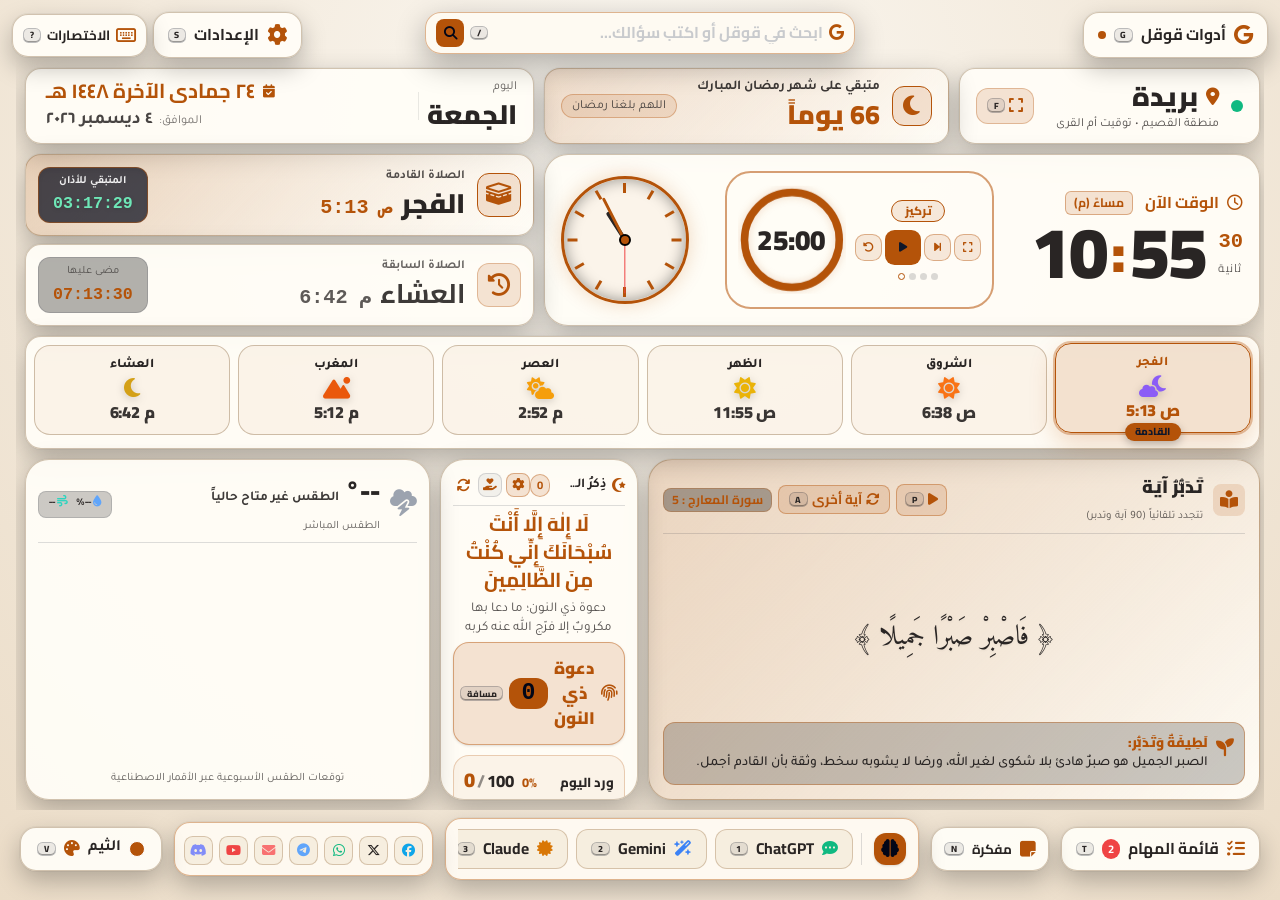
<file: index.html>
<!DOCTYPE html>
<html lang="ar" dir="rtl">
<head>
  <meta charset="UTF-8">
  <meta name="viewport" content="width=device-width, initial-scale=1.0">
  <title>New Tab Smart</title>
  
  <link rel="icon" href="data:image/svg+xml,%3Csvg xmlns='http://www.w3.org/2000/svg' viewBox='0 0 100 100'%3E%3Ctext y='.9em' font-size='90'%3E%F0%9F%95%8C%3C/text%3E%3C/svg%3E">

  <!-- Offline-First Performance & Icon Fallback Engine (v2.0.0) -->
  <link rel="stylesheet" href="offline-icons.css">

  <!-- Google Fonts (Asynchronous / Non-Blocking) -->
  <link rel="preconnect" href="https://fonts.googleapis.com">
  <link rel="preconnect" href="https://fonts.gstatic.com" crossorigin>
  <link id="googleFontsLink" href="https://fonts.googleapis.com/css2?family=Amiri+Quran&family=Amiri:wght@400;700&family=Cairo:wght@400;600;700;800;900&family=Tajawal:wght@400;500;700;800;900&display=swap" rel="stylesheet">
  
  <!-- Pre-compiled Static Tailwind CSS (Zero Runtime JIT Overhead) -->
  <style id="tailwind-static">
*, ::before, ::after{--tw-border-spacing-x:0;--tw-border-spacing-y:0;--tw-translate-x:0;--tw-translate-y:0;--tw-rotate:0;--tw-skew-x:0;--tw-skew-y:0;--tw-scale-x:1;--tw-scale-y:1;--tw-pan-x: ;--tw-pan-y: ;--tw-pinch-zoom: ;--tw-scroll-snap-strictness:proximity;--tw-gradient-from-position: ;--tw-gradient-via-position: ;--tw-gradient-to-position: ;--tw-ordinal: ;--tw-slashed-zero: ;--tw-numeric-figure: ;--tw-numeric-spacing: ;--tw-numeric-fraction: ;--tw-ring-inset: ;--tw-ring-offset-width:0px;--tw-ring-offset-color:#fff;--tw-ring-color:rgb(59 130 246 / 0.5);--tw-ring-offset-shadow:0 0 #0000;--tw-ring-shadow:0 0 #0000;--tw-shadow:0 0 #0000;--tw-shadow-colored:0 0 #0000;--tw-blur: ;--tw-brightness: ;--tw-contrast: ;--tw-grayscale: ;--tw-hue-rotate: ;--tw-invert: ;--tw-saturate: ;--tw-sepia: ;--tw-drop-shadow: ;--tw-backdrop-blur: ;--tw-backdrop-brightness: ;--tw-backdrop-contrast: ;--tw-backdrop-grayscale: ;--tw-backdrop-hue-rotate: ;--tw-backdrop-invert: ;--tw-backdrop-opacity: ;--tw-backdrop-saturate: ;--tw-backdrop-sepia: ;--tw-contain-size: ;--tw-contain-layout: ;--tw-contain-paint: ;--tw-contain-style: }::backdrop{--tw-border-spacing-x:0;--tw-border-spacing-y:0;--tw-translate-x:0;--tw-translate-y:0;--tw-rotate:0;--tw-skew-x:0;--tw-skew-y:0;--tw-scale-x:1;--tw-scale-y:1;--tw-pan-x: ;--tw-pan-y: ;--tw-pinch-zoom: ;--tw-scroll-snap-strictness:proximity;--tw-gradient-from-position: ;--tw-gradient-via-position: ;--tw-gradient-to-position: ;--tw-ordinal: ;--tw-slashed-zero: ;--tw-numeric-figure: ;--tw-numeric-spacing: ;--tw-numeric-fraction: ;--tw-ring-inset: ;--tw-ring-offset-width:0px;--tw-ring-offset-color:#fff;--tw-ring-color:rgb(59 130 246 / 0.5);--tw-ring-offset-shadow:0 0 #0000;--tw-ring-shadow:0 0 #0000;--tw-shadow:0 0 #0000;--tw-shadow-colored:0 0 #0000;--tw-blur: ;--tw-brightness: ;--tw-contrast: ;--tw-grayscale: ;--tw-hue-rotate: ;--tw-invert: ;--tw-saturate: ;--tw-sepia: ;--tw-drop-shadow: ;--tw-backdrop-blur: ;--tw-backdrop-brightness: ;--tw-backdrop-contrast: ;--tw-backdrop-grayscale: ;--tw-backdrop-hue-rotate: ;--tw-backdrop-invert: ;--tw-backdrop-opacity: ;--tw-backdrop-saturate: ;--tw-backdrop-sepia: ;--tw-contain-size: ;--tw-contain-layout: ;--tw-contain-paint: ;--tw-contain-style: }*,::after,::before{box-sizing:border-box;border-width:0;border-style:solid;border-color:#e5e7eb}::after,::before{--tw-content:''}:host,html{line-height:1.5;-webkit-text-size-adjust:100%;-moz-tab-size:4;tab-size:4;font-family:ui-sans-serif, system-ui, sans-serif, "Apple Color Emoji", "Segoe UI Emoji", "Segoe UI Symbol", "Noto Color Emoji";font-feature-settings:normal;font-variation-settings:normal;-webkit-tap-highlight-color:transparent}body{margin:0;line-height:inherit}hr{height:0;color:inherit;border-top-width:1px}abbr:where([title]){-webkit-text-decoration:underline dotted;text-decoration:underline dotted}h1,h2,h3,h4,h5,h6{font-size:inherit;font-weight:inherit}a{color:inherit;text-decoration:inherit}b,strong{font-weight:bolder}code,kbd,pre,samp{font-family:ui-monospace, SFMono-Regular, Menlo, Monaco, Consolas, "Liberation Mono", "Courier New", monospace;font-feature-settings:normal;font-variation-settings:normal;font-size:1em}small{font-size:80%}sub,sup{font-size:75%;line-height:0;position:relative;vertical-align:baseline}sub{bottom:-.25em}sup{top:-.5em}table{text-indent:0;border-color:inherit;border-collapse:collapse}button,input,optgroup,select,textarea{font-family:inherit;font-feature-settings:inherit;font-variation-settings:inherit;font-size:100%;font-weight:inherit;line-height:inherit;letter-spacing:inherit;color:inherit;margin:0;padding:0}button,select{text-transform:none}button,input:where([type=button]),input:where([type=reset]),input:where([type=submit]){-webkit-appearance:button;background-color:transparent;background-image:none}:-moz-focusring{outline:auto}:-moz-ui-invalid{box-shadow:none}progress{vertical-align:baseline}::-webkit-inner-spin-button,::-webkit-outer-spin-button{height:auto}[type=search]{-webkit-appearance:textfield;outline-offset:-2px}::-webkit-search-decoration{-webkit-appearance:none}::-webkit-file-upload-button{-webkit-appearance:button;font:inherit}summary{display:list-item}blockquote,dd,dl,figure,h1,h2,h3,h4,h5,h6,hr,p,pre{margin:0}fieldset{margin:0;padding:0}legend{padding:0}menu,ol,ul{list-style:none;margin:0;padding:0}dialog{padding:0}textarea{resize:vertical}input::placeholder,textarea::placeholder{opacity:1;color:#9ca3af}[role=button],button{cursor:pointer}:disabled{cursor:default}audio,canvas,embed,iframe,img,object,svg,video{display:block;vertical-align:middle}img,video{max-width:100%;height:auto}[hidden]:where(:not([hidden=until-found])){display:none}.sr-only{position:absolute;width:1px;height:1px;padding:0;margin:-1px;overflow:hidden;clip:rect(0, 0, 0, 0);white-space:nowrap;border-width:0}.fixed{position:fixed}.absolute{position:absolute}.relative{position:relative}.inset-0{inset:0px}.-top-2\.5{top:-0.625rem}.bottom-20{bottom:5rem}.left-1\/2{left:50%}.left-3{left:0.75rem}.right-3{right:0.75rem}.top-14{top:3.5rem}.top-2\.5{top:0.625rem}.top-24{top:6rem}.top-3{top:0.75rem}.z-10{z-index:10}.z-20{z-index:20}.z-30{z-index:30}.z-40{z-index:40}.z-50{z-index:50}.z-\[60\]{z-index:60}.col-span-2{grid-column:span 2 / span 2}.col-span-3{grid-column:span 3 / span 3}.col-span-4{grid-column:span 4 / span 4}.col-span-5{grid-column:span 5 / span 5}.col-span-6{grid-column:span 6 / span 6}.col-span-7{grid-column:span 7 / span 7}.mx-1{margin-left:0.25rem;margin-right:0.25rem}.mx-2{margin-left:0.5rem;margin-right:0.5rem}.my-1{margin-top:0.25rem;margin-bottom:0.25rem}.my-2{margin-top:0.5rem;margin-bottom:0.5rem}.my-auto{margin-top:auto;margin-bottom:auto}.mb-0\.5{margin-bottom:0.125rem}.mb-1{margin-bottom:0.25rem}.mb-1\.5{margin-bottom:0.375rem}.mb-2{margin-bottom:0.5rem}.mb-2\.5{margin-bottom:0.625rem}.mb-3{margin-bottom:0.75rem}.mb-4{margin-bottom:1rem}.ml-0\.5{margin-left:0.125rem}.ml-1{margin-left:0.25rem}.ml-2{margin-left:0.5rem}.ml-3{margin-left:0.75rem}.mr-1{margin-right:0.25rem}.mt-0\.5{margin-top:0.125rem}.mt-1{margin-top:0.25rem}.mt-1\.5{margin-top:0.375rem}.mt-2{margin-top:0.5rem}.mt-2\.5{margin-top:0.625rem}.mt-3{margin-top:0.75rem}.mt-4{margin-top:1rem}.line-clamp-2{overflow:hidden;display:-webkit-box;-webkit-box-orient:vertical;-webkit-line-clamp:2}.block{display:block}.inline-block{display:inline-block}.flex{display:flex}.inline-flex{display:inline-flex}.grid{display:grid}.hidden{display:none}.h-1\.5{height:0.375rem}.h-10{height:2.5rem}.h-11{height:2.75rem}.h-2{height:0.5rem}.h-3{height:0.75rem}.h-3\.5{height:0.875rem}.h-4{height:1rem}.h-5{height:1.25rem}.h-6{height:1.5rem}.h-7{height:1.75rem}.h-8{height:2rem}.h-9{height:2.25rem}.h-\[74px\]{height:74px}.h-\[calc\(100vh-84px\)\]{height:calc(100vh - 84px)}.h-screen{height:100vh}.max-h-24{max-height:6rem}.max-h-44{max-height:11rem}.max-h-56{max-height:14rem}.max-h-64{max-height:16rem}.max-h-\[80vh\]{max-height:80vh}.max-h-\[82vh\]{max-height:82vh}.max-h-\[85vh\]{max-height:85vh}.min-h-0{min-height:0px}.w-10{width:2.5rem}.w-11{width:2.75rem}.w-12{width:3rem}.w-2{width:0.5rem}.w-20{width:5rem}.w-3{width:0.75rem}.w-3\.5{width:0.875rem}.w-32{width:8rem}.w-4{width:1rem}.w-5{width:1.25rem}.w-6{width:1.5rem}.w-7{width:1.75rem}.w-72{width:18rem}.w-8{width:2rem}.w-80{width:20rem}.w-9{width:2.25rem}.w-\[1px\]{width:1px}.w-\[min\(430px\2c 42vw\)\]{width:min(430px,42vw)}.w-full{width:100%}.w-screen{width:100vw}.min-w-0{min-width:0px}.max-w-\[170px\]{max-width:170px}.max-w-\[185px\]{max-width:185px}.max-w-\[92vw\]{max-width:92vw}.max-w-\[95vw\]{max-width:95vw}.flex-1{flex:1 1 0%}.flex-shrink-0{flex-shrink:0}.flex-grow{flex-grow:1}.-translate-x-1\/2{--tw-translate-x:-50%;transform:translate(var(--tw-translate-x), var(--tw-translate-y)) rotate(var(--tw-rotate)) skewX(var(--tw-skew-x)) skewY(var(--tw-skew-y)) scaleX(var(--tw-scale-x)) scaleY(var(--tw-scale-y))}@keyframes pulse{50%{opacity:.5}}.animate-pulse{animation:pulse 2s cubic-bezier(0.4, 0, 0.6, 1) infinite}.cursor-help{cursor:help}.cursor-not-allowed{cursor:not-allowed}.cursor-ns-resize{cursor:ns-resize}.cursor-pointer{cursor:pointer}.resize{resize:both}.grid-cols-1{grid-template-columns:repeat(1, minmax(0, 1fr))}.grid-cols-12{grid-template-columns:repeat(12, minmax(0, 1fr))}.grid-cols-2{grid-template-columns:repeat(2, minmax(0, 1fr))}.grid-cols-3{grid-template-columns:repeat(3, minmax(0, 1fr))}.grid-cols-5{grid-template-columns:repeat(5, minmax(0, 1fr))}.grid-cols-6{grid-template-columns:repeat(6, minmax(0, 1fr))}.grid-cols-7{grid-template-columns:repeat(7, minmax(0, 1fr))}.grid-rows-2{grid-template-rows:repeat(2, minmax(0, 1fr))}.flex-col{flex-direction:column}.flex-wrap{flex-wrap:wrap}.flex-nowrap{flex-wrap:nowrap}.items-start{align-items:flex-start}.items-center{align-items:center}.items-baseline{align-items:baseline}.items-stretch{align-items:stretch}.justify-end{justify-content:flex-end}.justify-center{justify-content:center}.justify-between{justify-content:space-between}.gap-1{gap:0.25rem}.gap-1\.5{gap:0.375rem}.gap-2{gap:0.5rem}.gap-2\.5{gap:0.625rem}.gap-3{gap:0.75rem}.gap-x-3{column-gap:0.75rem}.gap-y-1{row-gap:0.25rem}.space-y-1 > :not([hidden]) ~ :not([hidden]){--tw-space-y-reverse:0;margin-top:calc(0.25rem * calc(1 - var(--tw-space-y-reverse)));margin-bottom:calc(0.25rem * var(--tw-space-y-reverse))}.space-y-1\.5 > :not([hidden]) ~ :not([hidden]){--tw-space-y-reverse:0;margin-top:calc(0.375rem * calc(1 - var(--tw-space-y-reverse)));margin-bottom:calc(0.375rem * var(--tw-space-y-reverse))}.space-y-2 > :not([hidden]) ~ :not([hidden]){--tw-space-y-reverse:0;margin-top:calc(0.5rem * calc(1 - var(--tw-space-y-reverse)));margin-bottom:calc(0.5rem * var(--tw-space-y-reverse))}.space-y-2\.5 > :not([hidden]) ~ :not([hidden]){--tw-space-y-reverse:0;margin-top:calc(0.625rem * calc(1 - var(--tw-space-y-reverse)));margin-bottom:calc(0.625rem * var(--tw-space-y-reverse))}.overflow-hidden{overflow:hidden}.overflow-x-auto{overflow-x:auto}.overflow-y-auto{overflow-y:auto}.truncate{overflow:hidden;text-overflow:ellipsis;white-space:nowrap}.whitespace-nowrap{white-space:nowrap}.rounded{border-radius:0.25rem}.rounded-2xl{border-radius:1rem}.rounded-3xl{border-radius:1.5rem}.rounded-full{border-radius:9999px}.rounded-lg{border-radius:0.5rem}.rounded-md{border-radius:0.375rem}.rounded-xl{border-radius:0.75rem}.border{border-width:1px}.border-0{border-width:0px}.border-b{border-bottom-width:1px}.border-l{border-left-width:1px}.border-r-4{border-right-width:4px}.border-t{border-top-width:1px}.border-accent{--tw-border-opacity:1;border-color:rgb(var(--accent-rgb) / var(--tw-border-opacity, 1))}.border-accent\/20{border-color:rgb(var(--accent-rgb) / 0.2)}.border-accent\/30{border-color:rgb(var(--accent-rgb) / 0.3)}.border-accent\/40{border-color:rgb(var(--accent-rgb) / 0.4)}.border-accent\/50{border-color:rgb(var(--accent-rgb) / 0.5)}.border-amber-500\/30{border-color:rgb(245 158 11 / 0.3)}.border-amber-600\/40{border-color:rgb(217 119 6 / 0.4)}.border-blue-500\/40{border-color:rgb(59 130 246 / 0.4)}.border-cyan-500\/30{border-color:rgb(6 182 212 / 0.3)}.border-emerald-500\/30{border-color:rgb(16 185 129 / 0.3)}.border-purple-500\/30{border-color:rgb(168 85 247 / 0.3)}.border-red-500\/40{border-color:rgb(239 68 68 / 0.4)}.border-slate-500\/30{border-color:rgb(100 116 139 / 0.3)}.border-white{--tw-border-opacity:1;border-color:rgb(255 255 255 / var(--tw-border-opacity, 1))}.border-white\/10{border-color:rgb(255 255 255 / 0.1)}.border-white\/20{border-color:rgb(255 255 255 / 0.2)}.border-white\/5{border-color:rgb(255 255 255 / 0.05)}.border-r-accent{--tw-border-opacity:1;border-right-color:rgb(var(--accent-rgb) / var(--tw-border-opacity, 1))}.bg-accent{--tw-bg-opacity:1;background-color:rgb(var(--accent-rgb) / var(--tw-bg-opacity, 1))}.bg-amber-100\/40{background-color:rgb(254 243 199 / 0.4)}.bg-amber-400{--tw-bg-opacity:1;background-color:rgb(251 191 36 / var(--tw-bg-opacity, 1))}.bg-amber-700{--tw-bg-opacity:1;background-color:rgb(180 83 9 / var(--tw-bg-opacity, 1))}.bg-black\/20{background-color:rgb(0 0 0 / 0.2)}.bg-black\/25{background-color:rgb(0 0 0 / 0.25)}.bg-black\/30{background-color:rgb(0 0 0 / 0.3)}.bg-blue-600{--tw-bg-opacity:1;background-color:rgb(37 99 235 / var(--tw-bg-opacity, 1))}.bg-cyan-400{--tw-bg-opacity:1;background-color:rgb(34 211 238 / var(--tw-bg-opacity, 1))}.bg-emerald-400{--tw-bg-opacity:1;background-color:rgb(52 211 153 / var(--tw-bg-opacity, 1))}.bg-emerald-500{--tw-bg-opacity:1;background-color:rgb(16 185 129 / var(--tw-bg-opacity, 1))}.bg-purple-400{--tw-bg-opacity:1;background-color:rgb(192 132 252 / var(--tw-bg-opacity, 1))}.bg-red-500{--tw-bg-opacity:1;background-color:rgb(239 68 68 / var(--tw-bg-opacity, 1))}.bg-red-500\/10{background-color:rgb(239 68 68 / 0.1)}.bg-slate-200{--tw-bg-opacity:1;background-color:rgb(226 232 240 / var(--tw-bg-opacity, 1))}.bg-slate-950\/70{background-color:rgb(2 6 23 / 0.7)}.bg-transparent{background-color:transparent}.bg-white\/10{background-color:rgb(255 255 255 / 0.1)}.bg-white\/20{background-color:rgb(255 255 255 / 0.2)}.bg-white\/30{background-color:rgb(255 255 255 / 0.3)}.bg-white\/5{background-color:rgb(255 255 255 / 0.05)}.p-1{padding:0.25rem}.p-2{padding:0.5rem}.p-2\.5{padding:0.625rem}.p-3{padding:0.75rem}.p-3\.5{padding:0.875rem}.p-4{padding:1rem}.p-5{padding:1.25rem}.px-1{padding-left:0.25rem;padding-right:0.25rem}.px-1\.5{padding-left:0.375rem;padding-right:0.375rem}.px-2{padding-left:0.5rem;padding-right:0.5rem}.px-2\.5{padding-left:0.625rem;padding-right:0.625rem}.px-3{padding-left:0.75rem;padding-right:0.75rem}.px-3\.5{padding-left:0.875rem;padding-right:0.875rem}.px-4{padding-left:1rem;padding-right:1rem}.px-5{padding-left:1.25rem;padding-right:1.25rem}.px-8{padding-left:2rem;padding-right:2rem}.py-0\.5{padding-top:0.125rem;padding-bottom:0.125rem}.py-1{padding-top:0.25rem;padding-bottom:0.25rem}.py-1\.5{padding-top:0.375rem;padding-bottom:0.375rem}.py-2{padding-top:0.5rem;padding-bottom:0.5rem}.py-2\.5{padding-top:0.625rem;padding-bottom:0.625rem}.py-3{padding-top:0.75rem;padding-bottom:0.75rem}.py-4{padding-top:1rem;padding-bottom:1rem}.pb-1\.5{padding-bottom:0.375rem}.pb-2{padding-bottom:0.5rem}.pb-2\.5{padding-bottom:0.625rem}.pb-3{padding-bottom:0.75rem}.pl-1{padding-left:0.25rem}.pl-3{padding-left:0.75rem}.pr-0\.5{padding-right:0.125rem}.pr-1{padding-right:0.25rem}.pt-1{padding-top:0.25rem}.pt-12{padding-top:3rem}.pt-2{padding-top:0.5rem}.pt-3{padding-top:0.75rem}.text-left{text-align:left}.text-center{text-align:center}.text-right{text-align:right}.font-cairo{font-family:Cairo, sans-serif}.font-mono{font-family:ui-monospace, SFMono-Regular, Menlo, Monaco, Consolas, "Liberation Mono", "Courier New", monospace}.font-quran{font-family:"Amiri Quran", Amiri, serif}.font-tajawal{font-family:Tajawal, sans-serif}.text-2xl{font-size:1.5rem;line-height:2rem}.text-5xl{font-size:3rem;line-height:1}.text-6xl{font-size:3.75rem;line-height:1}.text-\[10px\]{font-size:10px}.text-\[11px\]{font-size:11px}.text-\[12px\]{font-size:12px}.text-\[9px\]{font-size:9px}.text-base{font-size:1rem;line-height:1.5rem}.text-lg{font-size:1.125rem;line-height:1.75rem}.text-sm{font-size:0.875rem;line-height:1.25rem}.text-xl{font-size:1.25rem;line-height:1.75rem}.text-xs{font-size:0.75rem;line-height:1rem}.font-black{font-weight:900}.font-bold{font-weight:700}.font-extrabold{font-weight:800}.font-medium{font-weight:500}.font-semibold{font-weight:600}.uppercase{text-transform:uppercase}.leading-none{line-height:1}.leading-relaxed{line-height:1.625}.leading-snug{line-height:1.375}.leading-tight{line-height:1.25}.tracking-tight{letter-spacing:-0.025em}.tracking-widest{letter-spacing:0.1em}.text-accent{--tw-text-opacity:1;color:rgb(var(--accent-rgb) / var(--tw-text-opacity, 1))}.text-accent\/60{color:rgb(var(--accent-rgb) / 0.6)}.text-amber-400{--tw-text-opacity:1;color:rgb(251 191 36 / var(--tw-text-opacity, 1))}.text-amber-500{--tw-text-opacity:1;color:rgb(245 158 11 / var(--tw-text-opacity, 1))}.text-amber-600{--tw-text-opacity:1;color:rgb(217 119 6 / var(--tw-text-opacity, 1))}.text-amber-800{--tw-text-opacity:1;color:rgb(146 64 14 / var(--tw-text-opacity, 1))}.text-blue-400{--tw-text-opacity:1;color:rgb(96 165 250 / var(--tw-text-opacity, 1))}.text-blue-500{--tw-text-opacity:1;color:rgb(59 130 246 / var(--tw-text-opacity, 1))}.text-blue-600{--tw-text-opacity:1;color:rgb(37 99 235 / var(--tw-text-opacity, 1))}.text-cyan-400{--tw-text-opacity:1;color:rgb(34 211 238 / var(--tw-text-opacity, 1))}.text-cyan-500{--tw-text-opacity:1;color:rgb(6 182 212 / var(--tw-text-opacity, 1))}.text-emerald-300{--tw-text-opacity:1;color:rgb(110 231 183 / var(--tw-text-opacity, 1))}.text-emerald-400{--tw-text-opacity:1;color:rgb(52 211 153 / var(--tw-text-opacity, 1))}.text-emerald-500{--tw-text-opacity:1;color:rgb(16 185 129 / var(--tw-text-opacity, 1))}.text-gray-400{--tw-text-opacity:1;color:rgb(156 163 175 / var(--tw-text-opacity, 1))}.text-green-500{--tw-text-opacity:1;color:rgb(34 197 94 / var(--tw-text-opacity, 1))}.text-indigo-400{--tw-text-opacity:1;color:rgb(129 140 248 / var(--tw-text-opacity, 1))}.text-indigo-500{--tw-text-opacity:1;color:rgb(99 102 241 / var(--tw-text-opacity, 1))}.text-lime-500{--tw-text-opacity:1;color:rgb(132 204 22 / var(--tw-text-opacity, 1))}.text-orange-500{--tw-text-opacity:1;color:rgb(249 115 22 / var(--tw-text-opacity, 1))}.text-pink-500{--tw-text-opacity:1;color:rgb(236 72 153 / var(--tw-text-opacity, 1))}.text-purple-500{--tw-text-opacity:1;color:rgb(168 85 247 / var(--tw-text-opacity, 1))}.text-red-400{--tw-text-opacity:1;color:rgb(248 113 113 / var(--tw-text-opacity, 1))}.text-red-500{--tw-text-opacity:1;color:rgb(239 68 68 / var(--tw-text-opacity, 1))}.text-sky-300{--tw-text-opacity:1;color:rgb(125 211 252 / var(--tw-text-opacity, 1))}.text-sky-400{--tw-text-opacity:1;color:rgb(56 189 248 / var(--tw-text-opacity, 1))}.text-sky-500{--tw-text-opacity:1;color:rgb(14 165 233 / var(--tw-text-opacity, 1))}.text-slate-950{--tw-text-opacity:1;color:rgb(2 6 23 / var(--tw-text-opacity, 1))}.text-teal-400{--tw-text-opacity:1;color:rgb(45 212 191 / var(--tw-text-opacity, 1))}.text-teal-500{--tw-text-opacity:1;color:rgb(20 184 166 / var(--tw-text-opacity, 1))}.text-transparent{color:transparent}.text-violet-500{--tw-text-opacity:1;color:rgb(139 92 246 / var(--tw-text-opacity, 1))}.text-white{--tw-text-opacity:1;color:rgb(255 255 255 / var(--tw-text-opacity, 1))}.text-white\/90{color:rgb(255 255 255 / 0.9)}.text-yellow-400{--tw-text-opacity:1;color:rgb(250 204 21 / var(--tw-text-opacity, 1))}.text-yellow-500{--tw-text-opacity:1;color:rgb(234 179 8 / var(--tw-text-opacity, 1))}.accent-accent{accent-color:rgb(var(--accent-rgb) / 1)}.opacity-40{opacity:0.4}.opacity-50{opacity:0.5}.opacity-55{opacity:0.55}.opacity-60{opacity:0.6}.opacity-65{opacity:0.65}.opacity-70{opacity:0.7}.opacity-75{opacity:0.75}.opacity-80{opacity:0.8}.opacity-85{opacity:0.85}.opacity-90{opacity:0.9}.shadow{--tw-shadow:0 1px 3px 0 rgb(0 0 0 / 0.1), 0 1px 2px -1px rgb(0 0 0 / 0.1);--tw-shadow-colored:0 1px 3px 0 var(--tw-shadow-color), 0 1px 2px -1px var(--tw-shadow-color);box-shadow:var(--tw-ring-offset-shadow, 0 0 #0000), var(--tw-ring-shadow, 0 0 #0000), var(--tw-shadow)}.shadow-inner{--tw-shadow:inset 0 2px 4px 0 rgb(0 0 0 / 0.05);--tw-shadow-colored:inset 0 2px 4px 0 var(--tw-shadow-color);box-shadow:var(--tw-ring-offset-shadow, 0 0 #0000), var(--tw-ring-shadow, 0 0 #0000), var(--tw-shadow)}.shadow-lg{--tw-shadow:0 10px 15px -3px rgb(0 0 0 / 0.1), 0 4px 6px -4px rgb(0 0 0 / 0.1);--tw-shadow-colored:0 10px 15px -3px var(--tw-shadow-color), 0 4px 6px -4px var(--tw-shadow-color);box-shadow:var(--tw-ring-offset-shadow, 0 0 #0000), var(--tw-ring-shadow, 0 0 #0000), var(--tw-shadow)}.shadow-xl{--tw-shadow:0 20px 25px -5px rgb(0 0 0 / 0.1), 0 8px 10px -6px rgb(0 0 0 / 0.1);--tw-shadow-colored:0 20px 25px -5px var(--tw-shadow-color), 0 8px 10px -6px var(--tw-shadow-color);box-shadow:var(--tw-ring-offset-shadow, 0 0 #0000), var(--tw-ring-shadow, 0 0 #0000), var(--tw-shadow)}.ring{--tw-ring-offset-shadow:var(--tw-ring-inset) 0 0 0 var(--tw-ring-offset-width) var(--tw-ring-offset-color);--tw-ring-shadow:var(--tw-ring-inset) 0 0 0 calc(3px + var(--tw-ring-offset-width)) var(--tw-ring-color);box-shadow:var(--tw-ring-offset-shadow), var(--tw-ring-shadow), var(--tw-shadow, 0 0 #0000)}.drop-shadow{--tw-drop-shadow:drop-shadow(0 1px 2px rgb(0 0 0 / 0.1)) drop-shadow(0 1px 1px rgb(0 0 0 / 0.06));filter:var(--tw-blur) var(--tw-brightness) var(--tw-contrast) var(--tw-grayscale) var(--tw-hue-rotate) var(--tw-invert) var(--tw-saturate) var(--tw-sepia) var(--tw-drop-shadow)}.drop-shadow-sm{--tw-drop-shadow:drop-shadow(0 1px 1px rgb(0 0 0 / 0.05));filter:var(--tw-blur) var(--tw-brightness) var(--tw-contrast) var(--tw-grayscale) var(--tw-hue-rotate) var(--tw-invert) var(--tw-saturate) var(--tw-sepia) var(--tw-drop-shadow)}.backdrop-blur-\[2px\]{--tw-backdrop-blur:blur(2px);-webkit-backdrop-filter:var(--tw-backdrop-blur) var(--tw-backdrop-brightness) var(--tw-backdrop-contrast) var(--tw-backdrop-grayscale) var(--tw-backdrop-hue-rotate) var(--tw-backdrop-invert) var(--tw-backdrop-opacity) var(--tw-backdrop-saturate) var(--tw-backdrop-sepia);backdrop-filter:var(--tw-backdrop-blur) var(--tw-backdrop-brightness) var(--tw-backdrop-contrast) var(--tw-backdrop-grayscale) var(--tw-backdrop-hue-rotate) var(--tw-backdrop-invert) var(--tw-backdrop-opacity) var(--tw-backdrop-saturate) var(--tw-backdrop-sepia)}.transition{transition-property:color, background-color, border-color, fill, stroke, opacity, box-shadow, transform, filter, -webkit-text-decoration-color, -webkit-backdrop-filter;transition-property:color, background-color, border-color, text-decoration-color, fill, stroke, opacity, box-shadow, transform, filter, backdrop-filter;transition-property:color, background-color, border-color, text-decoration-color, fill, stroke, opacity, box-shadow, transform, filter, backdrop-filter, -webkit-text-decoration-color, -webkit-backdrop-filter;transition-timing-function:cubic-bezier(0.4, 0, 0.2, 1);transition-duration:150ms}.transition-opacity{transition-property:opacity;transition-timing-function:cubic-bezier(0.4, 0, 0.2, 1);transition-duration:150ms}.duration-300{transition-duration:300ms}.hover\:border-accent\/40:hover{border-color:rgb(var(--accent-rgb) / 0.4)}.hover\:bg-accent:hover{--tw-bg-opacity:1;background-color:rgb(var(--accent-rgb) / var(--tw-bg-opacity, 1))}.hover\:bg-accent\/30:hover{background-color:rgb(var(--accent-rgb) / 0.3)}.hover\:bg-amber-100\/60:hover{background-color:rgb(254 243 199 / 0.6)}.hover\:bg-red-500\/25:hover{background-color:rgb(239 68 68 / 0.25)}.hover\:bg-white\/10:hover{background-color:rgb(255 255 255 / 0.1)}.hover\:bg-white\/20:hover{background-color:rgb(255 255 255 / 0.2)}.hover\:bg-white\/30:hover{background-color:rgb(255 255 255 / 0.3)}.hover\:text-red-400:hover{--tw-text-opacity:1;color:rgb(248 113 113 / var(--tw-text-opacity, 1))}.hover\:text-slate-950:hover{--tw-text-opacity:1;color:rgb(2 6 23 / var(--tw-text-opacity, 1))}.hover\:opacity-100:hover{opacity:1}.hover\:opacity-80:hover{opacity:0.8}.hover\:opacity-90:hover{opacity:0.9}.focus\:border-accent:focus{--tw-border-opacity:1;border-color:rgb(var(--accent-rgb) / var(--tw-border-opacity, 1))}.focus\:outline-none:focus{outline:2px solid transparent;outline-offset:2px}.active\:scale-95:active{--tw-scale-x:.95;--tw-scale-y:.95;transform:translate(var(--tw-translate-x), var(--tw-translate-y)) rotate(var(--tw-rotate)) skewX(var(--tw-skew-x)) skewY(var(--tw-skew-y)) scaleX(var(--tw-scale-x)) scaleY(var(--tw-scale-y))}.disabled\:opacity-40:disabled{opacity:0.4}.group:hover .group-hover\:bg-accent{--tw-bg-opacity:1;background-color:rgb(var(--accent-rgb) / var(--tw-bg-opacity, 1))}.peer:checked ~ .peer-checked\:border-accent{--tw-border-opacity:1;border-color:rgb(var(--accent-rgb) / var(--tw-border-opacity, 1))}.peer:checked ~ .peer-checked\:bg-accent{--tw-bg-opacity:1;background-color:rgb(var(--accent-rgb) / var(--tw-bg-opacity, 1))}.peer:checked ~ .peer-checked\:text-slate-950{--tw-text-opacity:1;color:rgb(2 6 23 / var(--tw-text-opacity, 1))}@media (min-width: 640px){.sm\:inline{display:inline}.sm\:flex-grow-0{flex-grow:0}}@media (min-width: 768px){.md\:inline{display:inline}.md\:flex{display:flex}.md\:hidden{display:none}}@media (min-width: 1024px){.lg\:w-96{width:24rem}.lg\:w-\[420px\]{width:420px}.lg\:w-\[450px\]{width:450px}.lg\:p-4{padding:1rem}.lg\:text-2xl{font-size:1.5rem;line-height:2rem}.lg\:text-3xl{font-size:1.875rem;line-height:2.25rem}.lg\:text-6xl{font-size:3.75rem;line-height:1}.lg\:text-7xl{font-size:4.5rem;line-height:1}.lg\:text-base{font-size:1rem;line-height:1.5rem}.lg\:text-lg{font-size:1.125rem;line-height:1.75rem}.lg\:text-sm{font-size:0.875rem;line-height:1.25rem}}@media (min-width: 1280px){.xl\:inline{display:inline}.xl\:w-80{width:20rem}.xl\:text-7xl{font-size:4.5rem;line-height:1}.xl\:text-8xl{font-size:6rem;line-height:1}}
</style>
  
  <!-- Font Awesome 6.5.1 -->
  <link rel="stylesheet" href="https://cdnjs.cloudflare.com/ajax/libs/font-awesome/6.5.1/css/all.min.css">

  <style>
    /* 1. Theme Gold (الملكي الذهبي) - default theme and shared dark tokens */
    :root,
    body.theme-gold {
      --accent-color: #f59e0b;
      --accent-rgb: 245 158 11;
      --glow-color: rgba(245, 158, 11, 0.35);
      --bg-gradient: radial-gradient(circle at 50% 15%, #1f1708 0%, #080604 100%);
      --panel-bg: rgba(22, 17, 9, 0.94);
      --panel-border: rgba(245, 158, 11, 0.25);
      --card-subtle-bg: rgba(245, 158, 11, 0.05);
      --dock-bg: rgba(26, 20, 11, 0.92);
      --dock-border: rgba(245, 158, 11, 0.3);
      --dock-pill-bg: rgba(245, 158, 11, 0.14);
      --dock-pill-text: #fef3c7;
      --dock-pill-border: rgba(245, 158, 11, 0.35);
      --text-main: #f8fafc;
      --clock-num-color: #ffffff;
      --modal-bg: rgba(20, 15, 8, 0.97);
    }

    /* 2. Theme Emerald (الزمردي الإسلامي) */
    body.theme-emerald {
      --accent-color: #10b981;
      --accent-rgb: 16 185 129;
      --glow-color: rgba(16, 185, 129, 0.35);
      --bg-gradient: radial-gradient(circle at 50% 15%, #05291d 0%, #020d09 100%);
      --panel-bg: rgba(6, 32, 23, 0.94);
      --panel-border: rgba(16, 185, 129, 0.25);
      --card-subtle-bg: rgba(16, 185, 129, 0.05);
      --dock-bg: rgba(8, 38, 28, 0.92);
      --dock-border: rgba(16, 185, 129, 0.3);
      --dock-pill-bg: rgba(16, 185, 129, 0.14);
      --dock-pill-text: #d1fae5;
      --dock-pill-border: rgba(16, 185, 129, 0.35);
      --modal-bg: rgba(5, 28, 20, 0.97);
    }

    /* 3. Theme Sapphire (الأزرق الليلي) */
    body.theme-sapphire {
      --accent-color: #38bdf8;
      --accent-rgb: 56 189 248;
      --glow-color: rgba(56, 189, 248, 0.35);
      --bg-gradient: radial-gradient(circle at 50% 15%, #0c2545 0%, #030d1a 100%);
      --panel-bg: rgba(11, 29, 54, 0.94);
      --panel-border: rgba(56, 189, 248, 0.25);
      --card-subtle-bg: rgba(56, 189, 248, 0.05);
      --dock-bg: rgba(14, 35, 64, 0.92);
      --dock-border: rgba(56, 189, 248, 0.3);
      --dock-pill-bg: rgba(56, 189, 248, 0.14);
      --dock-pill-text: #e0f2fe;
      --dock-pill-border: rgba(56, 189, 248, 0.35);
      --modal-bg: rgba(10, 26, 48, 0.97);
    }

    /* 4. Theme Amethyst (البنفسجي الملكي) */
    body.theme-amethyst {
      --accent-color: #c084fc;
      --accent-rgb: 192 132 252;
      --glow-color: rgba(192, 132, 252, 0.35);
      --bg-gradient: radial-gradient(circle at 50% 15%, #2b113e 0%, #0c0413 100%);
      --panel-bg: rgba(33, 14, 48, 0.94);
      --panel-border: rgba(192, 132, 252, 0.32);
      --card-subtle-bg: rgba(192, 132, 252, 0.05);
      --dock-bg: rgba(38, 17, 56, 0.92);
      --dock-border: rgba(192, 132, 252, 0.3);
      --dock-pill-bg: rgba(192, 132, 252, 0.14);
      --dock-pill-text: #f3e8ff;
      --dock-pill-border: rgba(192, 132, 252, 0.35);
      --modal-bg: rgba(28, 12, 42, 0.97);
    }

    /* 5. Theme OLED (الأسود الفخم) */
    body.theme-oled {
      --accent-color: #f1f5f9;
      --accent-rgb: 241 245 249;
      --glow-color: rgba(255, 255, 255, 0.2);
      --bg-gradient: radial-gradient(circle at 50% 15%, #111114 0%, #000000 100%);
      --panel-bg: rgba(16, 16, 18, 0.95);
      --panel-border: rgba(255, 255, 255, 0.20);
      --card-subtle-bg: rgba(255, 255, 255, 0.04);
      --dock-bg: rgba(18, 18, 20, 0.94);
      --dock-border: rgba(255, 255, 255, 0.18);
      --dock-pill-bg: rgba(255, 255, 255, 0.08);
      --dock-pill-text: #f1f5f9;
      --dock-pill-border: rgba(255, 255, 255, 0.22);
      --modal-bg: rgba(12, 12, 14, 0.98);
    }

    /* 6. Theme Light (الثيم الفاتح الصباحي) */
    body.theme-light {
      --accent-color: #2563eb;
      --accent-rgb: 37 99 235;
      --glow-color: rgba(37, 99, 235, 0.22);
      --bg-gradient: linear-gradient(135deg, #f8fafc 0%, #e2e8f0 100%);
      --panel-bg: rgba(255, 255, 255, 0.96);
      --panel-border: rgba(37, 99, 235, 0.26);
      --card-subtle-bg: rgba(37, 99, 235, 0.04);
      --dock-bg: rgba(255, 255, 255, 0.95);
      --dock-border: rgba(30, 64, 175, 0.34);
      --dock-pill-bg: #f1f5f9;
      --dock-pill-text: #0f172a;
      --dock-pill-border: rgba(15, 23, 42, 0.12);
      --text-main: #0f172a;
      --clock-num-color: #0f172a;
      --modal-bg: rgba(255, 255, 255, 0.98);
    }

    /* 7. Theme Beige (الثيم البيج الدافئ) */
    body.theme-beige {
      --accent-color: #b45309;
      --accent-rgb: 180 83 9;
      --glow-color: rgba(180, 83, 9, 0.22);
      --bg-gradient: radial-gradient(circle at 50% 15%, #fbf8f2 0%, #ebdcc7 100%);
      --panel-bg: rgba(255, 253, 247, 0.94);
      --panel-border: rgba(122, 82, 38, 0.34);
      --card-subtle-bg: rgba(180, 83, 9, 0.05);
      --dock-bg: rgba(254, 250, 242, 0.96);
      --dock-border: rgba(180, 83, 9, 0.42);
      --dock-pill-bg: #f6eedf;
      --dock-pill-text: #292524;
      --dock-pill-border: rgba(140, 95, 45, 0.30);
      --text-main: #292524;
      --clock-num-color: #292524;
      --modal-bg: rgba(255, 252, 246, 0.98);
    }

    html, body {
      margin: 0;
      padding: 0;
      width: 100vw;
      height: 100vh;
      overflow: hidden;
      background: var(--bg-gradient);
      color: var(--text-main);
      font-family: 'Cairo', sans-serif;
      user-select: none;
      transition: background 0.4s ease, color 0.4s ease;
    }

    /* Panel Styles */
    .tv-panel {
      background: var(--panel-bg);
      border: 1px solid var(--panel-border);
      box-shadow: 0 8px 22px rgba(0, 0, 0, 0.22);
      color: var(--text-main);
      transition: background-color 0.3s ease, border-color 0.3s ease, color 0.3s ease;
    }

    .tv-accent-panel {
      background: linear-gradient(135deg, rgb(var(--accent-rgb) / 0.16) 0%, var(--panel-bg) 100%);
      border: 1.5px solid rgb(var(--accent-rgb) / 0.5);
      box-shadow: 0 0 25px var(--glow-color);
      color: var(--text-main);
      transition: all 0.3s ease;
    }

    .bg-accent-subtle {
      background-color: rgb(var(--accent-rgb) / 0.15);
    }

    /* Fixed LTR Clock Display */
    .time-digits-container {
      direction: ltr !important;
      unicode-bidi: isolate;
      display: inline-flex;
      align-items: center;
    }

    @keyframes colonBlink {
      0%, 100% { opacity: 1; transform: scale(1); }
      50% { opacity: 0.2; transform: scale(0.9); }
    }
    .colon-pulse {
      animation: colonBlink 1s ease-in-out infinite;
    }
    body.tab-hidden .colon-pulse {
      animation: none !important;
    }

    /* Analog Clock: الشكل يتحكم فيه data-face / data-marks / data-hands / data-numerals */
    .analog-dial {
      --dial-size: clamp(94px, 10vw, 172px);
      --mark-top: 4px; --mark-h: 6px; --mark-w: 1.5px;
      --mark-major-h: 10px; --mark-major-w: 3px;
      position: relative;
      width: var(--dial-size);
      height: var(--dial-size);
      flex-shrink: 0;
      cursor: pointer;
      border-radius: 50%;
      background: var(--card-subtle-bg);
      border: 3px solid var(--accent-color);
      box-shadow: 0 0 20px var(--glow-color), inset 0 0 15px rgba(0, 0, 0, 0.4);
      transition: border-color 0.4s ease, box-shadow 0.4s ease, border-radius 0.3s ease;
    }
    .analog-center-dot {
      position: absolute;
      top: 50%;
      left: 50%;
      width: 12px;
      height: 12px;
      background: var(--accent-color);
      border: 2px solid #000;
      border-radius: 50%;
      transform: translate(-50%, -50%);
      z-index: 30;
    }
    .analog-hand {
      position: absolute;
      bottom: 50%;
      left: 50%;
      transform-origin: bottom center;
      border-radius: 5px;
      z-index: 20;
    }
    .analog-hand.hour { width: var(--hand-hour-w, 3.2%); height: var(--hand-hour-l, 27%); margin-left: calc(var(--hand-hour-w, 3.2%) / -2); background: var(--text-main); }
    .analog-hand.minute { width: var(--hand-min-w, 2.1%); height: var(--hand-min-l, 38.5%); margin-left: calc(var(--hand-min-w, 2.1%) / -2); background: var(--accent-color); }
    .analog-hand.second { width: var(--hand-sec-w, 1.1%); height: var(--hand-sec-l, 44%); margin-left: calc(var(--hand-sec-w, 1.1%) / -2); background: #ef4444; }

    .analog-dial[data-hands="thin"] { --hand-hour-w: 2%; --hand-min-w: 1.3%; --hand-sec-w: 0.7%; }
    .analog-dial[data-hands="bold"] { --hand-hour-w: 4.6%; --hand-hour-l: 25%; --hand-min-w: 3.2%; --hand-sec-w: 1.4%; }
    .analog-dial[data-hands="sword"] { --hand-hour-w: 4.4%; --hand-min-w: 3%; }
    .analog-dial[data-hands="sword"] .analog-hand.hour,
    .analog-dial[data-hands="sword"] .analog-hand.minute {
      border-radius: 0;
      clip-path: polygon(50% 0, 100% 100%, 0 100%);
    }

    .analog-mark {
      position: absolute;
      width: var(--mark-w);
      height: var(--mark-h);
      background: rgba(150, 150, 150, 0.4);
      left: calc(50% - var(--mark-w) / 2);
      top: var(--mark-top);
      transform-origin: 50% calc(var(--dial-size) / 2 - 3px - var(--mark-top));
    }
    .analog-mark.major {
      width: var(--mark-major-w);
      height: var(--mark-major-h);
      background: var(--accent-color);
      left: calc(50% - var(--mark-major-w) / 2);
    }
    .analog-dial[data-marks="dots"] { --mark-top: 6px; --mark-h: 3px; --mark-w: 3px; --mark-major-h: 6px; --mark-major-w: 6px; }
    .analog-dial[data-marks="dots"] .analog-mark { border-radius: 50%; }

    .analog-dial[data-face="filled"] { background: radial-gradient(circle at 50% 35%, rgb(var(--accent-rgb) / 0.3), var(--panel-bg)); }
    .analog-dial[data-face="double"] { box-shadow: 0 0 20px var(--glow-color), inset 0 0 0 5px var(--panel-bg), inset 0 0 0 6.5px rgb(var(--accent-rgb) / 0.65); }
    .analog-dial[data-face="square"] { border-radius: 24%; }
    .analog-dial[data-face="glass"] {
      background: linear-gradient(135deg, rgba(255, 255, 255, 0.2), rgba(255, 255, 255, 0.03));
      backdrop-filter: blur(8px);
      -webkit-backdrop-filter: blur(8px);
      border-color: rgb(var(--accent-rgb) / 0.55);
    }

    .analog-num {
      position: absolute;
      transform: translate(-50%, -50%);
      font-family: 'Cairo', sans-serif;
      font-weight: 800;
      font-size: calc(var(--dial-size) * 0.115);
      line-height: 1;
      color: var(--text-main);
      opacity: 0.88;
      z-index: 5;
      pointer-events: none;
    }
    .analog-dial[data-numerals="roman"] .analog-num { font-size: calc(var(--dial-size) * 0.085); }

    /* City change button: appears on hover/focus only (always visible on touch screens) */
    .city-change-btn {
      opacity: 0;
      transform: scale(0.8);
      transition: opacity 0.2s ease, transform 0.2s ease, background-color 0.2s ease;
    }
    #widgetCityHeader:hover .city-change-btn,
    .city-change-btn:focus-visible { opacity: 1; transform: scale(1); }
    .city-change-btn:hover { background-color: rgb(var(--accent-rgb) / 0.3); }
    @media (hover: none) {
      .city-change-btn { opacity: 0.85; transform: none; }
    }

    /* Date emphasis (Hijri / Gregorian) */
    #widgetDatesCalendar[data-date-focus="gregorian"] #gregorianDateFull {
      font-size: calc(1.125rem * var(--fs) * var(--ui-scale, 1) * var(--wfs, 1));
      font-weight: 700;
      color: var(--accent-color);
    }
    #widgetDatesCalendar[data-date-focus="gregorian"] #hijriDateFull {
      font-size: calc(0.75rem * var(--fs) * var(--ui-scale, 1) * var(--wfs, 1));
      font-weight: 500;
      color: var(--text-main);
      opacity: 0.85;
    }

    /* Popover animations (the transform-origin classes below anchor each popover to its button) */
    @keyframes popoverFromTop {
      0% { opacity: 0; transform: scale(0.85) translateY(-8px); }
      100% { opacity: 1; transform: scale(1) translateY(0); }
    }

    @keyframes popoverFromBottom {
      0% { opacity: 0; transform: scale(0.85) translateY(10px); }
      100% { opacity: 1; transform: scale(1) translateY(0); }
    }

    .popover-anchor-top-right,
    .popover-anchor-top-left {
      animation: popoverFromTop 0.22s cubic-bezier(0.16, 1, 0.3, 1) forwards;
    }
    .popover-anchor-bottom-right,
    .popover-anchor-bottom-left {
      animation: popoverFromBottom 0.22s cubic-bezier(0.16, 1, 0.3, 1) forwards;
    }
    .popover-anchor-top-right { transform-origin: top right; }
    .popover-anchor-top-left { transform-origin: top left; }
    .popover-anchor-bottom-right { transform-origin: bottom right; }
    .popover-anchor-bottom-left { transform-origin: bottom left; }

    /* Popover Card Styles */
    .popover-card {
      background: var(--modal-bg);
      backdrop-filter: blur(8px);
      -webkit-backdrop-filter: blur(8px);
      border: 1.5px solid var(--panel-border);
      box-shadow: 0 14px 36px rgba(0, 0, 0, 0.42);
      color: var(--text-main);
    }

    /* Custom Scrollbar */
    ::-webkit-scrollbar {
      width: 5px;
      height: 5px;
    }
    ::-webkit-scrollbar-track {
      background: transparent;
    }
    ::-webkit-scrollbar-thumb {
      background: var(--accent-color);
      border-radius: 9999px;
      opacity: 0.6;
    }

    /* Theme Dock Styling */
    .theme-dock {
      background: var(--dock-bg);
      border: 1px solid var(--dock-border);
      box-shadow: 0 10px 30px rgba(0, 0, 0, 0.3);
    }

    .theme-pill-btn {
      background: var(--dock-pill-bg);
      color: var(--dock-pill-text);
      border: 1px solid var(--dock-pill-border);
      transition: all 0.2s cubic-bezier(0.4, 0, 0.2, 1);
    }
    .theme-pill-btn:hover {
      transform: translateY(-2px);
      box-shadow: 0 4px 12px var(--glow-color);
      border-color: var(--accent-color);
    }

    /* Corner Buttons */
    .corner-btn {
      background: var(--panel-bg);
      border: 1px solid var(--panel-border);
      color: var(--text-main);
      transition: transform 0.22s cubic-bezier(0.4, 0, 0.2, 1),
                  box-shadow 0.22s cubic-bezier(0.4, 0, 0.2, 1),
                  border-color 0.22s cubic-bezier(0.4, 0, 0.2, 1),
                  background-color 0.22s cubic-bezier(0.4, 0, 0.2, 1),
                  color 0.22s cubic-bezier(0.4, 0, 0.2, 1);
    }
    .corner-btn:hover {
      transform: translateY(-2px);
      border-color: var(--accent-color);
      box-shadow: 0 0 18px var(--glow-color);
    }

    /* Inputs must stay selectable although the page disables selection (Safari bug) */
    input {
      user-select: text;
    }

    /* Smooth burn-in protection shift */
    #dashboardMain {
      transition: transform 1.5s ease;
    }

    /* Light themes: translucent white fills/borders are invisible on light panels */
    :is(body.theme-light, body.theme-beige) .bg-white\/5 { background-color: rgba(15, 23, 42, 0.05); }
    :is(body.theme-light, body.theme-beige) .bg-white\/10,
    :is(body.theme-light, body.theme-beige) .hover\:bg-white\/10:hover { background-color: rgba(15, 23, 42, 0.09); }
    :is(body.theme-light, body.theme-beige) .border-white\/10,
    :is(body.theme-light, body.theme-beige) .border-white\/20 { border-color: rgba(15, 23, 42, 0.14); }

    /* تكبير الخطوط: --fs للمقاس العام، و--wfs لمقاس كل بطاقة/شريط على حدة */
    :root { --fs: 1.12; --wfs: 1; }
    html body .text-xs { font-size: calc(0.75rem * var(--fs) * var(--ui-scale, 1) * var(--wfs, 1)); line-height: 1.4; }
    html body .text-sm { font-size: calc(0.875rem * var(--fs) * var(--ui-scale, 1) * var(--wfs, 1)); line-height: 1.4; }
    html body .text-base { font-size: calc(1rem * var(--fs) * var(--ui-scale, 1) * var(--wfs, 1)); line-height: 1.4; }
    html body .text-lg { font-size: calc(1.125rem * var(--fs) * var(--ui-scale, 1) * var(--wfs, 1)); line-height: 1.4; }
    html body .text-xl { font-size: calc(1.25rem * var(--fs) * var(--ui-scale, 1) * var(--wfs, 1)); line-height: 1.4; }
    html body .text-2xl { font-size: calc(1.5rem * var(--fs) * var(--ui-scale, 1) * var(--wfs, 1)); line-height: 1.4; }
    html body .text-3xl { font-size: calc(1.875rem * var(--fs) * var(--ui-scale, 1) * var(--wfs, 1)); line-height: 1.4; }
    html body .text-\[9px\] { font-size: calc(9px * var(--fs) * var(--ui-scale, 1) * var(--wfs, 1)); }
    html body .text-\[10px\] { font-size: calc(10px * var(--fs) * var(--ui-scale, 1) * var(--wfs, 1)); }
    html body .text-\[11px\] { font-size: calc(11px * var(--fs) * var(--ui-scale, 1) * var(--wfs, 1)); }
    @media (min-width: 1024px) {
      html body .lg\:text-sm { font-size: calc(0.875rem * var(--fs) * var(--ui-scale, 1) * var(--wfs, 1)); line-height: 1.4; }
      html body .lg\:text-base { font-size: calc(1rem * var(--fs) * var(--ui-scale, 1) * var(--wfs, 1)); line-height: 1.4; }
      html body .lg\:text-lg { font-size: calc(1.125rem * var(--fs) * var(--ui-scale, 1) * var(--wfs, 1)); line-height: 1.4; }
      html body .lg\:text-2xl { font-size: calc(1.5rem * var(--fs) * var(--ui-scale, 1) * var(--wfs, 1)); line-height: 1.4; }
      html body .lg\:text-3xl { font-size: calc(1.875rem * var(--fs) * var(--ui-scale, 1) * var(--wfs, 1)); line-height: 1.4; }
    }

    /* Hide element utility */
    .widget-hidden {
      display: none !important;
    }

    /* ================= RESPONSIVE ADAPTATION FOR ALL SCREENS ================= */
    :root {
      --footer-h: 74px;
    }

    @supports (height: 100dvh) {
      html, body { height: 100dvh; }
    }

    /* The dashboard takes every free pixel and scrolls internally on short/narrow screens */
    #dashboardMain {
      width: 100%;
      height: auto !important;
      flex: 1 1 auto;
      min-height: 0;
      overflow-y: auto;
      overflow-x: hidden;
      padding-top: 3.25rem;
      padding-bottom: 3.25rem;
      scrollbar-gutter: stable;
    }

    /* Keeps the lower cards readable on short screens; the dashboard scrolls instead */
    #lowerWidgetsSection { min-height: 200px; }

    /* Corner buttons and their popovers always sit just above the footer */
    /* زر قائمة المهام: يبدأ الفوتر من الركن ويجاور شريط أدوات الذكاء مباشرة */
    #tasksBtn { order: 0; flex-shrink: 0; }
    #tasksPopover,
    #azkarPopover,
    #tasbihSettingsPopover,
    #shortcutsPopover,
    #themePopover {
      bottom: calc(var(--footer-h) + 0.75rem);
      max-height: calc(100dvh - var(--footer-h) - 1.5rem);
    }

    #cityPopover { max-height: calc(100dvh - 7rem); }

    /* عناصر شرائط الأدوات المخفية من الإعدادات أو بزر الفأرة الأيمن */
    .dock-item-hidden { display: none !important; }

    /* لافتة رسائل الأذان والتنبيه تطفو فوق شريط الفوتر */
    #prayerNoticeBanner {
      bottom: calc(var(--footer-h) + 0.9rem);
      animation: notice-pop .25s ease-out;
    }
    @keyframes notice-pop {
      from { opacity: 0; transform: translate(-50%, 10px); }
      to   { opacity: 1; transform: translate(-50%, 0); }
    }

    /* Fluid clock and prayer counters so they never collapse or overflow */
    #digitalHours,
    #digitalMinutes { font-size: calc(clamp(2.25rem, 5.6vw, 9rem) * var(--ui-scale, 1) * var(--wfs, 1)); }
    #widgetDigitalClock .colon-pulse { font-size: calc(clamp(1.8rem, 4.4vw, 7rem) * var(--ui-scale, 1) * var(--wfs, 1)); }
    #digitalSeconds { font-size: calc(clamp(1rem, 1.6vw, 2.6rem) * var(--ui-scale, 1) * var(--wfs, 1)); }
    #nextPrayerCountdown,
    #prevPrayerElapsed { font-size: calc(clamp(0.95rem, 1.3vw, 1.7rem) * var(--ui-scale, 1) * var(--wfs, 1)); }
    #widgetDigitalClock { flex-wrap: wrap; gap: 0.75rem; }

    /* ---------- Tasks popover: expand upward + drag resize handle ---------- */
    #tasksPopover {
      display: flex;
      flex-direction: column;
      max-height: calc(100dvh - var(--footer-h) - 1.5rem);
    }
    #tasksPopover.hidden { display: none; }
    #tasksPopover.is-expanded {
      top: 0.9rem;
      max-height: none;
      height: auto !important;
    }
    #tasksPopover.is-expanded #tasksListContainer { max-height: none !important; }
    #tasksPopover.is-resized #tasksListContainer { max-height: none !important; }
    #tasksResizeHandle { touch-action: none; }

    /* ---------- Card layout customizer: move / resize / enlarge ---------- */
    #layoutSpacer { display: none; }

    .widget-card { position: relative; }

    #dashboardMain.custom-layout {
      position: relative;
      justify-content: flex-start;
      overflow-x: hidden;
    }
    #dashboardMain.custom-layout > .layout-group { display: contents; }
    #dashboardMain.custom-layout .widget-card {
      position: absolute;
      margin: 0;
      overflow: hidden;
      transition: border-color 0.2s ease, box-shadow 0.2s ease;
    }
    #dashboardMain.custom-layout #layoutSpacer { display: block; flex: 0 0 auto; }

    #dashboardMain.layout-editing {
      background-image: radial-gradient(rgb(var(--accent-rgb) / 0.18) 1px, transparent 1px);
      background-size: 22px 22px;
      background-position: 0 0;
    }
    #dashboardMain.layout-editing .widget-card {
      outline: 1.5px dashed rgb(var(--accent-rgb) / 0.65);
      outline-offset: 3px;
      box-shadow: 0 14px 36px rgba(0, 0, 0, 0.35);
    }
    #dashboardMain.layout-editing .widget-card.layout-active {
      outline-style: solid;
      z-index: 25 !important;
    }

    .layout-handle {
      position: absolute;
      z-index: 40;
      display: none;
      align-items: center;
      justify-content: center;
      width: 27px;
      height: 27px;
      padding: 0;
      border-radius: 9px;
      background: var(--accent-color);
      color: #0f172a;
      border: 1px solid rgba(255, 255, 255, 0.55);
      box-shadow: 0 4px 14px rgba(0, 0, 0, 0.4);
      font-size: 11px;
      line-height: 1;
      cursor: move;
      touch-action: none;
      transition: transform 0.15s ease;
    }
    .layout-handle:hover { transform: scale(1.1); }
    .layout-drag-handle { top: 6px; left: 6px; }
    .layout-resize-handle { bottom: 6px; left: 6px; cursor: nwse-resize; }
    #dashboardMain.layout-editing .layout-handle { display: flex; }

    #layoutToolbar { z-index: 55; }

    /* Theme-aware range sliders (per-card enlargement) */
    .tv-range {
      -webkit-appearance: none;
      appearance: none;
      width: 100%;
      height: 6px;
      border-radius: 9999px;
      background: rgba(127, 127, 127, 0.28);
      outline: none;
      cursor: pointer;
      accent-color: var(--accent-color);
    }
    .tv-range::-webkit-slider-thumb {
      -webkit-appearance: none;
      width: 16px;
      height: 16px;
      border-radius: 50%;
      background: var(--accent-color);
      border: 2px solid var(--panel-bg);
      box-shadow: 0 0 10px var(--glow-color);
      cursor: pointer;
    }
    .tv-range::-moz-range-thumb {
      width: 14px;
      height: 14px;
      border-radius: 50%;
      background: var(--accent-color);
      border: 2px solid var(--panel-bg);
      box-shadow: 0 0 10px var(--glow-color);
      cursor: pointer;
    }
    .tv-range:disabled { opacity: 0.4; cursor: not-allowed; }

    /* ---------- Bottom docks: adjustable width, order and height ---------- */
    /* ملء تلقائي: تمتد البطاقات لتبلغ الأشرطة السفلية بلا فراغ */
    #dashboardMain { height: auto !important; flex: 1 1 auto !important; min-height: 0; padding-bottom: .6rem; }
    #mainFooter {
      height: auto !important;
      min-height: 74px;
      flex-shrink: 0;
      --ai-dock-width: 50%;
    }
    #widgetAiToolsDock {
      flex: 0 1 var(--ai-dock-width, 50%);
      min-width: 0;
    }
    #widgetSocialDock {
      flex: 1 1 0;
      min-width: 0;
      overflow-x: auto;
    }
    #themeSwitcherWrap { order: 3; flex-shrink: 0; }
    #widgetAiToolsDock { order: 1; }
    #widgetSocialDock { order: 2; }
    #mainFooter.docks-swapped #widgetAiToolsDock { order: 2; }
    #mainFooter.docks-swapped #widgetSocialDock { order: 1; }

    /* ---------- Settings tabs & widget rows ---------- */
    .settings-tab {
      opacity: 0.7;
      transition: opacity 0.2s ease, background 0.2s ease, color 0.2s ease;
    }
    .settings-tab:hover { opacity: 1; }
    .settings-tab.is-active {
      background: var(--accent-color);
      color: #0f172a;
      font-weight: 900;
      opacity: 1;
    }
    .widget-setting-row input[type="range"] { min-width: 0; }

    /* City online search results */
    .city-result-btn {
      background: var(--dock-pill-bg);
      border: 1px solid var(--dock-pill-border);
      color: var(--dock-pill-text);
      transition: border-color 0.2s ease, background 0.2s ease;
    }
    .city-result-btn:hover {
      border-color: var(--accent-color);
      background: rgb(var(--accent-rgb) / 0.18);
    }

    /* Theme-aware select used in the settings */
    .theme-select {
      background: var(--dock-pill-bg);
      color: var(--dock-pill-text);
      border: 1px solid var(--dock-pill-border);
      outline: none;
      cursor: pointer;
      max-width: 60%;
    }
    .theme-select:focus { border-color: var(--accent-color); box-shadow: 0 0 0 2px var(--glow-color); }
    .theme-select option { background: var(--modal-bg); color: var(--text-main); }

    @media (min-width: 1700px) {
      :root { --fs: 1.2; }
    }
    @media (min-width: 2300px) {
      :root { --fs: 1.32; }
      #dashboardMain { padding-inline: 1rem; }
    }

    /* ---------- Tablets / small laptops ---------- */
    @media (max-width: 1279px) {
      :root { --fs: 1.05; }
      html body { padding: 0.6rem; }
      #dashboardMain { padding-top: 3.1rem; }
      #widgetDigitalClock { padding: 0.75rem; }
    }

    @media (max-width: 1023px) {
      :root { --footer-h: 128px; --fs: 1; }

      #widgetCityHeader,
      #widgetRamadanCountdown { grid-column: span 6 !important; }
      #widgetDatesCalendar { grid-column: span 12 !important; }
      #widgetDigitalClock,
      #widgetPrayerStatusCards,
      #widgetAyahCard,
      #widgetDhikrCard,
      #widgetWeatherCard { grid-column: span 12 !important; }

      /* Stacked cards keep their natural height and let the dashboard scroll */
      #lowerWidgetsSection { flex: 0 0 auto !important; }

      #dashboardMain { padding-bottom: 3.4rem; }

      #mainFooter {
        height: auto !important;
        flex-wrap: wrap;
        gap: 0.5rem;
        padding-top: 0.15rem;
      }
      /* الشاشات الصغيرة: أدوات الذكاء صفاً كاملاً فوق شريط التواصل وزر المهام */
      #widgetAiToolsDock { order: -1; flex: 1 1 100%; }
      #tasksBtn { order: 1; flex-shrink: 0; }
      #widgetSocialDock { order: 2; flex: 1 1 0; min-width: 0; overflow-x: auto; }
      #themeSwitcherWrap { order: 3; }

      #googlePopover { max-height: calc(100dvh - 5rem); overflow-y: auto; }
    }

    /* ---------- Phones ---------- */
    @media (max-width: 639px) {
      :root { --footer-h: 124px; --fs: 0.95; }
      html body { padding: 0.4rem; }

      #dashboardMain { padding-top: 3.2rem; padding-bottom: 3.2rem; gap: 0.5rem; }
      header, section { gap: 0.5rem !important; }

      #widgetCityHeader,
      #widgetRamadanCountdown { grid-column: span 12 !important; }

      /* Icon-only corner buttons keep the small screen clean */
      .corner-btn > span:not([id]) { display: none; }
      #googleBtn, #settingsBtn, #shortcutsBtn, #tasksBtn { padding: 0.5rem 0.65rem; }

      /* All popovers become edge-to-edge sheets */
      #googlePopover,
      #settingsPopover,
      #tasksPopover,
      #azkarPopover,
      #tasbihSettingsPopover,
      #shortcutsPopover,
      #cityPopover,
      #themePopover {
        left: 0.5rem !important;
        right: 0.5rem !important;
        width: auto !important;
        min-width: 0;
      }

      #prayersRowGrid { grid-template-columns: repeat(3, minmax(0, 1fr)) !important; }
      #weatherSevenDaysGrid { grid-template-columns: repeat(4, minmax(0, 1fr)) !important; }
      #widgetPrayerStatusCards > div { flex-wrap: wrap; gap: 0.5rem; }
      #widgetDigitalClock { justify-content: center; }
      #widgetDhikrCard { min-height: 9rem; }
    }

    /* ---------- بحث قوقل العلوي ---------- */
    #googleSearchBar { direction: rtl; }
    #googleSearchBar input { outline: none; border: none; background: transparent; }
    #googleSearchBar input::placeholder { opacity: .55; }

    /* ---------- مؤقت التركيز (بومودورو) بجانب الوقت الآن ---------- */
    .pomodoro-btn {
      width: 1.35rem; height: 1.35rem; border-radius: .45rem;
      background: var(--accent-color); color: #0f172a;
      display: flex; align-items: center; justify-content: center; flex-shrink: 0;
      transition: opacity .15s ease, transform .15s ease;
    }
    .pomodoro-btn:hover { opacity: .9; transform: scale(1.08); }
    .pomodoro-btn-alt { background: var(--card-subtle-bg); color: var(--accent-color); border: 1px solid rgb(var(--accent-rgb) / .4); }

    /* ---------- تباين الألوان: حدود أوضح وخطوط باهتة أقرب للقراءة ---------- */
    .tv-panel, .tv-accent-panel {
      border-color: var(--panel-border);
      box-shadow: 0 10px 28px rgba(0, 0, 0, .28), 0 0 0 1px rgba(0, 0, 0, .03);
    }
    .footer-dock, .corner-btn {
      box-shadow: 0 10px 24px rgba(0, 0, 0, .25), 0 0 0 1px rgba(0, 0, 0, .04);
    }
    .opacity-55, .opacity-60, .opacity-65 { opacity: .74 !important; }

    /* ---------- مفكرة سريعة ---------- */
    #scratchArea { direction: rtl; resize: none; user-select: text; }

    /* ---------- تلميح الطقس التفصيلي ---------- */
    #weatherTooltip {
      position: absolute;
      pointer-events: none;
      z-index: 45;
      opacity: 0;
      transition: opacity .15s ease;
      white-space: nowrap;
    }

    /* شريط تقدم ورد التسبيح */
    #tasbihProgressBar { min-width: 0; border-radius: 9999px; }

    /* ================================================================
       حجم الواجهة العام: معامل محتوى موحّد يضرب كل مقاسات الخط
       (--ui-scale) فيتكبر محتوى كل البطاقات والأشرطة مع بقاء أماكنها
       ثابتة، وعند الامتلاء يصبح لوح البطاقات قابلاً للتمرير دون قطع.
       ================================================================ */
    html[data-ui-scale] #dashboardMain { overflow-y: auto !important; }
  
    /* =====================================================================
       v1.2 — اللغات (LTR) + مؤقت التركيز + تكيّف بطاقة التواصل
       ===================================================================== */

    /* ---------- اتجاه LTR (الإنجليزية/الفرنسية): قلب هوامش الأيقونات ---------- */
    html[dir="ltr"] .ml-0\.5 { margin-left: 0; margin-right: 0.125rem; }
    html[dir="ltr"] .ml-1 { margin-left: 0; margin-right: 0.25rem; }
    html[dir="ltr"] .ml-2 { margin-left: 0; margin-right: 0.5rem; }
    html[dir="ltr"] .ml-3 { margin-left: 0; margin-right: 0.75rem; }
    html[dir="ltr"] .mr-1 { margin-right: 0; margin-left: 0.25rem; }
    html[dir="ltr"] .mr-auto { margin-right: 0; margin-left: auto; }
    html[dir="ltr"] .pr-0\.5 { padding-right: 0; padding-left: 0.125rem; }
    html[dir="ltr"] #googleSearchBar { direction: ltr; }
    html[dir="ltr"] .text-right { text-align: left; }
    html[dir="ltr"] body { font-family: 'Cairo', 'Tajawal', system-ui, sans-serif; }
    .lang-en .font-amiri, .lang-fr .font-amiri { letter-spacing: 0; }

    /* ---------- اختيار اللغة ---------- */
    .lang-btn {
      padding: 0.5rem 0.25rem; border-radius: 0.75rem; font-weight: 800; font-size: 11px;
      background: rgba(255,255,255,.05); border: 1px solid rgba(255,255,255,.1);
      transition: background .2s ease, color .2s ease, border-color .2s ease;
    }
    .lang-btn:hover { background: rgba(255,255,255,.1); }
    .lang-btn.is-active { background: var(--accent-color); color: #0f172a; border-color: var(--accent-color); }

    /* ---------- مؤقت التركيز المكبَّر داخل بطاقة الساعة ---------- */
    #widgetDigitalClock { gap: 0.75rem 1rem; }
    .pomo-card {
      --pomo-size: calc(clamp(72px, 7vw, 124px) * var(--ui-scale, 1) * var(--wfs, 1));
      --pomo-color: var(--accent-color);
      display: flex; flex-direction: column; align-items: center; gap: 0.35rem;
      padding: 0.5rem 0.7rem; border-radius: 1.25rem;
      background: rgba(0,0,0,.22); border: 1px solid rgb(var(--accent-rgb) / .35);
      flex-shrink: 0; direction: ltr;
    }
    .pomo-card[data-mode="short"], .pomo-card[data-mode="long"] { --pomo-color: #34d399; }
    .pomo-mode {
      direction: rtl; font-weight: 800; white-space: nowrap; line-height: 1;
      font-size: calc(10px * var(--ui-scale, 1) * var(--wfs, 1));
      padding: 0.2rem 0.55rem; border-radius: 999px;
      color: var(--pomo-color); background: rgb(var(--accent-rgb) / .12); border: 1px solid currentColor;
    }
    html[dir="ltr"] .pomo-mode { direction: ltr; }
    .pomo-ring { position: relative; width: var(--pomo-size); height: var(--pomo-size); cursor: pointer; }
    .pomo-ring svg { width: 100%; height: 100%; transform: rotate(-90deg); display: block; }
    .pomo-ring .track { fill: none; stroke: rgba(150,150,150,.22); stroke-width: 7; }
    .pomo-ring .bar {
      fill: none; stroke: var(--pomo-color); stroke-width: 7; stroke-linecap: round;
      stroke-dasharray: 276.46; stroke-dashoffset: 0; transition: stroke-dashoffset .35s linear, stroke .3s ease;
      filter: drop-shadow(0 0 4px var(--glow-color));
    }
    .pomo-time {
      position: absolute; inset: 0; display: flex; align-items: center; justify-content: center;
      font-family: ui-monospace, 'Cairo', monospace; font-weight: 900; color: var(--clock-num-color);
      font-size: calc(var(--pomo-size) * .25); letter-spacing: -.02em;
    }
    .pomo-ctrls { display: flex; align-items: center; gap: 0.3rem; }
    .pomo-btn2 {
      width: calc(1.7rem * var(--ui-scale, 1)); height: calc(1.7rem * var(--ui-scale, 1));
      border-radius: .6rem; display: flex; align-items: center; justify-content: center;
      background: rgb(var(--accent-rgb) / .12); color: var(--accent-color);
      border: 1px solid rgb(var(--accent-rgb) / .4); transition: transform .15s ease, background .15s ease;
      font-size: calc(11px * var(--ui-scale, 1));
    }
    .pomo-btn2:hover { transform: scale(1.1); background: rgb(var(--accent-rgb) / .28); }
    .pomo-btn2.primary { background: var(--pomo-color); color: #0f172a; border-color: transparent; width: calc(2.1rem * var(--ui-scale, 1)); height: calc(2.1rem * var(--ui-scale, 1)); }
    .pomo-dots { display: flex; gap: 4px; direction: ltr; }
    .pomo-dot { width: 6px; height: 6px; border-radius: 50%; background: rgba(150,150,150,.35); }
    .pomo-dot.done { background: var(--pomo-color); }
    .pomo-dot.now { background: transparent; border: 1.5px solid var(--pomo-color); }

    /* ---------- لوحة التركيز الكاملة ---------- */
    #focusOverlay {
      position: fixed; inset: 0; z-index: 80; display: flex; align-items: center; justify-content: center;
      padding: 1rem; background: rgba(0,0,0,.72); backdrop-filter: blur(10px); -webkit-backdrop-filter: blur(10px);
      overflow-y: auto;
    }
    #focusOverlay.hidden { display: none; }
    #focusOverlay .focus-panel {
      --pomo-color: var(--accent-color);
      width: min(100%, 560px); max-height: calc(100dvh - 2rem); overflow-y: auto;
      border-radius: 1.75rem; padding: 1.25rem; background: var(--modal-bg); color: var(--text-main);
      border: 1.5px solid var(--panel-border); box-shadow: 0 20px 60px rgba(0,0,0,.55);
    }
    #focusOverlay .focus-panel[data-mode="short"], #focusOverlay .focus-panel[data-mode="long"] { --pomo-color: #34d399; }
    .focus-tabs { display: grid; grid-template-columns: repeat(3, 1fr); gap: .35rem; padding: .3rem; border-radius: 1rem; background: var(--card-subtle-bg); }
    .focus-tab { padding: .5rem .25rem; border-radius: .75rem; font-weight: 800; font-size: 12px; opacity: .75; transition: all .2s ease; }
    .focus-tab:hover { opacity: 1; }
    .focus-tab.is-active { background: var(--pomo-color); color: #0f172a; opacity: 1; }
    .focus-ring { position: relative; width: min(68vw, 300px); height: min(68vw, 300px); margin: 1rem auto; direction: ltr; }
    .focus-ring svg { width: 100%; height: 100%; transform: rotate(-90deg); }
    .focus-ring .track { fill: none; stroke: rgba(150,150,150,.2); stroke-width: 5; }
    .focus-ring .bar {
      fill: none; stroke: var(--pomo-color); stroke-width: 5; stroke-linecap: round;
      stroke-dasharray: 276.46; transition: stroke-dashoffset .35s linear, stroke .3s ease;
      filter: drop-shadow(0 0 8px var(--glow-color));
    }
    .focus-ring .center { position: absolute; inset: 0; display: flex; flex-direction: column; align-items: center; justify-content: center; gap: .25rem; }
    .focus-big { font-family: ui-monospace, 'Cairo', monospace; font-weight: 900; font-size: clamp(2.6rem, 14vw, 4.6rem); line-height: 1; color: var(--clock-num-color); letter-spacing: -.03em; }
    .focus-ctrl-row { display: flex; align-items: center; justify-content: center; gap: .6rem; flex-wrap: wrap; }
    .focus-round-btn {
      width: 3rem; height: 3rem; border-radius: 1rem; display: flex; align-items: center; justify-content: center;
      background: rgb(var(--accent-rgb) / .12); color: var(--accent-color); border: 1px solid rgb(var(--accent-rgb) / .4);
      font-size: 1rem; transition: transform .15s ease, background .15s ease;
    }
    .focus-round-btn:hover { transform: scale(1.08); background: rgb(var(--accent-rgb) / .28); }
    .focus-round-btn.primary { width: 4.2rem; height: 4.2rem; border-radius: 1.4rem; background: var(--pomo-color); color: #0f172a; border-color: transparent; font-size: 1.5rem; }
    .focus-adj { min-width: 2.9rem; padding: .35rem .5rem; border-radius: .7rem; font-weight: 800; font-size: 11px; font-family: ui-monospace, monospace;
      background: var(--card-subtle-bg); border: 1px solid rgb(var(--accent-rgb) / .3); transition: background .15s ease; direction: ltr; }
    .focus-adj:hover { background: rgb(var(--accent-rgb) / .25); }
    .focus-num {
      width: 4.2rem; text-align: center; padding: .35rem .25rem; border-radius: .6rem; font-weight: 800; font-family: ui-monospace, monospace;
      background: var(--card-subtle-bg); border: 1px solid rgb(var(--accent-rgb) / .35); color: var(--text-main); outline: none; direction: ltr;
    }
    .focus-num:focus { border-color: var(--accent-color); box-shadow: 0 0 0 2px var(--glow-color); }
    .focus-row { background: var(--card-subtle-bg); }
    .focus-stat { padding: .55rem; border-radius: .9rem; background: var(--card-subtle-bg); text-align: center; }
    #focusOverlay:fullscreen { background: var(--bg-gradient, #000); }
    @media (max-width: 639px) { .pomo-card { flex-direction: row; flex-wrap: wrap; justify-content: center; } }

    /* ---------- بطاقة التواصل: تكيّف ذكي مع تكبير/تصغير الصفحة ---------- */
    #widgetSocialDock {
      --soc-size: 46px; --soc-gap: 8px;
      gap: var(--soc-gap);
      flex-wrap: nowrap; overflow: hidden;
      justify-content: center;
      container-type: inline-size;
    }
    #widgetSocialDock a {
      width: var(--soc-size); height: var(--soc-size); min-width: 0; flex: 0 0 auto;
      border-radius: calc(var(--soc-size) * .3);
    }
    #widgetSocialDock a i { font-size: calc(var(--soc-size) * .46); line-height: 1; }
    #widgetSocialDock.is-wrapped { flex-wrap: wrap; align-content: center; row-gap: var(--soc-gap); }
    #widgetSocialDock.is-compact { padding-inline: .4rem; }
    @media (max-width: 1023px) {
      #widgetSocialDock { overflow: hidden; }
    }
  
    /* =====================================================================
       v1.3 — صلوات أكبر وأوضح • عدّاد تسبيح مكبّر • مؤقت بإطار فقط • تعتيم اللوحة
       ===================================================================== */

    /* ---------- شريط مواقيت الصلاة ---------- */
    #widgetPrayerRowBar { padding: .6rem .6rem .95rem; }
    #prayersRowGrid { gap: .65rem; }
    .prayer-tile {
      position: relative; display: flex; flex-direction: column; align-items: center; justify-content: center;
      gap: calc(.3rem * var(--ui-scale, 1));
      padding: clamp(.45rem, 1.3vh, .9rem) .3rem;
      min-height: clamp(4.8rem, 12vh, 7.6rem);
      border-radius: 1.15rem;
      background: var(--card-subtle-bg); border: 1.5px solid var(--panel-border);
      transition: transform .2s ease, box-shadow .2s ease, border-color .2s ease;
    }
    .pt-name {
      font-weight: 800; line-height: 1.2; color: var(--text-main);
      font-size: calc(clamp(.95rem, 1.35vw, 1.3rem) * var(--ui-scale, 1) * var(--wfs, 1));
    }
    .pt-icon {
      line-height: 1; color: var(--accent-color);
      font-size: calc(clamp(1.5rem, 2.5vw, 2.4rem) * var(--ui-scale, 1) * var(--wfs, 1));
      filter: drop-shadow(0 2px 4px rgba(0,0,0,.18));
    }
    .prayer-tile[data-prayer="fajr"] .pt-icon { color: #8b5cf6; }
    .prayer-tile[data-prayer="sunrise"] .pt-icon { color: #f97316; }
    .prayer-tile[data-prayer="dhuhr"] .pt-icon { color: #eab308; }
    .prayer-tile[data-prayer="asr"] .pt-icon { color: #f59e0b; }
    .prayer-tile[data-prayer="maghrib"] .pt-icon { color: #ea580c; }
    .prayer-tile[data-prayer="isha"] .pt-icon { color: #d4a017; }
    .pt-time {
      font-family: ui-monospace, 'Cairo', monospace; font-weight: 900; line-height: 1.1; letter-spacing: -.01em;
      color: var(--text-main); opacity: .92; white-space: nowrap;
      font-size: calc(clamp(1.05rem, 1.65vw, 1.65rem) * var(--ui-scale, 1) * var(--wfs, 1));
    }
    .prayer-tile.is-next {
      background: rgb(var(--accent-rgb) / .16); border-color: var(--accent-color);
      box-shadow: 0 0 0 2px rgb(var(--accent-rgb) / .35), 0 10px 26px var(--glow-color);
      transform: translateY(-2px);
    }
    .prayer-tile.is-next .pt-name, .prayer-tile.is-next .pt-time { color: var(--accent-color); opacity: 1; }
    .pt-badge {
      position: absolute; bottom: -.62rem; left: 50%; transform: translateX(-50%);
      padding: .12rem .8rem; border-radius: 999px; white-space: nowrap; font-weight: 800;
      background: var(--accent-color); color: #0f172a;
      font-size: calc(.72rem * var(--ui-scale, 1) * var(--wfs, 1));
      box-shadow: 0 3px 8px rgba(0,0,0,.25);
    }

    /* ---------- بطاقة ذكر الساعة وعدّاد التسبيح (مكبّرة) ---------- */
    .tasbih-main-btn {
      padding: .8rem .6rem;
      font-size: calc(1.05rem * var(--ui-scale, 1) * var(--wfs, 1));
      border: 1.5px solid rgb(var(--accent-rgb) / .45);
    }
    .tasbih-main-count { font-size: calc(1.45rem * var(--ui-scale, 1) * var(--wfs, 1)); line-height: 1.15; min-width: 2.4rem; }
    .tasbih-wird { margin-top: .6rem; padding: .55rem .6rem .5rem; border-radius: 1rem; background: var(--card-subtle-bg); border: 1px solid rgb(var(--accent-rgb) / .25); }
    .tw-head { display: flex; align-items: baseline; gap: .5rem; margin-bottom: .4rem; }
    .tw-label { font-weight: 800; font-size: calc(.82rem * var(--ui-scale, 1) * var(--wfs, 1)); flex: 1; text-align: start; }
    .tw-pct { font-weight: 800; color: var(--accent-color); font-size: calc(.8rem * var(--ui-scale, 1) * var(--wfs, 1)); }
    .tw-count { font-family: ui-monospace, 'Cairo', monospace; font-weight: 800; font-size: calc(1.05rem * var(--ui-scale, 1) * var(--wfs, 1)); display: inline-flex; align-items: baseline; gap: 2px; }
    .tw-count b { color: var(--accent-color); font-size: 1.2em; }
    .tw-count i { opacity: .5; font-style: normal; }
    .tw-track { position: relative; height: calc(.8rem * var(--ui-scale, 1)); border-radius: 999px; background: rgba(0,0,0,.18); overflow: hidden; box-shadow: inset 0 1px 3px rgba(0,0,0,.25); }
    .tw-fill {
      height: 100%; border-radius: 999px; min-width: 0;
      background: linear-gradient(90deg, rgb(var(--accent-rgb) / .65), var(--accent-color));
      box-shadow: 0 0 10px var(--glow-color); transition: width .35s ease;
    }
    .tasbih-wird.is-done .tw-fill { background: linear-gradient(90deg, #34d399, #10b981); box-shadow: 0 0 12px rgba(16,185,129,.6); }
    .tasbih-wird.is-done .tw-pct { color: #10b981; }
    .tw-foot { display: flex; align-items: center; justify-content: space-between; gap: .5rem; margin-top: .45rem; min-height: 1.3rem; }
    .tw-reset {
      display: inline-flex; align-items: center; gap: .3rem; padding: .18rem .6rem; border-radius: 999px; font-weight: 700;
      font-size: calc(.72rem * var(--ui-scale, 1) * var(--wfs, 1)); color: var(--text-main); opacity: .8;
      border: 1px solid rgb(var(--accent-rgb) / .4); background: transparent; transition: all .15s ease;
    }
    .tw-reset:hover { opacity: 1; background: rgb(var(--accent-rgb) / .18); }
    .tw-note { font-weight: 700; color: #10b981; font-size: calc(.72rem * var(--ui-scale, 1) * var(--wfs, 1)); }

    /* ---------- مؤقت التركيز: إطار فقط، يتمدّد ليملأ الفراغ ---------- */
    .pomo-card {
      background: transparent !important; box-shadow: none;
      border: 2px solid rgb(var(--accent-rgb) / .55); border-radius: 1.6rem;
      flex: 1 1 150px; min-width: 130px; align-self: stretch;
      margin-inline: .25rem; padding: .7rem .6rem;
      justify-content: space-evenly; gap: .5rem;
      container-type: size;            /* لا يزيد ارتفاع البطاقة: يتمدّد فقط ليملأ الفراغ */
      transition: border-color .3s ease, box-shadow .3s ease;
    }
    .pomo-card.is-running { border-color: var(--pomo-color); box-shadow: 0 0 16px var(--glow-color), inset 0 0 14px rgb(var(--accent-rgb) / .08); }
    .pomo-ring { --pomo-size: clamp(56px, min(66cqw, calc(100cqh - 124px)), 210px); }
    .pomo-time { font-size: calc(var(--pomo-size) * .26); }
    .pomo-mode { font-size: calc(12px * var(--ui-scale, 1) * var(--wfs, 1)); padding: .25rem .8rem; }
    .pomo-btn2 { width: calc(2rem * var(--ui-scale, 1)); height: calc(2rem * var(--ui-scale, 1)); font-size: calc(12px * var(--ui-scale, 1)); }
    .pomo-btn2.primary { width: calc(2.6rem * var(--ui-scale, 1)); height: calc(2.6rem * var(--ui-scale, 1)); }
    .pomo-dot { width: 7px; height: 7px; }

    /* ---------- تعتيم بقية اللوحة (وضع التركيز) ---------- */
    body.focus-dim .widget-card:not(#widgetDigitalClock),
    body.focus-dim #widgetDigitalClock > *:not(#pomodoroWidget),
    body.focus-dim #googleBtn, body.focus-dim #settingsBtn, body.focus-dim #googleSearchBar,
    body.focus-dim #tasksBtn, body.focus-dim #scratchBtn, body.focus-dim #widgetAiToolsDock,
    body.focus-dim #widgetSocialDock, body.focus-dim #themeSwitcherWrap > button {
      opacity: .16; filter: grayscale(.7) blur(.4px);
      transition: opacity .4s ease, filter .4s ease;
    }
    body.focus-dim .widget-card:not(#widgetDigitalClock):hover,
    body.focus-dim #googleBtn:hover, body.focus-dim #settingsBtn:hover, body.focus-dim #googleSearchBar:hover,
    body.focus-dim #tasksBtn:hover, body.focus-dim #scratchBtn:hover, body.focus-dim #widgetAiToolsDock:hover,
    body.focus-dim #widgetSocialDock:hover, body.focus-dim #themeSwitcherWrap > button:hover {
      opacity: .85; filter: none;
    }
    body.focus-dim #pomodoroWidget { border-width: 3px; box-shadow: 0 0 28px var(--glow-color); }
  
    /* مؤقت التركيز: يتوزّع أفقياً (حلقة + عناصر تحكم) ويتحوّل رأسياً إن ضاق عرضه */
    .pomo-card { align-items: center; justify-content: center; flex-direction: row; overflow: hidden; }
    .pomo-body { display: flex; flex-direction: row; align-items: center; justify-content: center; gap: clamp(.6rem, 2cqw, 1.2rem); width: 100%; }
    .pomo-side { display: flex; flex-direction: column; align-items: center; justify-content: center; gap: .5rem; min-width: 0; }
    .pomo-ring { --pomo-size: clamp(54px, min(calc(100cqh - 4px), 46cqw), 210px); flex-shrink: 0; }
    @container (max-width: 235px) {
      .pomo-body { flex-direction: column; gap: .4rem; }
      .pomo-ring { --pomo-size: clamp(54px, min(62cqw, calc(100cqh - 118px)), 180px); }
      .pomo-btn2 { width: 1.7rem; height: 1.7rem; }
      .pomo-btn2.primary { width: 2.2rem; height: 2.2rem; }
    }
  
    /* بطاقة ذكر الساعة: تتكيّف مع الارتفاع المتاح حتى لا يُقصّ شريط الورد */
    #widgetDhikrCard { container-type: size; }
    @container (max-height: 300px) {
      #quickDhikrVirtue { display: none; }
      .tasbih-main-btn { padding: .5rem .5rem; }
      .tasbih-wird { margin-top: .35rem; padding: .35rem .5rem .3rem; }
      .tw-head { margin-bottom: .25rem; }
      .tw-track { height: .6rem; }
      .tw-foot { margin-top: .25rem; min-height: 1.1rem; }
      .tw-note { display: none; }
    }
    @container (max-height: 235px) {
      #quickDhikrText { font-size: calc(.95rem * var(--ui-scale, 1) * var(--wfs, 1)) !important; }
      .tasbih-main-count { font-size: calc(1.2rem * var(--ui-scale, 1) * var(--wfs, 1)); }
      .tw-label { font-size: .72rem; }
      .tw-count { font-size: .9rem; }
    }
  
    .tw-reset-mini { display: none; width: 1.3rem; height: 1.3rem; border-radius: 50%; align-items: center; justify-content: center; font-size: .65rem;
      border: 1px solid rgb(var(--accent-rgb) / .45); color: var(--accent-color); }
    @container (max-height: 235px) {
      .tw-foot { display: none; }
      .tw-reset-mini { display: inline-flex; }
      #widgetDhikrCard .my-auto { padding-block: 0; }
      #quickDhikrText { line-height: 1.25 !important; }
      .tasbih-main-btn { padding: .4rem .5rem; }
    }
  
    /* ---------- v1.4: خط صلوات أصغر ليبقى الشكل العام، ومؤقت بعرض أضيق ---------- */
    #widgetPrayerRowBar { padding: .5rem .5rem .85rem; }
    #prayersRowGrid { gap: .5rem; }
    .prayer-tile { min-height: clamp(3.9rem, 10vh, 5.9rem); padding: clamp(.35rem, 1vh, .65rem) .25rem; gap: calc(.2rem * var(--ui-scale, 1)); border-radius: 1rem; }
    .pt-name { font-size: calc(clamp(.8rem, 1.02vw, 1rem) * var(--ui-scale, 1) * var(--wfs, 1)); }
    .pt-icon { font-size: calc(clamp(1.1rem, 1.7vw, 1.65rem) * var(--ui-scale, 1) * var(--wfs, 1)); }
    .pt-time { font-size: calc(clamp(.9rem, 1.28vw, 1.25rem) * var(--ui-scale, 1) * var(--wfs, 1)); }
    .pt-badge { font-size: calc(.64rem * var(--ui-scale, 1) * var(--wfs, 1)); padding: .08rem .65rem; bottom: -.55rem; }
    .pomo-card { flex: 0 1 clamp(236px, 21vw, 300px); margin-inline: auto; }
    @container (max-width: 320px) {
      .pomo-btn2 { width: 1.7rem; height: 1.7rem; font-size: 11px; }
      .pomo-btn2.primary { width: 2.2rem; height: 2.2rem; }
      .pomo-ctrls { gap: .2rem; }
      .pomo-body { gap: .6rem; }
    }

    /* ---------- v1.5: بداية رمضان • إعدادات المسبحة • سورة الكهف • تلميحات الاختصارات ---------- */
    .kbd-hint {
      display: inline-flex;
      align-items: center;
      justify-content: center;
      padding: 0.08rem 0.36rem;
      border-radius: 0.35rem;
      font-family: ui-monospace, 'Cairo', monospace;
      font-size: 9px;
      font-weight: 800;
      line-height: 1.15;
      background: rgba(0, 0, 0, 0.28);
      color: var(--accent-color);
      border: 1px solid rgb(var(--accent-rgb) / 0.45);
      box-shadow: inset 0 -1px 0 rgba(0, 0, 0, 0.35);
      pointer-events: none;
      white-space: nowrap;
      direction: ltr;
    }
    :is(body.theme-light, body.theme-beige) .kbd-hint {
      background: rgba(15, 23, 42, 0.08);
      color: var(--text-main);
      border-color: rgba(15, 23, 42, 0.22);
    }
    .tasbih-main-btn .kbd-hint,
    .bg-accent .kbd-hint {
      background: rgba(15, 23, 42, 0.2);
      color: #0f172a;
      border-color: rgba(15, 23, 42, 0.35);
    }
    body.hide-shortcut-hints .kbd-hint {
      display: none !important;
    }
    @media (max-width: 767px) {
      .kbd-hint { display: none !important; }
    }

    .ramadan-offset-btn {
      padding: 0.38rem 0.5rem;
      border-radius: 0.7rem;
      font-weight: 900;
      font-size: 11px;
      font-family: ui-monospace, 'Cairo', monospace;
      background: rgba(255, 255, 255, 0.06);
      border: 1px solid rgba(255, 255, 255, 0.14);
      transition: all 0.2s ease;
      direction: ltr;
    }
    :is(body.theme-light, body.theme-beige) .ramadan-offset-btn {
      background: rgba(15, 23, 42, 0.06);
      border-color: rgba(15, 23, 42, 0.16);
    }
    .ramadan-offset-btn:hover {
      background: rgb(var(--accent-rgb) / 0.2);
      border-color: var(--accent-color);
    }
    .ramadan-offset-btn.is-active {
      background: var(--accent-color);
      color: #0f172a;
      border-color: var(--accent-color);
      box-shadow: 0 0 12px var(--glow-color);
    }

    /* ---------- تنظيم عناصر مؤقت التركيز في وضع الجوال والشاشات الصغيرة ---------- */
    @media (max-width: 767px) {
      #widgetDigitalClock {
        display: grid !important;
        grid-template-columns: 1fr auto;
        align-items: center;
        gap: 0.65rem !important;
      }
      #widgetDigitalClock > div:first-child {
        grid-column: 1 / 2;
      }
      #widgetAnalogClock {
        grid-column: 2 / 3;
        --dial-size: clamp(78px, 22vw, 104px);
      }
      #pomodoroWidget.pomo-card {
        grid-column: 1 / -1;
        width: 100% !important;
        max-width: 100% !important;
        flex: 1 1 100% !important;
        margin-inline: 0 !important;
        padding: 0.55rem 0.75rem !important;
        border-radius: 1.15rem !important;
        container-type: normal !important;
        min-height: 76px;
      }
      #pomodoroWidget .pomo-body {
        display: flex !important;
        flex-direction: row !important;
        align-items: center !important;
        justify-content: space-between !important;
        gap: 0.75rem !important;
        width: 100% !important;
      }
      #pomodoroWidget .pomo-ring {
        --pomo-size: 64px !important;
        width: 64px !important;
        height: 64px !important;
        flex-shrink: 0 !important;
      }
      #pomodoroWidget .pomo-time {
        font-size: 16px !important;
      }
      #pomodoroWidget .pomo-side {
        flex: 1 1 auto !important;
        display: flex !important;
        flex-direction: column !important;
        align-items: stretch !important;
        justify-content: center !important;
        gap: 0.4rem !important;
      }
      #pomodoroWidget .pomo-mode {
        align-self: flex-start;
        font-size: 11px !important;
        padding: 0.18rem 0.65rem !important;
      }
      #pomodoroWidget .pomo-ctrls {
        display: flex !important;
        align-items: center !important;
        justify-content: flex-start !important;
        gap: 0.4rem !important;
        width: 100%;
      }
      #pomodoroWidget .pomo-btn2 {
        width: 2rem !important;
        height: 2rem !important;
        font-size: 11px !important;
      }
      #pomodoroWidget .pomo-btn2.primary {
        width: 2.5rem !important;
        height: 2.5rem !important;
      }
      #pomodoroWidget .pomo-dots {
        align-self: flex-start;
      }

      /* لوحة التركيز الكاملة (#focusOverlay) في وضع الجوال */
      #focusOverlay {
        padding: 0.5rem !important;
        align-items: flex-start !important;
      }
      #focusOverlay .focus-panel {
        padding: 0.9rem !important;
        border-radius: 1.35rem !important;
        max-height: calc(100dvh - 1rem) !important;
        margin: auto 0;
      }
      .focus-tabs {
        gap: 0.25rem;
        padding: 0.25rem;
      }
      .focus-tab {
        font-size: 11px;
        padding: 0.4rem 0.2rem;
      }
      .focus-ring {
        width: min(46vw, 175px) !important;
        height: min(46vw, 175px) !important;
        margin: 0.55rem auto !important;
      }
      .focus-big {
        font-size: clamp(1.85rem, 9vw, 2.5rem) !important;
      }
      .focus-ctrl-row {
        display: flex !important;
        flex-wrap: nowrap !important;
        align-items: center !important;
        justify-content: space-between !important;
        gap: 0.25rem !important;
        margin-bottom: 0.65rem !important;
      }
      .focus-adj {
        min-width: 2.1rem !important;
        padding: 0.35rem 0.3rem !important;
        font-size: 10px !important;
        flex: 1 1 0;
        text-align: center;
      }
      .focus-round-btn {
        width: 2.35rem !important;
        height: 2.35rem !important;
        border-radius: 0.75rem !important;
        font-size: 0.85rem !important;
        flex-shrink: 0;
      }
      .focus-round-btn.primary {
        width: 3rem !important;
        height: 3rem !important;
        border-radius: 0.95rem !important;
        font-size: 1.15rem !important;
        flex-shrink: 0;
      }
      #focusPanel .focus-num {
        width: 3.6rem !important;
        padding: 0.25rem 0.2rem !important;
        font-size: 11px !important;
      }
    }
  
    /* Kahf player v2 (merged from v1.5) */
    #kahfBtn:not(.hidden) { display: flex; }
    #kahfBtn.is-playing #kahfPulse { display: inline-block; }
    .kahf-reciter { padding: .55rem .4rem; border-radius: .8rem; font-weight: 800; font-size: 11px; background: var(--card-subtle-bg); border: 1px solid rgb(var(--accent-rgb) / .25); transition: all .15s ease; line-height: 1.25; }
    .kahf-reciter:hover { background: rgb(var(--accent-rgb) / .2); }
    .kahf-reciter.is-active { background: var(--accent-color); color: #0f172a; border-color: transparent; }

    /* =====================================================================
       v1.6.1 — تحسينات: خط الآية العثماني مع فراغ واضح • تكبير التقويم الميلادي •
       بطاقة التركيز بلا مكوّن مخفي • إدارة نوافذ الأزرار حسب اتجاه اللغة
       ===================================================================== */

    /* آية كريمة بخط المصحف العثماني (حفص — الإصدار 22) مع فراغ واضح حولها */
    @font-face {
      font-family: 'UthmanicHafs';
      src: url('https://fonts.quran.ws/assets/fonts/uthmanic-hafs-v22.ttf') format('truetype');
      font-display: swap;
      font-weight: 400; font-style: normal;
    }
    #ayahQuranicText {
      font-family: 'UthmanicHafs', 'Amiri Quran', Amiri, serif;
      font-size: calc(clamp(1.55rem, 2.15vw, 2.05rem) * var(--ayah-fit, 1) * var(--ui-scale, 1) * var(--wfs, 1));
      line-height: 2.05;
      padding: .55rem .95rem;
      letter-spacing: 0;
      /* v1.6.4: علامات ﴿﴾ والوقوف لا تنعكس في اللغات الأخرى — الاتجاه من أول حرف قوي */
      unicode-bidi: plaintext;
    }
    #widgetAyahCard .my-auto { max-height: 7.75rem; padding-block: .3rem; scrollbar-width: thin; }

    /* تكبير خط التقويم الميلادي */
    #gregorianDateFull {
      font-size: calc(1.02rem * var(--fs) * var(--ui-scale, 1) * var(--wfs, 1));
      font-weight: 700;
      color: var(--text-main);
    }
    #widgetDatesCalendar[data-date-focus="gregorian"] #gregorianDateFull {
      font-size: calc(1.16rem * var(--fs) * var(--ui-scale, 1) * var(--wfs, 1));
    }

    /* بطاقة التركيز: توزيع مرن لا يُخفي أي مكوّن في الشاشات الصغيرة */
    @media (max-width: 767px) {
      .focus-ctrl-row {
        flex-wrap: wrap !important;
        justify-content: center !important;
        row-gap: 0.42rem;
      }
      .focus-adj { flex: 0 0 auto; }
      #focusPanel .focus-num { width: 3.2rem !important; }
      #focusPanel .focus-row > span { min-width: 0; font-size: 11px; }
    }
    .focus-row { flex-wrap: wrap; row-gap: .3rem; }

    /* الإنجليزية/الفرنسية (LTR): نوافذ الأزرار السفلية تفتح بجوار زرها نفسه */
    html[dir="ltr"] #tasksPopover,
    html[dir="ltr"] #scratchPopover {
      right: auto;
      left: 0.75rem;
      transform-origin: bottom left;
    }

    /* الإنجليزية/الفرنسية: نافذة الثيم تفتح بجوار زرها (زر الثيم آخر عناصر الفوتر فيصير يمينًا) */
    html[dir="ltr"] #themePopover {
      left: auto;
      right: 0.75rem;
      transform-origin: bottom right;
    }

    /* الإنجليزية/الفرنسية: نافذة المدينة تفتح جهة رأس الطقس نفسه — يسار الشاشة */
    html[dir="ltr"] #cityPopover {
      right: auto;
      left: 0.75rem;
      transform-origin: top left;
    }

    /* =====================================================================
       v1.6.2 — تأثير قارب ماك: تكبير أيقونات الأشرطة السفلية عند المرور
       ===================================================================== */
    #widgetAiToolsDock a,
    #widgetSocialDock a {
      transition: transform .28s cubic-bezier(.34, 1.56, .645, 1),
                  box-shadow .2s ease, border-color .2s ease;
    }
    #widgetAiToolsDock a:hover,
    #widgetSocialDock a:hover {
      transform: translateY(-4px) scale(1.27);
      z-index: 10;
    }
    #widgetAiToolsDock a:hover + a,
    #widgetAiToolsDock a:has(+ a:hover),
    #widgetSocialDock a:hover + a,
    #widgetSocialDock a:has(+ a:hover) {
      transform: translateY(-1px) scale(1.12);
    }
    /* تفريغ رأسي حتى لا تُقصّ الأيقونة المكبَّرة داخل الشرائح الدوّاجة */
    #widgetSocialDock { padding-top: .8rem; padding-bottom: .65rem; }
    #aiToolsScroll { padding-top: .65rem; padding-bottom: .65rem; margin-block: -.525rem; }

    /* لطفةٌ وتدبّر: خط أكبر للنص مع قصّ أنيق إلى ثلاثة أسطر */
    #ayahTadabburText {
      font-size: calc(.86rem * var(--ui-scale, 1) * var(--wfs, 1));
      opacity: .95;
      display: -webkit-box;
      -webkit-line-clamp: 3;
      -webkit-box-orient: vertical;
      overflow: hidden;
    }

    /* ترجمة الآية تحت النص الرمزي — تظهر فقط في اللغات غير العربية (v1.6.5) */
    #ayahTranslationText {
      display: none;
      font-size: calc(.78rem * var(--ui-scale, 1) * var(--wfs, 1));
      line-height: 1.6;
      opacity: .85;
      letter-spacing: 0.01em;
    }
    #ayahTranslationText.on { display: block; }
    @keyframes kahfPulseAnim { 50% { opacity: .5; } }
    #kahfPulse { animation: kahfPulseAnim 2s cubic-bezier(0.4, 0, 0.6, 1) infinite; }
</style>
</head>

<body class="theme-beige relative w-screen h-screen flex flex-col justify-between p-3 lg:p-4 overflow-hidden">

  <!-- ================= 3 CORNER BUTTONS (GOOGLE RIGHT, SETTINGS LEFT, TASKS BOTTOM-RIGHT) ================= -->
  
  <!-- 1. Top Right: Google Apps (أدوات قوقل - Reversed to Right) -->
  <button id="googleBtn" data-action="togglePopover" data-arg="googlePopover" title="أدوات قوقل (اختصار: G)" class="corner-btn absolute top-3 right-3 z-30 px-3.5 py-2 rounded-2xl flex items-center gap-2 shadow-lg">
    <i class="fa-brands fa-google text-lg text-accent"></i>
    <span class="font-bold text-xs lg:text-sm">أدوات قوقل</span>
    <kbd class="kbd-hint">G</kbd>
    <span class="w-2 h-2 rounded-full bg-accent"></span>
  </button>

  <!-- 2. Top Left: Settings & Shortcuts (الإعدادات والاختصارات) -->
  <div class="absolute top-3 left-3 z-30 flex items-center gap-1.5">
    <button id="kahfBtn" type="button" data-action="togglePopover" data-arg="kahfPopover" title="سورة الكهف — يوم الجمعة" class="hidden corner-btn px-3.5 py-2 rounded-2xl items-center gap-2 shadow-lg">
      <i class="fa-solid fa-book-quran text-lg text-accent"></i>
      <span class="font-bold text-xs hidden sm:inline">سورة الكهف</span>
      <span id="kahfPulse" class="hidden w-2 h-2 rounded-full bg-accent"></span>
    </button>
    <button id="settingsBtn" data-action="togglePopover" data-arg="settingsPopover" title="الإعدادات وتخصيص الواجهة (اختصار: S)" class="corner-btn px-3.5 py-2 rounded-2xl flex items-center gap-2 shadow-lg">
      <i class="fa-solid fa-gear text-lg text-accent"></i>
      <span class="font-bold text-xs lg:text-sm">الإعدادات</span>
      <kbd class="kbd-hint">S</kbd>
    </button>
    <button id="shortcutsBtn" data-action="togglePopover" data-arg="shortcutsPopover" title="تلميحات اختصارات لوحة المفاتيح (اختصار: ?)" class="corner-btn px-2.5 py-2 rounded-2xl flex items-center gap-1.5 shadow-lg">
      <i class="fa-regular fa-keyboard text-base text-accent"></i>
      <span class="font-bold text-xs hidden xl:inline">الاختصارات</span>
      <kbd class="kbd-hint">?</kbd>
    </button>
  </div>

  <!-- 2b. البحث العالي في قوقل: بين زرّ خودکار الأعلى -->
  <form id="googleSearchBar" class="hidden md:flex absolute top-3 left-1/2 -translate-x-1/2 z-30 items-center gap-1.5 theme-dock rounded-2xl px-2.5 py-1.5 shadow-lg w-[min(430px,42vw)]">
    <i class="fa-brands fa-google text-accent text-sm flex-shrink-0"></i>
    <input id="googleSearchInput" type="text" placeholder="ابحث في قوقل أو اكتب سؤالك..." title="اضغط / للبحث السريع" autocomplete="off" spellcheck="false"
      class="flex-grow min-w-0 text-sm font-bold">
    <kbd class="kbd-hint" title="اختصار التركيز على البحث">/</kbd>
    <button type="submit" title="بحث (Enter)" aria-label="بحث في قوقل" class="w-7 h-7 rounded-lg bg-accent text-slate-950 flex items-center justify-center flex-shrink-0 hover:opacity-90 transition">
      <i class="fa-solid fa-magnifying-glass text-xs"></i>
    </button>
  </form>

  <!-- 3. Bottom Right: Tasks — moved next to the AI tools dock in the footer corner -->


  <!-- ================= MAIN DASHBOARD BODY (FLEXIBLE NON-OVERLAPPING LAYOUT) ================= -->
  <div id="dashboardMain" class="w-full h-[calc(100vh-84px)] flex flex-col justify-between gap-2.5 z-10 px-1 pt-12 overflow-hidden">

    <!-- TOP ROW: City & Status, Ramadan Countdown, Full Dates & Fullscreen -->
    <header class="layout-group grid grid-cols-12 gap-2.5 items-stretch flex-shrink-0">
      
      <!-- City & Status (3 Cols) -->
      <div id="widgetCityHeader" class="widget-card col-span-3 tv-panel rounded-2xl px-4 py-2 flex items-center justify-between">
        <div class="flex items-center gap-3">
          <div class="relative flex h-3 w-3">
            <span class="relative inline-flex rounded-full h-3 w-3 bg-emerald-500"></span>
          </div>
          <div>
            <div class="flex items-center gap-2">
              <i class="fa-solid fa-location-dot text-accent text-base"></i>
              <span id="currentCityName" class="font-black text-xl lg:text-2xl">بريدة</span>
              <button id="cityChangeBtn" type="button" data-action="togglePopover" data-arg="cityPopover" title="تغيير المدينة وتحديد موقعك (اختصار: C)" aria-label="تغيير المدينة" class="city-change-btn w-6 h-6 rounded-lg bg-accent-subtle text-accent border border-accent/30 flex items-center justify-center flex-shrink-0">
                <i class="fa-solid fa-location-crosshairs text-[11px]"></i>
              </button>
            </div>
            <span id="currentRegionSubtitle" class="text-[11px] opacity-80 font-tajawal truncate max-w-[170px] block">منطقة القصيم • توقيت أم القرى</span>
          </div>
        </div>
        <button id="fullscreenBtn" title="ملء الشاشة (اختصار: F)" class="px-2.5 h-9 rounded-xl bg-accent-subtle hover:bg-accent/30 text-accent flex items-center justify-center gap-1 transition border border-accent/30">
          <i class="fa-solid fa-expand text-sm"></i>
          <kbd class="kbd-hint">F</kbd>
        </button>
      </div>

      <!-- Ramadan Grand Countdown (4 Cols) -->
      <div id="widgetRamadanCountdown" class="widget-card col-span-4 tv-accent-panel rounded-2xl px-4 py-2 flex items-center justify-between">
        <div class="flex items-center gap-3">
          <div class="w-10 h-10 rounded-xl bg-accent-subtle flex items-center justify-center border border-accent">
            <i class="fa-solid fa-moon text-accent text-xl"></i>
          </div>
          <div>
            <span class="text-xs opacity-90 font-tajawal font-bold block">متبقي على شهر رمضان المبارك</span>
            <span id="ramadanCountdown" class="text-xl lg:text-2xl font-black text-accent font-cairo">-- يوماً</span>
          </div>
        </div>
        <span class="text-[11px] opacity-85 font-tajawal border border-accent/40 bg-accent-subtle px-2.5 py-0.5 rounded-full hidden xl:inline">اللهم بلغنا رمضان</span>
      </div>

      <!-- Hijri & Gregorian Calendar (5 Cols) -->
      <div id="widgetDatesCalendar" class="widget-card col-span-5 tv-panel rounded-2xl px-4 py-2 flex items-center justify-between border-r-4 border-r-accent">
        <div>
          <span class="text-[11px] opacity-70 font-tajawal block">اليوم</span>
          <div class="flex items-center gap-2">
            <span id="dayOfWeekName" class="text-xl lg:text-2xl font-black">--</span>
          </div>
        </div>
        <div class="h-7 w-[1px] bg-white/10 mx-2"></div>
        <div class="text-left flex-grow pl-1">
          <div class="flex items-center justify-end gap-2 text-accent font-bold text-base lg:text-lg">
            <i class="fa-solid fa-calendar-check text-xs"></i>
            <span id="hijriDateFull">--</span>
          </div>
          <div class="text-[11px] font-tajawal mt-0.5 text-right flex justify-end gap-1.5 items-center opacity-85">
            <span class="opacity-60">الموافق:</span>
            <span id="gregorianDateFull" class="font-medium">--</span>
          </div>
        </div>
      </div>

    </header>

    <!-- MIDDLE UPPER ROW: Clock & Next/Prev Prayer -->
    <section class="layout-group grid grid-cols-12 gap-2.5 flex-shrink-0">

      <!-- Digital & Analog Clock (7 Cols) -->
      <div id="widgetDigitalClock" class="widget-card col-span-7 tv-panel rounded-3xl p-4 flex items-center justify-between relative overflow-hidden">
        
        <!-- Strict LTR Digital Display -->
        <div class="flex flex-col justify-center">
          <div class="flex items-center gap-2 text-accent font-bold text-xs lg:text-sm mb-0.5">
            <i class="fa-regular fa-clock"></i>
            <span>الوقت الآن</span>
            <span id="digitalAmPmBadge" class="bg-accent-subtle text-accent border border-accent/40 text-[11px] px-2 py-0.5 rounded-md mr-1 font-bold">--</span>
          </div>

          <div class="time-digits-container" dir="ltr">
            <span id="digitalHours" class="text-6xl lg:text-7xl xl:text-8xl font-black tracking-tight" style="color: var(--clock-num-color);">00</span>
            <span class="text-5xl lg:text-6xl xl:text-7xl text-accent font-black colon-pulse mx-1">:</span>
            <span id="digitalMinutes" class="text-6xl lg:text-7xl xl:text-8xl font-black tracking-tight" style="color: var(--clock-num-color);">00</span>
            <div class="flex flex-col ml-3 justify-center items-start">
              <span id="digitalSeconds" class="text-2xl lg:text-3xl font-extrabold text-accent font-mono leading-none">00</span>
              <span class="text-[10px] opacity-60 uppercase tracking-widest mt-1">ثانية</span>
            </div>
          </div>
        </div>


        <!-- مؤقّت التركيز (Pomodoro) المكبَّر -->
        <div id="pomodoroWidget" class="pomo-card" data-mode="focus">
          <div class="pomo-body">
            <div id="pomodoroRing" class="pomo-ring" data-action="focusRingClick" role="button" tabindex="0" title="اضغط لتعتيم بقية اللوحة">
              <svg viewBox="0 0 100 100" aria-hidden="true">
                <circle class="track" cx="50" cy="50" r="44"></circle>
                <circle id="pomodoroBar" class="bar" cx="50" cy="50" r="44"></circle>
              </svg>
              <span id="pomodoroDisplay" class="pomo-time">25:00</span>
            </div>
            <div class="pomo-side">
              <span id="pomodoroModeLabel" class="pomo-mode">تركيز</span>
              <div class="pomo-ctrls">
                <button id="pomodoroResetBtn" data-action="pomodoroReset" title="إعادة" class="pomo-btn2"><i class="fa-solid fa-rotate-left"></i></button>
                <button id="pomodoroToggleBtn" data-action="togglePomodoro" title="ابدأ" class="pomo-btn2 primary"><i id="pomodoroToggleIcon" class="fa-solid fa-play"></i></button>
                <button data-action="pomodoroNext" title="تخطّي" class="pomo-btn2"><i class="fa-solid fa-forward-step"></i></button>
                <button data-action="openFocus" title="توسيع المؤقت" class="pomo-btn2"><i class="fa-solid fa-expand"></i></button>
              </div>
              <div id="pomodoroDots" class="pomo-dots" aria-hidden="true"></div>
            </div>
          </div>
        </div>

        <!-- Luxury Analog Dial -->
        <div id="widgetAnalogClock" data-action="nextClockStyle" role="button" tabindex="0" class="analog-dial flex-shrink-0">
          <div class="analog-hand hour" id="hourHand"></div>
          <div class="analog-hand minute" id="minuteHand"></div>
          <div class="analog-hand second" id="secondHand"></div>
          <div class="analog-center-dot"></div>
        </div>
      </div>

      <!-- Prayer Status (5 Cols) -->
      <div id="widgetPrayerStatusCards" class="widget-card col-span-5 grid grid-rows-2 gap-2">
        
        <!-- Next Prayer Card -->
        <div class="tv-accent-panel rounded-2xl p-3 flex items-center justify-between">
          <div class="flex items-center gap-3">
            <div class="w-11 h-11 rounded-xl bg-accent-subtle flex items-center justify-center text-accent text-xl border border-accent">
              <i class="fa-solid fa-kaaba"></i>
            </div>
            <div>
              <span class="text-[11px] opacity-80 font-bold block font-tajawal">الصلاة القادمة</span>
              <div class="flex items-baseline gap-2">
                <span id="nextPrayerName" class="text-2xl font-black">--</span>
                <span id="nextPrayerTime" class="text-lg font-black text-accent font-mono" dir="ltr">--:--</span>
              </div>
            </div>
          </div>
          
          <div class="bg-slate-950/70 px-3.5 py-1.5 rounded-xl border border-accent/50 shadow-inner text-center">
            <span class="text-[10px] font-bold font-tajawal block text-white/90">المتبقي للأذان</span>
            <span id="nextPrayerCountdown" class="text-xl lg:text-2xl font-black text-emerald-300 font-mono drop-shadow" dir="ltr">00:00:00</span>
          </div>
        </div>

        <!-- Elapsed Prayer Card -->
        <div class="tv-panel rounded-2xl p-3 flex items-center justify-between">
          <div class="flex items-center gap-3">
            <div class="w-11 h-11 rounded-xl bg-accent-subtle flex items-center justify-center text-accent text-xl border border-accent/30">
              <i class="fa-solid fa-clock-rotate-left"></i>
            </div>
            <div>
              <span class="text-[11px] opacity-70 font-bold block font-tajawal">الصلاة السابقة</span>
              <div class="flex items-baseline gap-2">
                <span id="prevPrayerName" class="text-2xl font-bold opacity-90">--</span>
                <span id="prevPrayerTime" class="text-lg font-bold opacity-75 font-mono" dir="ltr">--:--</span>
              </div>
            </div>
          </div>

          <div class="bg-black/30 px-3.5 py-1.5 rounded-xl border border-white/10 text-center">
            <span class="text-[10px] opacity-70 font-tajawal block">مضى عليها</span>
            <span id="prevPrayerElapsed" class="text-xl lg:text-2xl font-extrabold text-accent font-mono" dir="ltr">00:00:00</span>
          </div>
        </div>

      </div>

    </section>

    <!-- MIDDLE ROW: Complete 6-Prayers Full Bar -->
    <section id="widgetPrayerRowBar" class="widget-card tv-panel rounded-2xl p-2 flex-shrink-0">
      <div class="grid grid-cols-6 gap-2" id="prayersRowGrid">
        <!-- Rendered dynamically without overflowing borders -->
      </div>
    </section>

    <!-- LOWER SECTION: Tadabbur Ayah + Daily Dhikr Card + 7-Day Weather Forecast -->
    <section id="lowerWidgetsSection" class="layout-group grid grid-cols-12 gap-2.5 flex-grow items-stretch min-h-0">

      <!-- Tadabbur Ayah (6 Cols) -->
      <div id="widgetAyahCard" class="widget-card col-span-6 tv-accent-panel rounded-3xl p-3.5 flex flex-col justify-between relative overflow-hidden">
        <div class="flex items-center justify-between border-b border-white/10 pb-2">
          <div class="flex items-center gap-2.5">
            <div class="w-8 h-8 rounded-lg bg-accent-subtle flex items-center justify-center text-accent">
              <i class="fa-solid fa-book-open-reader text-base"></i>
            </div>
            <div>
              <h2 class="text-sm lg:text-base font-black">تَدَبُّرُ آيَة</h2>
              <span id="ayahCountNote" class="text-[10px] opacity-75 font-tajawal">تتجدد تلقائياً</span>
            </div>
          </div>
          
          <div class="flex items-center gap-1.5">
            <button id="ayahPlayBtn" data-action="toggleAyahAudio" title="سماع الآية بصوت المنشاوي مرتّلاً (اختصار: P)" class="px-2 h-8 rounded-lg bg-accent-subtle hover:bg-accent hover:text-slate-950 text-accent border border-accent/40 flex items-center justify-center gap-1 transition flex-shrink-0">
              <i id="ayahPlayIcon" class="fa-solid fa-play text-xs"></i>
              <kbd class="kbd-hint">P</kbd>
            </button>
            <button data-action="displayRandomAyah" title="عرض آية أخرى (اختصار: A)" class="px-2.5 py-1 rounded-lg bg-accent-subtle hover:bg-accent hover:text-slate-950 text-accent border border-accent/40 text-xs font-bold transition flex items-center gap-1">
              <i class="fa-solid fa-rotate"></i>
              <span>آية أخرى</span>
              <kbd class="kbd-hint">A</kbd>
            </button>
            <span id="ayahSurahBadge" class="bg-black/30 text-accent border border-accent/30 text-[11px] font-bold px-2 py-0.5 rounded-lg">--</span>
          </div>
        </div>

        <div class="my-auto py-1.5 text-center overflow-y-auto max-h-24">
          <p id="ayahQuranicText" class="font-quran text-xl lg:text-2xl leading-relaxed drop-shadow-sm px-2 transition-opacity duration-300">
            « ... »
          </p>
          <!-- v1.6.5: ترجمة الآية تظهر تحتها (عربية دائماً في الأعلى) -->
          <p id="ayahTranslationText" class="font-tajawal px-2 mt-1" aria-label="ترجمة الآية"></p>
        </div>

        <div class="bg-black/20 rounded-xl p-2.5 border border-accent/40 flex items-start gap-2">
          <i class="fa-solid fa-seedling text-accent text-base mt-0.5 flex-shrink-0"></i>
          <div class="overflow-hidden">
            <span class="text-xs text-accent font-black block">لَطِيفَةٌ وَتَدَبُّر:</span>
            <p id="ayahTadabburText" class="font-tajawal font-medium leading-relaxed">
              --
            </p>
          </div>
        </div>
      </div>

      <!-- Quick Interactive Dhikr Card (2 Cols) -->
      <div id="widgetDhikrCard" class="widget-card col-span-2 tv-panel rounded-3xl p-3 flex flex-col justify-between text-center relative overflow-hidden">
        <div class="flex items-center justify-between border-b border-white/10 pb-1.5">
          <div class="flex items-center gap-1.5 min-w-0">
            <i class="fa-solid fa-star-and-crescent text-accent text-xs"></i>
            <span class="text-xs font-bold font-tajawal truncate">ذِكرُ السَّاعَة</span>
            <span id="dailyTasbihCounterBadge" title="عدد التسبيحات في الفترة الحالية" class="bg-accent-subtle text-accent border border-accent/40 text-[10px] font-bold px-1.5 py-0.5 rounded-full">0</span>
          </div>
          <div class="flex items-center gap-1 flex-shrink-0">
            <button id="tasbihCardSettingsBtn" type="button" data-action="togglePopover" data-arg="tasbihSettingsPopover" title="إعدادات المسبحة" class="w-6 h-6 rounded-lg bg-accent-subtle hover:bg-accent hover:text-slate-950 text-accent border border-accent/40 flex items-center justify-center text-[11px] transition">
              <i class="fa-solid fa-gear"></i>
            </button>
            <button type="button" data-action="togglePopover" data-arg="azkarPopover" title="المسبحة الإلكترونية والأذكار (اختصار: M)" class="w-6 h-6 rounded-lg bg-white/5 hover:bg-accent hover:text-slate-950 text-accent border border-white/10 flex items-center justify-center text-[11px] transition">
              <i class="fa-solid fa-hand-holding-heart"></i>
            </button>
            <button type="button" data-action="nextQuickDhikr" title="تغيير الذكر (اختصار: D)" class="text-accent hover:opacity-80 text-xs p-1">
              <i class="fa-solid fa-arrows-rotate"></i>
            </button>
          </div>
        </div>

        <div class="my-auto py-1">
          <p id="quickDhikrText" class="font-cairo font-bold text-base lg:text-lg text-accent leading-snug">
            سبحان الله وبحمده سبحان الله العظيم
          </p>
          <span id="quickDhikrVirtue" class="text-xs opacity-80 font-tajawal block mt-1.5">
            كلمتان خفيفتان على اللسان ثقيلتان في الميزان
          </span>
        </div>

        <button data-action="incrementDhikrCounter" title="اضغط للتسبيح (اختصار: مسافة Space)" class="tasbih-main-btn w-full rounded-2xl bg-accent-subtle text-accent font-black flex items-center justify-center gap-1.5 shadow hover:opacity-90 active:scale-95 transition">
          <i class="fa-solid fa-fingerprint"></i>
          <span id="quickDhikrCta">سَبِّح الآن</span>
          <span id="quickDhikrCount" class="tasbih-main-count font-mono font-black bg-accent text-slate-950 px-2.5 py-0.5 rounded-xl">0</span>
          <kbd class="kbd-hint">مسافة</kbd>
        </button>

        <!-- شريط تقدّم ورد التسبيح اليومي -->
        <div id="tasbihWird" class="tasbih-wird">
          <div class="tw-head">
            <span class="tw-label">وِرد اليوم</span>
            <span id="tasbihPct" class="tw-pct">0%</span>
            <button type="button" data-action="resetTasbihWird" class="tw-reset-mini" title="إعادة تعيين" aria-label="إعادة تعيين"><i class="fa-solid fa-rotate-left"></i></button>
            <span dir="ltr" class="tw-count"><b id="tasbihProgressCount">0</b><i>/</i><span id="tasbihTargetText">100</span></span>
          </div>
          <div class="tw-track"><div id="tasbihProgressBar" class="tw-fill" style="width:0%"></div></div>
          <div class="tw-foot">
            <div class="flex items-center gap-1">
              <button type="button" data-action="resetTasbihWird" class="tw-reset"><i class="fa-solid fa-rotate-left"></i><span>إعادة تعيين</span></button>
              <button type="button" data-action="togglePopover" data-arg="tasbihSettingsPopover" class="tw-reset" title="إعدادات المسبحة"><i class="fa-solid fa-sliders"></i><span>إعدادات المسبحة</span></button>
            </div>
            <span id="tasbihWirdNote" class="tw-note"></span>
          </div>
        </div>
      </div>

      <!-- 7-Day Weather Forecast (4 Cols) -->
      <div id="widgetWeatherCard" class="widget-card col-span-4 tv-panel rounded-3xl p-3 flex flex-col justify-between">
        
        <div class="flex items-center justify-between border-b border-white/10 pb-1.5">
          <div class="flex items-center gap-2.5">
            <div id="currentWeatherIcon" class="text-2xl text-yellow-400">
              <i class="fa-solid fa-sun"></i>
            </div>
            <div>
              <div class="flex items-baseline gap-1.5">
                <span id="currentTemp" class="text-2xl font-black">--°</span>
                <span id="currentWeatherDesc" class="text-xs font-bold font-tajawal opacity-90">جارٍ التحميل...</span>
              </div>
              <span class="text-[10px] opacity-60 font-tajawal">الطقس المباشر</span>
            </div>
          </div>

          <div data-weather-day="0" title="مرّر للمزيد: الرطوبة والرياح والشروق/الغروب" class="flex items-center gap-2 text-[10px] font-tajawal bg-black/20 px-2.5 py-1 rounded-lg border border-white/10 cursor-help">
            <div><i class="fa-solid fa-droplet text-blue-400 ml-0.5"></i><span id="humidityVal" class="font-bold">--%</span></div>
            <div><i class="fa-solid fa-wind text-teal-400 ml-0.5"></i><span id="windVal" class="font-bold">--</span></div>
          </div>
        </div>

        <div class="grid grid-cols-7 gap-1 my-1" id="weatherSevenDaysGrid">
          <!-- Populated via API -->
        </div>

        <div class="text-center text-[10px] opacity-60 font-tajawal">
          توقعات الطقس الأسبوعية عبر الأقمار الاصطناعية
        </div>

        <!-- تلميح تفصيلي يظهر عند تمرير المؤشر فوق أي يوم -->
        <div id="weatherTooltip" class="hidden theme-dock rounded-xl px-2.5 py-1.5 text-[10px] leading-relaxed shadow-lg"></div>
      </div>

    </section>

    <!-- Spacer used only in the custom free-layout mode so the dashboard can scroll to the last card -->
    <div id="layoutSpacer" aria-hidden="true"></div>

  </div>


  <!-- ================= BOTTOM INTERACTIVE DOCKS (ENLARGED & HARMONIZED WITH THEME) ================= -->
  <footer id="mainFooter" class="w-full h-[74px] z-20 flex items-center justify-between gap-3 px-1 pt-1">

    <!-- 0. Tasks Button (قائمة المهام — يجاور شريط أدوات الذكاء في الركن تماماً) -->
    <button id="tasksBtn" data-action="togglePopover" data-arg="tasksPopover" title="قائمة المهام اليومية (اختصار: T)" class="corner-btn flex-shrink-0 px-3.5 py-2 rounded-2xl flex items-center gap-2 shadow-lg">
      <i class="fa-solid fa-list-check text-base text-accent"></i>
      <span class="font-bold text-xs lg:text-sm">قائمة المهام</span>
      <span id="pendingTasksBadge" class="bg-red-500 text-white text-[10px] font-bold px-1.5 py-0.5 rounded-full">0</span>
      <kbd class="kbd-hint">T</kbd>
    </button>

    <!-- 0b. زر المفكرة السريعة (بجانب قائمة المهام في الركن) -->
    <button id="scratchBtn" data-action="togglePopover" data-arg="scratchPopover" title="مفكرة سريعة: تدوين أرقام وملاحظات عابرة (اختصار: N)" class="corner-btn flex-shrink-0 px-3 py-2 rounded-2xl flex items-center gap-2 shadow-lg">
      <i class="fa-solid fa-note-sticky text-base text-accent"></i>
      <span class="font-bold text-xs hidden xl:inline">مفكرة</span>
      <kbd class="kbd-hint">N</kbd>
    </button>

    <!-- 1. AI Tools Dock (ENLARGED BUTTONS & EXPANDED TO 20+ ESSENTIAL AI TOOLS) -->
    <div id="widgetAiToolsDock" class="footer-dock theme-dock flex-grow flex items-center rounded-2xl px-3 py-2 overflow-x-auto">
      
      <!-- Label Pill (icon only) -->
      <div class="flex items-center pl-3 ml-2 border-l border-white/20 flex-shrink-0" title="أدوات الذكاء الاصطناعي">
        <div class="w-8 h-8 rounded-xl bg-accent text-slate-950 flex items-center justify-center text-base shadow font-black">
          <i class="fa-solid fa-brain"></i>
        </div>
      </div>

      <!-- AI Capsule Buttons (Enlarged px-4 py-2 text-sm) -->
      <div id="aiToolsScroll" class="flex items-center gap-2 flex-nowrap overflow-x-auto font-bold text-xs lg:text-sm">
        <a href="https://chatgpt.com" target="_blank" rel="noopener noreferrer" class="theme-pill-btn flex items-center gap-2 px-3.5 py-2 rounded-xl whitespace-nowrap">
          <i class="fa-solid fa-comment-dots text-emerald-500 text-sm"></i>
          <span>ChatGPT</span>
        </a>
        <a href="https://gemini.google.com" target="_blank" rel="noopener noreferrer" class="theme-pill-btn flex items-center gap-2 px-3.5 py-2 rounded-xl whitespace-nowrap">
          <i class="fa-solid fa-wand-magic-sparkles text-blue-500 text-sm"></i>
          <span>Gemini</span>
        </a>
        <a href="https://claude.ai" target="_blank" rel="noopener noreferrer" class="theme-pill-btn flex items-center gap-2 px-3.5 py-2 rounded-xl whitespace-nowrap">
          <i class="fa-solid fa-certificate text-amber-600 text-sm"></i>
          <span>Claude</span>
        </a>
        <a href="https://x.ai" target="_blank" rel="noopener noreferrer" class="theme-pill-btn flex items-center gap-2 px-3.5 py-2 rounded-xl whitespace-nowrap">
          <i class="fa-brands fa-x-twitter text-sm"></i>
          <span>Grok</span>
        </a>
        <a href="https://chat.deepseek.com" target="_blank" rel="noopener noreferrer" class="theme-pill-btn flex items-center gap-2 px-3.5 py-2 rounded-xl whitespace-nowrap">
          <i class="fa-solid fa-fish text-cyan-500 text-sm"></i>
          <span>DeepSeek</span>
        </a>
        <a href="https://copilot.microsoft.com" target="_blank" rel="noopener noreferrer" class="theme-pill-btn flex items-center gap-2 px-3.5 py-2 rounded-xl whitespace-nowrap">
          <i class="fa-brands fa-microsoft text-blue-400 text-sm"></i>
          <span>Copilot</span>
        </a>
        <a href="https://perplexity.ai" target="_blank" rel="noopener noreferrer" class="theme-pill-btn flex items-center gap-2 px-3.5 py-2 rounded-xl whitespace-nowrap">
          <i class="fa-solid fa-asterisk text-teal-500 text-sm"></i>
          <span>Perplexity</span>
        </a>
        <a href="https://www.meta.ai" target="_blank" rel="noopener noreferrer" class="theme-pill-btn flex items-center gap-2 px-3.5 py-2 rounded-xl whitespace-nowrap">
          <i class="fa-brands fa-meta text-blue-500 text-sm"></i>
          <span>Meta AI</span>
        </a>
        <a href="https://www.kimi.com" target="_blank" rel="noopener noreferrer" class="theme-pill-btn flex items-center gap-2 px-3.5 py-2 rounded-xl whitespace-nowrap">
          <i class="fa-solid fa-moon text-indigo-400 text-sm"></i>
          <span>Kimi</span>
        </a>
        <a href="https://chat.qwen.ai" target="_blank" rel="noopener noreferrer" class="theme-pill-btn flex items-center gap-2 px-3.5 py-2 rounded-xl whitespace-nowrap">
          <i class="fa-solid fa-feather text-orange-500 text-sm"></i>
          <span>Qwen</span>
        </a>
        <a href="https://chat.z.ai" target="_blank" rel="noopener noreferrer" class="theme-pill-btn flex items-center gap-2 px-3.5 py-2 rounded-xl whitespace-nowrap">
          <i class="fa-solid fa-gem text-purple-500 text-sm"></i>
          <span>GLM</span>
        </a>

        <!-- v1.6.4: أدوات ذكاء إضافية (13) — مخفية افتراضياً، تُشغل من الإعدادات بدون عدّ علامة صح -->
        <a href="https://poe.com" target="_blank" rel="noopener noreferrer" class="theme-pill-btn flex items-center gap-2 px-3.5 py-2 rounded-xl whitespace-nowrap">
          <i class="fa-solid fa-comments text-amber-400"></i>
          <span>Poe</span>
        </a>
        <a href="https://www.krea.ai" target="_blank" rel="noopener noreferrer" class="theme-pill-btn flex items-center gap-2 px-3.5 py-2 rounded-xl whitespace-nowrap">
          <i class="fa-solid fa-palette text-violet-500"></i>
          <span>Krea</span>
        </a>
        <a href="https://elevenlabs.io" target="_blank" rel="noopener noreferrer" class="theme-pill-btn flex items-center gap-2 px-3.5 py-2 rounded-xl whitespace-nowrap">
          <i class="fa-solid fa-wave-square text-sky-400"></i>
          <span>ElevenLabs</span>
        </a>
        <a href="https://www.midjourney.com" target="_blank" rel="noopener noreferrer" class="theme-pill-btn flex items-center gap-2 px-3.5 py-2 rounded-xl whitespace-nowrap">
          <i class="fa-solid fa-sailboat text-indigo-400"></i>
          <span>Midjourney</span>
        </a>
        <a href="https://runwayml.com" target="_blank" rel="noopener noreferrer" class="theme-pill-btn flex items-center gap-2 px-3.5 py-2 rounded-xl whitespace-nowrap">
          <i class="fa-solid fa-film text-cyan-500"></i>
          <span>Runway</span>
        </a>
        <a href="https://suno.com" target="_blank" rel="noopener noreferrer" class="theme-pill-btn flex items-center gap-2 px-3.5 py-2 rounded-xl whitespace-nowrap">
          <i class="fa-solid fa-music text-amber-400"></i>
          <span>Suno</span>
        </a>
        <a href="https://huggingface.co/chat" target="_blank" rel="noopener noreferrer" class="theme-pill-btn flex items-center gap-2 px-3.5 py-2 rounded-xl whitespace-nowrap">
          <i class="fa-solid fa-face-smile text-amber-500"></i>
          <span>HuggingChat</span>
        </a>
        <a href="https://notebooklm.google.com" target="_blank" rel="noopener noreferrer" class="theme-pill-btn flex items-center gap-2 px-3.5 py-2 rounded-xl whitespace-nowrap">
          <i class="fa-solid fa-book-open text-sky-300"></i>
          <span>NotebookLM</span>
        </a>
        <a href="https://chat.mistral.ai" target="_blank" rel="noopener noreferrer" class="theme-pill-btn flex items-center gap-2 px-3.5 py-2 rounded-xl whitespace-nowrap">
          <i class="fa-solid fa-shapes text-orange-500"></i>
          <span>Mistral</span>
        </a>
        <a href="https://firefly.adobe.com" target="_blank" rel="noopener noreferrer" class="theme-pill-btn flex items-center gap-2 px-3.5 py-2 rounded-xl whitespace-nowrap">
          <i class="fa-solid fa-fire text-red-500"></i>
          <span>Adobe Firefly</span>
        </a>
        <a href="https://aistudio.google.com" target="_blank" rel="noopener noreferrer" class="theme-pill-btn flex items-center gap-2 px-3.5 py-2 rounded-xl whitespace-nowrap">
          <i class="fa-solid fa-flask text-blue-400"></i>
          <span>AI Studio</span>
        </a>
        <a href="https://labs.google" target="_blank" rel="noopener noreferrer" class="theme-pill-btn flex items-center gap-2 px-3.5 py-2 rounded-xl whitespace-nowrap">
          <i class="fa-solid fa-flask-vial text-emerald-500"></i>
          <span>Google Labs</span>
        </a>
        <a href="https://cloud.google.com/products/ai" target="_blank" rel="noopener noreferrer" class="theme-pill-btn flex items-center gap-2 px-3.5 py-2 rounded-xl whitespace-nowrap">
          <i class="fa-brands fa-google text-blue-400"></i>
          <span>Google Cloud AI</span>
        </a>
      </div>
    </div>

    <!-- 2. Social Dock (Enlarged & Harmonized) -->
    <div id="widgetSocialDock" class="footer-dock theme-dock flex items-center gap-2 rounded-2xl px-3 py-2 flex-shrink-0">
      
      <a href="https://www.facebook.com" target="_blank" rel="noopener noreferrer" title="Facebook" class="theme-pill-btn w-10 h-10 rounded-xl flex items-center justify-center">
        <i class="fa-brands fa-facebook text-lg text-sky-500"></i>
      </a>

      <a href="https://x.com" target="_blank" rel="noopener noreferrer" title="X (Twitter)" class="theme-pill-btn w-10 h-10 rounded-xl flex items-center justify-center">
        <i class="fa-brands fa-x-twitter text-base"></i>
      </a>

      <a href="https://web.whatsapp.com" target="_blank" rel="noopener noreferrer" title="WhatsApp" class="theme-pill-btn w-10 h-10 rounded-xl flex items-center justify-center">
        <i class="fa-brands fa-whatsapp text-lg text-emerald-500"></i>
      </a>

      <a href="https://web.telegram.org" target="_blank" rel="noopener noreferrer" title="Telegram" class="theme-pill-btn w-10 h-10 rounded-xl flex items-center justify-center">
        <i class="fa-brands fa-telegram text-lg text-blue-400"></i>
      </a>

      <a href="https://mail.google.com" target="_blank" rel="noopener noreferrer" title="Gmail" class="theme-pill-btn w-10 h-10 rounded-xl flex items-center justify-center">
        <i class="fa-solid fa-envelope text-base text-red-400"></i>
      </a>

      <a href="https://youtube.com" target="_blank" rel="noopener noreferrer" title="YouTube" class="theme-pill-btn w-10 h-10 rounded-xl flex items-center justify-center">
        <i class="fa-brands fa-youtube text-base text-red-500"></i>
      </a>

      <a href="https://discord.com" target="_blank" rel="noopener noreferrer" title="Discord" class="theme-pill-btn w-10 h-10 rounded-xl flex items-center justify-center">
        <i class="fa-brands fa-discord text-base text-indigo-400"></i>
      </a>

    </div>

    <!-- 3. Quick Theme Switcher Button -->
    <div id="themeSwitcherWrap" class="relative flex items-center flex-shrink-0">
      <button data-action="togglePopover" data-arg="themePopover" title="تغيير الثيم (اختصار: V)" class="corner-btn px-4 py-2.5 rounded-2xl flex items-center gap-2 shadow-lg">
        <div class="w-4 h-4 rounded-full border border-white" style="background: var(--accent-color);"></div>
        <span class="text-xs lg:text-sm font-bold font-tajawal">الثيم</span>
        <i class="fa-solid fa-palette text-accent text-sm"></i>
        <kbd class="kbd-hint">V</kbd>
      </button>
    </div>

  </footer>

  <!-- لافتة رسائل الأذان والتنبيه والاختصارات السريعة -->
  <div id="prayerNoticeBanner" class="hidden fixed left-1/2 -translate-x-1/2 z-[60] max-w-[92vw] theme-dock rounded-2xl px-4 py-3 flex items-center gap-3 shadow-xl border border-white/10">
    <i id="prayerNoticeIcon" class="fa-solid fa-bell text-accent text-lg flex-shrink-0"></i>
    <span id="prayerNoticeText" class="text-xs font-bold font-tajawal leading-relaxed"></span>
    <button data-action="dismissPrayerNotice" title="إغلاق" class="w-6 h-6 rounded-lg bg-white/10 hover:bg-white/20 flex items-center justify-center flex-shrink-0 transition">
      <i class="fa-solid fa-xmark text-xs"></i>
    </button>
  </div>


  <!-- ================= INVISIBLE BACKDROP FOR POPOVERS ================= -->
  <div id="popoverBackdrop" class="hidden fixed inset-0 z-40 bg-black/25 backdrop-blur-[2px] transition-opacity" data-action="closeAllPopovers"></div>

  <!-- Floating toolbar shown while the free card-layout editor is active -->
  <div id="layoutToolbar" class="hidden fixed top-2.5 left-1/2 -translate-x-1/2 max-w-[95vw] theme-dock rounded-2xl px-3 py-2 flex items-center gap-2 text-[11px] font-tajawal">
    <span class="w-7 h-7 rounded-lg bg-accent text-slate-950 flex items-center justify-center flex-shrink-0">
      <i class="fa-solid fa-arrows-up-down-left-right"></i>
    </span>
    <span class="hidden md:inline font-bold whitespace-nowrap">وضع التخصيص: اسحب البطاقة من المقبض، وغيّر حجمها من الزاوية اليسرى السفلية</span>
    <span class="md:hidden font-bold whitespace-nowrap">وضع التخصيص مفعّل</span>
    <button data-action="finishLayoutEditing" class="px-3 py-1.5 rounded-lg bg-accent text-slate-950 font-black flex items-center gap-1.5 hover:opacity-90 transition">
      <i class="fa-solid fa-check"></i>
      <span>تم</span>
    </button>
    <button data-action="exportSettings" title="حفظ التخطيط في ملف" class="px-2.5 py-1.5 rounded-lg bg-white/10 hover:bg-white/20 flex items-center gap-1.5 transition">
      <i class="fa-solid fa-floppy-disk"></i>
      <span class="hidden sm:inline">حفظ في ملف</span>
    </button>
    <button data-action="resetCustomLayout" title="إعادة البطاقات لترتيبها الأصلي" class="px-2.5 py-1.5 rounded-lg bg-white/10 hover:bg-white/20 flex items-center gap-1.5 transition">
      <i class="fa-solid fa-rotate-left"></i>
      <span class="hidden sm:inline">إعادة ضبط</span>
    </button>
  </div>


  <!-- ================= ANCHORED POPOVERS (EMERGING FROM BUTTONS) ================= -->

  <!-- 1. GOOGLE APPS POPOVER (Anchored Top-Right under Google Apps button) -->
  <div id="googlePopover" class="hidden fixed top-14 right-3 z-50 w-80 lg:w-96 rounded-3xl p-5 popover-card popover-anchor-top-right">
    
    <div class="flex items-center justify-between mb-4 border-b border-white/10 pb-3">
      <div class="flex items-center gap-2">
        <div class="w-8 h-8 rounded-xl bg-accent text-slate-950 flex items-center justify-center text-sm shadow font-black">
          <i class="fa-brands fa-google"></i>
        </div>
        <span class="font-black text-base">أدوات قوقل (Google Workspace)</span>
      </div>
      <button data-action="closeAllPopovers" class="w-7 h-7 rounded-lg bg-accent-subtle hover:bg-accent text-accent hover:text-slate-950 flex items-center justify-center transition">
        <i class="fa-solid fa-xmark text-sm"></i>
      </button>
    </div>

    <!-- Grid of Google Tools (Harmonized with Theme) -->
    <div class="grid grid-cols-3 gap-3 text-center">
      
      <a href="https://myaccount.google.com" target="_blank" rel="noopener noreferrer" class="theme-pill-btn p-2.5 rounded-2xl flex flex-col items-center">
        <div class="w-10 h-10 rounded-xl bg-accent-subtle flex items-center justify-center text-xl text-accent mb-1">
          <i class="fa-regular fa-circle-user"></i>
        </div>
        <span class="text-xs font-semibold">الحساب</span>
      </a>

      <a href="https://google.com" target="_blank" rel="noopener noreferrer" class="theme-pill-btn p-2.5 rounded-2xl flex flex-col items-center">
        <div class="w-10 h-10 rounded-xl bg-accent-subtle flex items-center justify-center text-xl text-accent mb-1 font-black">
          G
        </div>
        <span class="text-xs font-semibold">بحث قوقل</span>
      </a>

      <a href="https://youtube.com" target="_blank" rel="noopener noreferrer" class="theme-pill-btn p-2.5 rounded-2xl flex flex-col items-center">
        <div class="w-10 h-10 rounded-xl bg-accent-subtle flex items-center justify-center text-xl text-red-500 mb-1">
          <i class="fa-brands fa-youtube"></i>
        </div>
        <span class="text-xs font-semibold">YouTube</span>
      </a>

      <a href="https://mail.google.com" target="_blank" rel="noopener noreferrer" class="theme-pill-btn p-2.5 rounded-2xl flex flex-col items-center">
        <div class="w-10 h-10 rounded-xl bg-accent-subtle flex items-center justify-center text-xl text-red-400 mb-1">
          <i class="fa-regular fa-envelope"></i>
        </div>
        <span class="text-xs font-semibold">Gmail</span>
      </a>

      <a href="https://drive.google.com" target="_blank" rel="noopener noreferrer" class="theme-pill-btn p-2.5 rounded-2xl flex flex-col items-center">
        <div class="w-10 h-10 rounded-xl bg-accent-subtle flex items-center justify-center text-xl text-yellow-500 mb-1">
          <i class="fa-brands fa-google-drive"></i>
        </div>
        <span class="text-xs font-semibold">Drive</span>
      </a>

      <a href="https://maps.google.com" target="_blank" rel="noopener noreferrer" class="theme-pill-btn p-2.5 rounded-2xl flex flex-col items-center">
        <div class="w-10 h-10 rounded-xl bg-accent-subtle flex items-center justify-center text-xl text-emerald-500 mb-1">
          <i class="fa-solid fa-location-dot"></i>
        </div>
        <span class="text-xs font-semibold">الخرائط</span>
      </a>

      <a href="https://calendar.google.com" target="_blank" rel="noopener noreferrer" class="theme-pill-btn p-2.5 rounded-2xl flex flex-col items-center">
        <div class="w-10 h-10 rounded-xl bg-accent-subtle flex items-center justify-center text-xl text-blue-500 mb-1">
          <i class="fa-regular fa-calendar-days"></i>
        </div>
        <span class="text-xs font-semibold">التقويم</span>
      </a>

      <a href="https://translate.google.com" target="_blank" rel="noopener noreferrer" class="theme-pill-btn p-2.5 rounded-2xl flex flex-col items-center">
        <div class="w-10 h-10 rounded-xl bg-accent-subtle flex items-center justify-center text-xl text-cyan-500 mb-1">
          <i class="fa-solid fa-language"></i>
        </div>
        <span class="text-xs font-semibold">الترجمة</span>
      </a>

      <a href="https://photos.google.com" target="_blank" rel="noopener noreferrer" class="theme-pill-btn p-2.5 rounded-2xl flex flex-col items-center">
        <div class="w-10 h-10 rounded-xl bg-accent-subtle flex items-center justify-center text-xl text-pink-500 mb-1">
          <i class="fa-solid fa-images"></i>
        </div>
        <span class="text-xs font-semibold">الصور</span>
      </a>

      <a href="https://meet.google.com" target="_blank" rel="noopener noreferrer" class="theme-pill-btn p-2.5 rounded-2xl flex flex-col items-center">
        <div class="w-10 h-10 rounded-xl bg-accent-subtle flex items-center justify-center text-xl text-teal-500 mb-1">
          <i class="fa-solid fa-video"></i>
        </div>
        <span class="text-xs font-semibold">Meet</span>
      </a>

      <a href="https://gemini.google.com" target="_blank" rel="noopener noreferrer" class="theme-pill-btn p-2.5 rounded-2xl flex flex-col items-center">
        <div class="w-10 h-10 rounded-xl bg-accent-subtle flex items-center justify-center text-xl text-accent mb-1">
          <i class="fa-solid fa-wand-magic-sparkles"></i>
        </div>
        <span class="text-xs font-semibold">Gemini</span>
      </a>

      <a href="https://keep.google.com" target="_blank" rel="noopener noreferrer" class="theme-pill-btn p-2.5 rounded-2xl flex flex-col items-center">
        <div class="w-10 h-10 rounded-xl bg-accent-subtle flex items-center justify-center text-xl text-amber-500 mb-1">
          <i class="fa-regular fa-note-sticky"></i>
        </div>
        <span class="text-xs font-semibold">Keep</span>
      </a>

      <a href="https://news.google.com" target="_blank" rel="noopener noreferrer" class="theme-pill-btn p-2.5 rounded-2xl flex flex-col items-center">
        <div class="w-10 h-10 rounded-xl bg-accent-subtle flex items-center justify-center text-xl text-orange-400 mb-1">
          <i class="fa-solid fa-newspaper"></i>
        </div>
        <span class="text-xs font-semibold">الأخبار</span>
      </a>
      <a href="https://books.google.com" target="_blank" rel="noopener noreferrer" class="theme-pill-btn p-2.5 rounded-2xl flex flex-col items-center">
        <div class="w-10 h-10 rounded-xl bg-accent-subtle flex items-center justify-center text-xl text-lime-600 mb-1">
          <i class="fa-solid fa-book-open"></i>
        </div>
        <span class="text-xs font-semibold">الكتب</span>
      </a>
      <a href="https://finance.google.com/finance" target="_blank" rel="noopener noreferrer" class="theme-pill-btn p-2.5 rounded-2xl flex flex-col items-center">
        <div class="w-10 h-10 rounded-xl bg-accent-subtle flex items-center justify-center text-xl text-green-500 mb-1">
          <i class="fa-solid fa-chart-line"></i>
        </div>
        <span class="text-xs font-semibold">التمويل</span>
      </a>
      <a href="https://contacts.google.com" target="_blank" rel="noopener noreferrer" class="theme-pill-btn p-2.5 rounded-2xl flex flex-col items-center">
        <div class="w-10 h-10 rounded-xl bg-accent-subtle flex items-center justify-center text-xl text-blue-400 mb-1">
          <i class="fa-solid fa-address-book"></i>
        </div>
        <span class="text-xs font-semibold">جهات الاتصال</span>
      </a>
      <a href="https://cloud.google.com" target="_blank" rel="noopener noreferrer" class="theme-pill-btn p-2.5 rounded-2xl flex flex-col items-center">
        <div class="w-10 h-10 rounded-xl bg-accent-subtle flex items-center justify-center text-xl text-indigo-400 mb-1">
          <i class="fa-solid fa-cloud"></i>
        </div>
        <span class="text-xs font-semibold">التخزين السحابي</span>
      </a>
      <a href="https://lens.google.com" target="_blank" rel="noopener noreferrer" class="theme-pill-btn p-2.5 rounded-2xl flex flex-col items-center">
        <div class="w-10 h-10 rounded-xl bg-accent-subtle flex items-center justify-center text-xl text-rose-400 mb-1">
          <i class="fa-solid fa-search"></i>
        </div>
        <span class="text-xs font-semibold">عدسة قوقل</span>
      </a>

    </div>
  </div>


  <!-- 2. SETTINGS POPOVER (Anchored Top-Left under Settings button) -->
  <div id="settingsPopover" class="hidden fixed top-14 left-3 z-50 w-80 lg:w-[450px] max-h-[85vh] overflow-y-auto rounded-3xl p-5 popover-card popover-anchor-top-left">
    
    <div class="flex items-center justify-between border-b border-white/10 pb-3 mb-4">
      <div class="flex items-center gap-2.5">
        <i class="fa-solid fa-gear text-accent text-xl"></i>
        <h3 class="text-lg font-black">إعدادات الشاشة وتخصيص الواجهة</h3>
      </div>
      <button data-action="closeAllPopovers" class="w-7 h-7 rounded-lg bg-accent-subtle hover:bg-accent text-accent hover:text-slate-950 flex items-center justify-center transition">
        <i class="fa-solid fa-xmark text-sm"></i>
      </button>
    </div>

    <!-- Organized settings: three sections -->
    <div class="grid grid-cols-5 gap-1 p-1 rounded-2xl bg-white/5 border border-white/10 mb-4 text-[10px] font-tajawal">
      <button data-action="switchSettingsTab" data-arg="widgets" data-settings-tab="widgets" class="settings-tab is-active py-2 rounded-xl font-bold transition">
        <i class="fa-solid fa-layer-group block mb-0.5 text-xs"></i>العناصر
      </button>
      <button data-action="switchSettingsTab" data-arg="layout" data-settings-tab="layout" class="settings-tab py-2 rounded-xl font-bold transition">
        <i class="fa-solid fa-table-cells-large block mb-0.5 text-xs"></i>التخطيط
      </button>
      <button data-action="switchSettingsTab" data-arg="appearance" data-settings-tab="appearance" class="settings-tab py-2 rounded-xl font-bold transition">
        <i class="fa-solid fa-palette block mb-0.5 text-xs"></i>المظهر
      </button>
      <button data-action="switchSettingsTab" data-arg="prayer" data-settings-tab="prayer" class="settings-tab py-2 rounded-xl font-bold transition">
        <i class="fa-solid fa-mosque block mb-0.5 text-xs"></i>الصلاة
      </button>
      <button data-action="switchSettingsTab" data-arg="adhan" data-settings-tab="adhan" class="settings-tab py-2 rounded-xl font-bold transition">
        <i class="fa-solid fa-volume-high block mb-0.5 text-xs"></i>الأذان
      </button>
    </div>

    <!-- ===== TAB 1: ELEMENTS (visibility + drag + font size + card size) ===== -->
    <div data-settings-panel="widgets" class="text-xs font-tajawal">
      <div class="flex items-center justify-between mb-1.5">
        <span class="font-black text-accent text-sm"><i class="fa-solid fa-sliders ml-1"></i> بطاقات اللوحة</span>
        <span class="text-[9px] opacity-55">✓ إظهار • ⠿ سحب • ↔ حجم • Aa خط</span>
      </div>
      <p class="text-[10px] opacity-60 leading-relaxed mb-2">
        لكل بطاقة: صحّ للإظهار، مقبض للسحب في وضع التخصيص، وشريطان مستقلان لحجم البطاقة وحجم الخط.
      </p>
      <div id="widgetCustomizationList" class="space-y-1.5"></div>

      <div class="mt-3 pt-3 border-t border-white/10">
        <span class="font-black text-accent text-sm block mb-1"><i class="fa-solid fa-grip-lines ml-1"></i> شرائط الأدوات السفلية</span>
        <p class="text-[10px] opacity-60 leading-relaxed mb-2">
          كبّر خط الشرائط لتكبير الأيقونات والنصوص، وغيّر عرض شريط الأدوات أو بدّل موضع الشريطين.
        </p>
        <div id="dockCustomizationList" class="space-y-1.5"></div>
        <div class="grid grid-cols-2 gap-1.5 mt-2">
          <button data-action="swapDocks" class="col-span-2 py-2 rounded-xl bg-white/5 hover:bg-white/10 border border-white/10 font-bold text-[10px] flex items-center justify-center gap-1.5 transition">
            <i class="fa-solid fa-right-left"></i> تبديل المواقع
          </button>
        </div>

        <div class="flex items-center justify-between gap-2 p-2.5 mt-2 rounded-xl bg-white/5">
          <div class="leading-tight">
            <span class="font-bold text-[11px] block">فتح المواقع والأدوات</span>
            <span class="opacity-60 text-[10px]">صفحة جديدة أم نفس التبويب</span>
          </div>
          <select id="openLinksSelect" class="theme-select text-[11px] font-bold rounded-lg px-2 py-1.5 flex-shrink-0" aria-label="طريقة فتح الروابط">
            <option value="same" selected>نفس التبويب</option>
            <option value="new">صفحة جديدة</option>
          </select>
        </div>

        <div class="mt-2.5">
          <div class="flex items-center justify-between mb-1">
            <span class="font-bold text-[11px] flex items-center gap-1.5"><i class="fa-solid fa-eye-slash text-accent"></i> إخفاء عناصر الشرائط</span>
            <button data-action="showAllDockItems" class="px-2 py-1 rounded-lg bg-accent-subtle hover:bg-accent hover:text-slate-950 text-accent border border-accent/30 font-bold text-[10px] transition">إظهار الكل</button>
          </div>
          <p class="text-[10px] opacity-60 leading-relaxed mb-1.5">
            انقر بالزر الأيمن على أي أيقونة في الشريط لإخفائها فوراً، أو استخدم القائمة أدناه لاستعادتها.
          </p>
          <div id="dockItemsList" class="space-y-1 max-h-44 overflow-y-auto pr-0.5"></div>
        </div>
      </div>
    </div>

    <!-- ===== TAB 2: LAYOUT (free move/resize + presets) ===== -->
    <div data-settings-panel="layout" class="hidden text-xs font-tajawal">
      <span class="font-black text-accent block text-sm mb-1.5">
        <i class="fa-solid fa-up-down-left-right ml-1"></i> تخطيط البطاقات
      </span>
      <p class="text-[10px] opacity-65 leading-relaxed mb-3">
        افتح وضع التخصيص، ثم اسحب أي بطاقة من مقبضها العلوي وغيّر حجمها من الزاوية اليسرى السفلية. تُحفظ كل التغييرات تلقائياً.
      </p>

      <div id="layoutUnavailableNote" class="hidden mb-2.5 p-2 rounded-xl bg-accent-subtle border border-accent/30 text-[10px] leading-relaxed text-accent">
        <i class="fa-solid fa-circle-info ml-1"></i>
        التخصيص الحر متاح على الشاشات الكبيرة (عرض 1024 بكسل فأكثر) حفاظاً على ترتيب البطاقات المتجاوب على الجوال.
      </div>

      <button id="layoutEditBtn" data-action="startLayoutEditing" class="w-full py-2.5 rounded-xl bg-accent text-slate-950 font-black text-[11px] flex items-center justify-center gap-2 shadow hover:opacity-90 transition">
        <i class="fa-solid fa-arrows-up-down-left-right"></i>
        <span>بدء وضع التخصيص (سحب وتغيير الحجم)</span>
      </button>

      <span class="font-black text-accent block text-[11px] mt-3 mb-1.5">
        <i class="fa-solid fa-table-cells-large ml-1"></i> تقسيمات جاهزة:
      </span>
      <div class="grid grid-cols-3 gap-1.5">
        <button data-action="applyLayoutPreset" data-arg="classic" class="p-2 rounded-xl bg-white/5 hover:bg-white/10 border border-white/10 font-bold text-[10px] leading-tight transition">
          <i class="fa-solid fa-border-all block text-accent mb-1"></i> كلاسيكي
        </button>
        <button data-action="applyLayoutPreset" data-arg="focus" class="p-2 rounded-xl bg-white/5 hover:bg-white/10 border border-white/10 font-bold text-[10px] leading-tight transition">
          <i class="fa-solid fa-crosshairs block text-accent mb-1"></i> مركّز
        </button>
        <button data-action="applyLayoutPreset" data-arg="grid" class="p-2 rounded-xl bg-white/5 hover:bg-white/10 border border-white/10 font-bold text-[10px] leading-tight transition">
          <i class="fa-solid fa-table-cells block text-accent mb-1"></i> شبكي
        </button>
      </div>

      <button data-action="resetCustomLayout" class="mt-2.5 w-full py-2 rounded-xl bg-white/5 hover:bg-white/10 border border-white/10 font-bold text-[11px] flex items-center justify-center gap-2 transition">
        <i class="fa-solid fa-rotate-left"></i>
        <span>إعادة ضبط التخطيط الأصلي</span>
      </button>
      <p class="text-[10px] opacity-55 leading-relaxed mt-2">
        التقسيمات تغيّر أماكن البطاقات فقط، بينما تبقى أحجام الخطوط وإعداداتها كما هي.
      </p>

      <div class="mt-4 pt-3 border-t border-white/10">
        <span class="font-black text-accent block text-[11px] mb-1.5">
          <i class="fa-solid fa-floppy-disk ml-1"></i> حفظ واستعادة التخطيط والإعدادات:
        </span>
        <div class="grid grid-cols-2 gap-1.5">
          <button data-action="exportSettings" class="py-2 rounded-xl bg-accent-subtle hover:bg-accent hover:text-slate-950 text-accent border border-accent/40 font-bold text-[11px] flex items-center justify-center gap-1.5 transition">
            <i class="fa-solid fa-file-arrow-down"></i> حفظ في ملف
          </button>
          <button data-action="importSettings" class="py-2 rounded-xl bg-white/5 hover:bg-white/10 border border-white/10 font-bold text-[11px] flex items-center justify-center gap-1.5 transition">
            <i class="fa-solid fa-file-arrow-up"></i> استعادة من ملف
          </button>
        </div>
        <input type="file" id="backupFileInput" accept="application/json,.json" class="hidden">
        <button data-action="resetAllSettings" id="resetAllBtn" class="mt-2 w-full py-2 rounded-xl bg-red-500/10 hover:bg-red-500/25 text-red-500 border border-red-500/40 font-bold text-[11px] flex items-center justify-center gap-1.5 transition">
          <i class="fa-solid fa-rotate-left"></i> <span id="resetAllBtnLabel">إرجاع كل الإعدادات الافتراضية</span>
        </button>
        <p id="resetAllStatus" class="text-[10px] opacity-60 leading-relaxed mt-1.5">يمسح الإعدادات والتخطيط والعدادات والمهام ويعيد الصفحة لوضعها الأصلي (بعد تأكيد).</p>
        <p id="backupStatus" class="text-[10px] opacity-60 leading-relaxed mt-1.5">
          يشمل الملف التخطيط والثيم وأحجام الخطوط وإعدادات الساعة والتاريخ والأذان والمدينة، ولا يشمل المهام ولا عدّادات التسبيح.
        </p>
      </div>
    </div>

    <!-- ===== TAB 3: APPEARANCE & GENERAL ===== -->
    <div data-settings-panel="appearance" class="hidden text-xs font-tajawal">
      <!-- Language -->
      <div class="mb-4 text-xs font-tajawal">
        <span class="font-black text-accent block text-sm mb-2"><i class="fa-solid fa-language ml-1"></i> <span>لغة الواجهة</span></span>
        <div class="grid grid-cols-3 gap-1.5" dir="ltr">
          <button data-lang-btn="ar" class="lang-btn" lang="ar">العربية</button>
          <button data-lang-btn="en" class="lang-btn" lang="en">English</button>
          <button data-lang-btn="fr" class="lang-btn" lang="fr">Français</button>
        </div>
      </div>

      <!-- Focus timer: dim the rest -->
      <div class="mb-4 text-xs font-tajawal">
        <span class="font-black text-accent block text-sm mb-2"><i class="fa-solid fa-hourglass-half ml-1"></i> <span>مؤقت التركيز</span></span>
        <label class="flex items-center justify-between gap-2 p-2.5 rounded-xl bg-accent-subtle border border-accent/30 cursor-pointer">
          <span class="font-bold leading-snug">تعتيم بقية اللوحة أثناء التركيز</span>
          <input type="checkbox" data-focus-cfg="dimRest" class="w-4 h-4 accent-accent flex-shrink-0">
        </label>
        <p class="text-[10px] opacity-70 leading-relaxed mt-1.5 px-1">تُعتَّم بقية اللوحة تلقائياً عند بدء المؤقت وتعود عند إيقافه. يمكنك أيضاً الضغط على حلقة المؤقت لتبديل التعتيم، أو Esc للإلغاء. عند إيقاف الخيار تفتح الحلقة لوحة التركيز الكاملة.</p>
      </div>

      <button data-action="togglePopover" data-arg="themePopover" class="w-full py-2.5 rounded-xl bg-accent-subtle hover:bg-accent hover:text-slate-950 text-accent border border-accent/40 font-black text-xs flex items-center justify-center gap-2 transition mb-3">
        <i class="fa-solid fa-palette"></i>
        <span>تغيير الثيم واللون المخصص</span>
      </button>

      <!-- UI zoom / scale -->
      <div class="flex items-center justify-between gap-2 p-2.5 rounded-xl bg-white/5 mb-4">
        <div class="leading-tight">
          <span class="font-bold text-[11px] block">حجم الواجهة العام</span>
          <span class="opacity-60 text-[10px]">تكبير محتوى كل البطاقات مع الحفاظ على أماكنها</span>
        </div>
        <div class="flex items-center gap-1.5 flex-shrink-0">
          <button data-action="uiScaleDown" title="تصغير الواجهة" class="w-7 h-7 rounded-lg bg-white/10 hover:bg-accent hover:text-slate-950 flex items-center justify-center transition">
            <i class="fa-solid fa-minus text-[10px]"></i>
          </button>
          <span id="uiScaleLabel" class="font-mono font-black text-xs w-9 text-center" dir="ltr">100%</span>
          <button data-action="uiScaleUp" title="تكبير الواجهة" class="w-7 h-7 rounded-lg bg-white/10 hover:bg-accent hover:text-slate-950 flex items-center justify-center transition">
            <i class="fa-solid fa-plus text-[10px]"></i>
          </button>
        </div>
      </div>
      <p id="uiScaleHint" class="text-[10px] opacity-60 leading-relaxed mb-3">الحجم الافتراضي.</p>

      <!-- Startup notice -->
      <div class="p-3 rounded-2xl bg-accent-subtle border border-accent/40 mb-4 text-xs font-tajawal">
        <div class="flex items-center gap-2 font-black text-accent mb-1">
          <i class="fa-solid fa-rocket"></i>
          <span>فتحها عند تشغيل المتصفح:</span>
        </div>
        <div class="space-y-1 opacity-80 text-[11px]">
          <div>هذه الإضافة تحلّ محل صفحة التبويب الجديد تلقائياً.</div>
          <div>ولتظهر عند تشغيل المتصفح: من الإعدادات اختر «عند بدء التشغيل» ثم «فتح صفحة التبويب الجديد».</div>
        </div>
      </div>

      <!-- Clock & date display -->
      <div class="mb-4 text-xs font-tajawal">
        <span class="font-black text-accent block text-sm mb-2">
          <i class="fa-regular fa-clock ml-1"></i> الساعة والتاريخ
        </span>
        <div class="space-y-1.5">
          <div class="flex items-center justify-between gap-2 p-2.5 rounded-xl bg-white/5">
            <span>شكل الساعة التناظرية</span>
            <select id="clockStyleSelect" class="theme-select text-xs font-bold rounded-lg px-2 py-1.5"></select>
          </div>
          <div class="flex items-center justify-between gap-2 p-2.5 rounded-xl bg-white/5">
            <span>أرقام الساعة</span>
            <select id="clockNumeralsSelect" class="theme-select text-xs font-bold rounded-lg px-2 py-1.5">
              <option value="auto">حسب الشكل</option>
              <option value="none">بدون أرقام</option>
              <option value="latin">1 2 3 (لاتينية)</option>
              <option value="hindi">١ ٢ ٣ (هندية)</option>
              <option value="roman">I II III (رومانية)</option>
            </select>
          </div>
          <p class="text-[10px] opacity-55 leading-relaxed px-1">
            نصيحة: انقر على الساعة التناظرية نفسها لتبديل شكلها فوراً بين <span id="clockStyleCount">10</span> أشكال.
          </p>
          <div class="flex items-center justify-between gap-2 p-2.5 rounded-xl bg-white/5">
            <span>التاريخ المكبّر</span>
            <select id="dateFocusSelect" class="theme-select text-xs font-bold rounded-lg px-2 py-1.5">
              <option value="hijri">الهجري</option>
              <option value="gregorian">الميلادي</option>
            </select>
          </div>
          <div class="flex items-center justify-between gap-2 p-2.5 rounded-xl bg-white/5">
            <div>
              <span class="font-bold block">نظام 24 ساعة</span>
              <span class="opacity-60 text-[10px]">للساعة الرقمية ومواقيت الصلاة</span>
            </div>
            <input type="checkbox" id="clock24hToggle" class="w-4 h-4 accent-accent">
          </div>
          <div class="flex items-center justify-between gap-2 p-2.5 rounded-xl bg-white/5">
            <div>
              <span class="font-bold block">تقليل عناصر الساعة التناظرية</span>
              <span class="opacity-60 text-[10px]">عرض 12 علامة للساعات بدلاً من 60 لتخفيف استهلاك الموارد</span>
            </div>
            <input type="checkbox" id="clockLiteMarksToggle" checked class="w-4 h-4 accent-accent flex-shrink-0">
          </div>
        </div>
      </div>

      <!-- Shortcut Hints Toggle -->
      <div class="pt-3 border-t border-white/10 text-xs font-tajawal">
        <div class="flex items-center justify-between gap-2 p-2.5 rounded-xl bg-white/5">
          <div>
            <span class="font-bold block">إظهار تلميحات الاختصارات</span>
            <span class="opacity-60 text-[10px]">عرض شارات مفاتيح الاختصار السريعة على الأزرار</span>
          </div>
          <input type="checkbox" id="shortcutHintsToggle" checked class="w-4 h-4 accent-accent">
        </div>
        <button type="button" data-action="togglePopover" data-arg="shortcutsPopover" class="mt-2 w-full py-2 rounded-xl bg-accent-subtle hover:bg-accent hover:text-slate-950 text-accent border border-accent/40 font-bold text-xs flex items-center justify-center gap-2 transition">
          <i class="fa-regular fa-keyboard"></i>
          <span>عرض قائمة اختصارات لوحة المفاتيح</span>
        </button>
      </div>

      <!-- Screen burn-in -->
      <div class="mt-4 pt-3 border-t border-white/10 flex items-center justify-between text-xs font-tajawal">
        <div>
          <span class="font-bold block">تحريك طفيف للبكسلات (Burn-in)</span>
          <span class="opacity-60 text-[10px]">لحماية شاشات OLED والتلفزيونات</span>
        </div>
        <input type="checkbox" id="burnInToggle" class="w-4 h-4 accent-accent">
      </div>

      <!-- ===== بطاقة المطوّر والمشروع (تبويب المظهر فقط) ===== -->
      <div class="mt-4 pt-3 border-t border-white/10">
        <span class="font-black text-accent block text-sm mb-2">
          <i class="fa-solid fa-code ml-1"></i> عن الإضافة والمطوّر
        </span>
        <div class="flex items-center justify-between gap-2 p-2.5 rounded-xl bg-white/5 mb-1.5">
          <div class="leading-tight">
            <span class="font-black text-[12px] block">م/ عامر الحلحلي</span>
            <span class="opacity-70 text-[10px]">مطوّر «اللوحة الذكية - تاب جديد المتصفح»</span>
          </div>
          <div class="w-9 h-9 rounded-xl bg-accent-subtle border border-accent/40 flex items-center justify-center text-accent flex-shrink-0">
            <i class="fa-solid fa-user-gear"></i>
          </div>
        </div>
        <div class="grid grid-cols-1 gap-1.5">
          <a href="https://github.com/Alhlhli/New-Tab-Smart" target="_blank" rel="noopener noreferrer"
            class="theme-pill-btn flex items-center justify-between gap-2 px-3 py-2 rounded-xl font-bold text-[11px] hover:opacity-90 transition">
            <span class="flex items-center gap-2 min-w-0">
              <i class="fa-brands fa-github text-accent text-base"></i>
              <span class="truncate">مشروع الإضافة على GitHub: <bdi>Alhlhli/New-Tab-Smart</bdi></span>
            </span>
            <i class="fa-solid fa-arrow-up-right-from-square text-[10px] opacity-70 flex-shrink-0"></i>
          </a>
          <a href="https://alhlhli.github.io/" target="_blank" rel="noopener noreferrer"
            class="theme-pill-btn flex items-center justify-between gap-2 px-3 py-2 rounded-xl font-bold text-[11px] hover:opacity-90 transition">
            <span class="flex items-center gap-2 min-w-0">
              <i class="fa-solid fa-globe text-accent text-base"></i>
              <span class="truncate">الموقع الشخصي: <bdi>alhlhli.github.io</bdi></span>
            </span>
            <i class="fa-solid fa-arrow-up-right-from-square text-[10px] opacity-70 flex-shrink-0"></i>
          </a>
        </div>
      </div>
    </div>

    <!-- ===== TAB 4: ADHAN TAKBEER SOUND ===== -->
    <!-- ===== TAB: PRAYER (advanced calculation settings) ===== -->
    <div data-settings-panel="prayer" class="hidden text-xs font-tajawal">
      <span class="font-black text-accent block text-sm mb-1"><i class="fa-solid fa-mosque ml-1"></i> <span>إعدادات الصلاة المتقدمة</span></span>
      <div class="p-2.5 rounded-xl bg-accent-subtle border border-accent/30 mb-3 leading-relaxed">
        <div><span class="opacity-75">المدينة الحالية:</span> <b id="prayerAdvCity" class="text-accent"></b></div>
        <div><span class="opacity-75">طريقة الحساب الفعّالة:</span> <b id="prayerAdvEffective" class="text-accent"></b></div>
      </div>

      <label class="block mb-2.5">
        <span class="font-bold block mb-1">طريقة الحساب</span>
        <select id="prayerMethodSelect" data-prayer-adv="method" class="theme-select w-full text-xs font-bold rounded-lg px-2 py-1.5">
          <option value="auto">تلقائي حسب المدينة</option>
          <option value="ummalqura">أم القرى (مكة المكرمة)</option>
          <option value="mwl">رابطة العالم الإسلامي</option>
          <option value="egypt">الهيئة المصرية العامة للمساحة</option>
          <option value="karachi">جامعة العلوم الإسلامية – كراتشي</option>
          <option value="isna">أمريكا الشمالية (ISNA)</option>
          <option value="kuwait">الكويت</option>
          <option value="qatar">قطر</option>
          <option value="uae">الإمارات</option>
          <option value="turkey">رئاسة الشؤون الدينية (تركيا)</option>
          <option value="singapore">سنغافورة وماليزيا</option>
          <option value="custom">مخصص (زوايا يدوية)</option>
        </select>
      </label>

      <div id="prayerCustomBox" class="hidden grid grid-cols-3 gap-2 mb-2.5 p-2 rounded-xl bg-white/5 border border-white/10">
        <label class="block"><span class="block text-[10px] opacity-75 mb-1">زاوية الفجر (درجة)</span><input type="number" step="0.1" min="5" max="25" data-prayer-adv="fajrAngle" class="focus-num w-full"></label>
        <label class="block"><span class="block text-[10px] opacity-75 mb-1">زاوية العشاء (درجة)</span><input type="number" step="0.1" min="5" max="25" data-prayer-adv="ishaAngle" class="focus-num w-full"></label>
        <label class="block"><span class="block text-[10px] opacity-75 mb-1">العشاء بعد المغرب (دقيقة، 0 = الزاوية)</span><input type="number" step="1" min="0" max="180" data-prayer-adv="ishaMinutes" class="focus-num w-full"></label>
      </div>

      <label class="block mb-2.5">
        <span class="font-bold block mb-1">حساب العصر</span>
        <select data-prayer-adv="asr" class="theme-select w-full text-xs font-bold rounded-lg px-2 py-1.5">
          <option value="standard">قياسي (ظل المثل — الجمهور)</option>
          <option value="hanafi">حنفي (ظل المثلين)</option>
        </select>
      </label>

      <label class="block mb-3">
        <span class="font-bold block mb-1">قاعدة خطوط العرض العالية</span>
        <select data-prayer-adv="highLat" class="theme-select w-full text-xs font-bold rounded-lg px-2 py-1.5">
          <option value="auto">تلقائي (عند الحاجة فقط)</option>
          <option value="none">بدون</option>
          <option value="middle">منتصف الليل</option>
          <option value="seventh">سُبع الليل</option>
          <option value="angle">نسبة الزاوية</option>
        </select>
      </label>

      <!-- إعدادات بداية رمضان (-1 / 0 / +1) -->
      <div class="mb-3 p-2.5 rounded-xl bg-accent-subtle border border-accent/30">
        <div class="flex items-center justify-between gap-2 mb-1.5">
          <div>
            <span class="font-bold block text-xs"><i class="fa-solid fa-moon text-accent ml-1"></i> إعدادات بداية رمضان</span>
            <span class="text-[10px] opacity-75">تعديل بداية شهر رمضان والعدّ التنازلي بالأيام</span>
          </div>
          <div class="grid grid-cols-3 gap-1 w-32 flex-shrink-0" dir="ltr">
            <button type="button" data-action="setRamadanOffset" data-arg="-1" data-ramadan-offset="-1" class="ramadan-offset-btn">-1</button>
            <button type="button" data-action="setRamadanOffset" data-arg="0" data-ramadan-offset="0" class="ramadan-offset-btn is-active">0</button>
            <button type="button" data-action="setRamadanOffset" data-arg="1" data-ramadan-offset="1">+1</button>
          </div>
        </div>
        <span id="ramadanOffsetHint" class="block text-[10px] opacity-75">مطابق لتقويم أم القرى (0).</span>
      </div>

      <span class="font-bold block mb-1">تعديل يدوي بالدقائق</span>
      <p class="text-[10px] opacity-65 leading-relaxed mb-1.5">للتقديم (+) أو التأخير (−) ليوافق التقويم المحلي، من −30 إلى +30 دقيقة.</p>
      <div class="grid grid-cols-3 gap-2 mb-3">
        <label class="block text-center"><span class="block text-[10px] opacity-75 mb-1">الفجر</span><input type="number" step="1" min="-30" max="30" data-prayer-adj="fajr" class="focus-num w-full"></label>
        <label class="block text-center"><span class="block text-[10px] opacity-75 mb-1">الشروق</span><input type="number" step="1" min="-30" max="30" data-prayer-adj="sunrise" class="focus-num w-full"></label>
        <label class="block text-center"><span class="block text-[10px] opacity-75 mb-1">الظهر</span><input type="number" step="1" min="-30" max="30" data-prayer-adj="dhuhr" class="focus-num w-full"></label>
        <label class="block text-center"><span class="block text-[10px] opacity-75 mb-1">العصر</span><input type="number" step="1" min="-30" max="30" data-prayer-adj="asr" class="focus-num w-full"></label>
        <label class="block text-center"><span class="block text-[10px] opacity-75 mb-1">المغرب</span><input type="number" step="1" min="-30" max="30" data-prayer-adj="maghrib" class="focus-num w-full"></label>
        <label class="block text-center"><span class="block text-[10px] opacity-75 mb-1">العشاء</span><input type="number" step="1" min="-30" max="30" data-prayer-adj="isha" class="focus-num w-full"></label>
      </div>

      <span class="font-bold block mb-1">أوقات اليوم بعد التعديل</span>
      <div id="prayerAdvPreview" class="grid grid-cols-2 gap-x-3 gap-y-1 p-2.5 rounded-xl bg-white/5 border border-white/10 mb-3"></div>

      <button data-action="resetPrayerAdvanced" class="w-full py-2 rounded-xl bg-white/10 hover:bg-white/20 font-bold transition">إعادة إعدادات الصلاة الافتراضية</button>
      <p class="text-[10px] opacity-60 leading-relaxed mt-2">أي تغيير يعيد حساب أوقات الصلوات والعدّ التنازلي فوراً، ولا يُشغَّل الأذان بسببه.</p>
    </div>

    <div data-settings-panel="adhan" class="hidden text-xs font-tajawal">
      <span class="font-black text-accent block text-sm mb-1.5">
        <i class="fa-solid fa-volume-high ml-1"></i> صوت التكبير عند الأذان
      </span>
      <p class="text-[10px] opacity-65 leading-relaxed mb-3">
        يُشغَّل الصوت المختار تلقائياً عند دخول وقت كل صلاة (عدا الشروق). اختر ملفاً صوتياً قصيراً للتكبير من جهازك، ويُحفظ داخل المتصفح دون رفعه لأي موقع.
      </p>

      <div class="flex items-center justify-between gap-2 p-2.5 rounded-xl bg-white/5">
        <span class="font-bold">تشغيل التكبير عند الأذان</span>
        <input type="checkbox" id="adhanEnabledToggle" checked class="w-4 h-4 accent-accent">
      </div>

      <div class="flex items-center justify-between gap-2 p-2.5 mt-1.5 rounded-xl bg-white/5">
        <span class="font-bold text-[11px]">نوع صوت الأذان</span>
        <select id="adhanSourceSelect" class="theme-select text-[11px] font-bold rounded-lg px-2 py-1.5 flex-shrink-0" aria-label="نوع صوت الأذان">
          <option value="short">مقاطع مختصرة (4 جاهزة)</option>
          <option value="full">أذان كامل (TVQuran)</option>
          <option value="custom">ملف مخصّص</option>
        </select>
      </div>

      <div class="p-2.5 mt-1.5 rounded-xl bg-white/5">
        <div class="flex items-center justify-between mb-1">
          <span>مستوى الصوت</span>
          <span id="adhanVolumeLabel" class="text-[10px] font-mono opacity-70" dir="ltr">80%</span>
        </div>
        <input type="range" id="adhanVolume" min="0" max="100" step="5" value="80" class="tv-range" aria-label="مستوى صوت التكبير">
      </div>

      <div class="grid grid-cols-3 gap-1.5 mt-1.5">
        <button data-action="chooseAdhanFile" class="py-2 rounded-xl bg-accent-subtle hover:bg-accent hover:text-slate-950 text-accent border border-accent/40 font-bold text-[11px] flex items-center justify-center gap-1 transition">
          <i class="fa-solid fa-file-audio"></i> اختيار ملف
        </button>
        <button data-action="testAdhan" class="py-2 rounded-xl bg-white/5 hover:bg-white/10 border border-white/10 font-bold text-[11px] flex items-center justify-center gap-1 transition">
          <i class="fa-solid fa-play"></i> تجربة
        </button>
        <button id="adhanRemoveBtn" data-action="removeAdhanFile" class="py-2 rounded-xl bg-white/5 hover:bg-white/10 border border-white/10 font-bold text-[11px] flex items-center justify-center gap-1 transition disabled:opacity-40">
          <i class="fa-solid fa-trash-can"></i> إزالة
        </button>
      </div>
      <input type="file" id="adhanFileInput" accept="audio/*" class="hidden">

      <p id="adhanStatus" class="text-[10px] opacity-70 leading-relaxed mt-2">لم يتم اختيار ملف صوتي بعد.</p>
      <p class="text-[10px] opacity-55 leading-relaxed mt-1.5">
        في وضع «ملف مخصّص»: الحد الأقصى 3 ميجابايت ويُحفظ داخل المتصفح. في وضعَي «مختصرة» و«كامل» يُشغَّل الصوت تلقائياً من الإنترنت دون ملف. قد يمنع المتصفح التشغيل التلقائي قبل أي تفاعل مع الصفحة، فاضغط «تجربة» مرة واحدة لتفعيله، ويُشترط بقاء تبويب مفتوحاً وقت الأذان.
      </p>

      <!-- إشعارات المتصفح قبل الصلاة بـ 5 دقائق -->
      <div class="flex items-center justify-between gap-2 p-2.5 mt-2 rounded-xl bg-white/5">
        <div class="leading-tight">
          <span class="font-bold text-[11px] block">إشعارات المتصفح</span>
          <span class="opacity-60 text-[10px]">تنبيه قبل الصلاة بـ 5 دقائق حتى لو كان التبويب غير نشط</span>
        </div>
        <button data-action="toggleAdhanNotify" id="adhanNotifyBtn" class="px-2.5 py-1.5 rounded-lg bg-accent text-slate-950 font-bold text-[10px] flex items-center gap-1 flex-shrink-0 hover:opacity-90 transition">
          <i class="fa-solid fa-comment-dot"></i><span id="adhanNotifyBtnText">تفعيل</span>
        </button>
      </div>
      <p id="adhanNotifyStatus" class="text-[10px] opacity-60 leading-relaxed mt-1">الإشعارات موقوفة.</p>

      <!-- تنبيهات ربع الساعة قبل الأذان وبعده -->
      <div class="mt-4 pt-3 border-t border-white/10">
        <span class="font-black text-accent block text-sm mb-1.5">
          <i class="fa-solid fa-bell ml-1"></i> تنبيه ربع الساعة قبْل الأذان وبعدْه
        </span>
        <p class="text-[10px] opacity-60 leading-relaxed mb-2">
          تنبيهٌ هادئ قبل دخول كل صلاة بربع ساعة، وتنبيهٌ بعد مضيّ ربع ساعة من الأذان، مع اختيار نغمة أو ملف مخصّص (عدا الشروق).
        </p>

        <div class="grid grid-cols-2 gap-1.5">
          <div class="flex items-center justify-between gap-1 p-2 rounded-xl bg-white/5">
            <span class="font-bold text-[10px]">قبل الأذان</span>
            <input type="checkbox" id="remindBeforeToggle" checked class="w-4 h-4 accent-accent">
          </div>
          <div class="flex items-center justify-between gap-1 p-2 rounded-xl bg-white/5">
            <span class="font-bold text-[10px]">بعد الأذان</span>
            <input type="checkbox" id="remindAfterToggle" class="w-4 h-4 accent-accent">
          </div>
        </div>

        <!-- تنبيه كل ساعة: يعمل مع النغمة المختارة كالصلاة على النبي ﷺ (متوقف افتراضياً) -->
        <div class="flex items-center justify-between gap-2 p-2 mt-1.5 rounded-xl bg-white/5">
          <div class="leading-tight">
            <span class="font-bold text-[11px] block">تنبيه كل ساعة</span>
            <span class="opacity-60 text-[10px]">تشغيل التنبيه المختار (كالصلاة على النبي ﷺ) عند تمام كل ساعة</span>
          </div>
          <input type="checkbox" id="hourlyRemindToggle" class="w-4 h-4 accent-accent">
        </div>

        <!-- v1.6.5: نغمة مستقلة لتنبيه الساعة (تُفصل عن نغمة التنبيهات العامة) -->
        <div id="hourlyToneRow" class="flex items-center justify-between gap-2 p-2.5 mt-1.5 rounded-xl bg-white/5">
          <span class="font-bold text-[11px]">نغمة تنبيه الساعة</span>
          <select id="hourlyToneSelect" class="theme-select text-[11px] font-bold rounded-lg px-2 py-1.5 flex-shrink-0" aria-label="نغمة تنبيه الساعة">
            <option value="salawat">الصلاة على النبي ﷺ</option>
            <option value="hourly-ding">نبرة تقويم خفيفة</option>
            <option value="chime1">نغمة 1 (هادئة)</option>
            <option value="chime2">نغمة 2 (تنبيه)</option>
            <option value="chime3">نغمة 3 (أجراس)</option>
            <option value="adhan-short">مقاطع الأذان المختصرة</option>
          </select>
        </div>

        <div class="flex items-center justify-between gap-2 p-2.5 mt-1.5 rounded-xl bg-white/5">
          <span class="font-bold text-[11px]">نغمة التنبيه</span>
          <select id="remindToneSelect" class="theme-select text-[11px] font-bold rounded-lg px-2 py-1.5 flex-shrink-0" aria-label="نغمة التنبيه">
            <option value="salawat">الصلاة على النبي ﷺ</option>
            <option value="chime1">نغمة 1 (هادئة)</option>
            <option value="chime2">نغمة 2 (تنبيه)</option>
            <option value="chime3">نغمة 3 (أجراس)</option>
            <option value="adhan-short">مقاطع الأذان المختصرة</option>
            <option value="hourly-ding">نبرة تقويم خفيفة</option>
            <option value="custom">ملف مخصّص</option>
          </select>
        </div>

        <div class="p-2.5 mt-1.5 rounded-xl bg-white/5">
          <div class="flex items-center justify-between mb-1">
            <span>مستوى صوت التنبيه</span>
            <span id="remindVolumeLabel" class="text-[10px] font-mono opacity-70" dir="ltr">70%</span>
          </div>
          <input type="range" id="remindVolume" min="0" max="100" step="5" value="70" class="tv-range" aria-label="مستوى صوت التنبيه">
        </div>

        <div class="grid grid-cols-3 gap-1.5 mt-1.5">
          <button data-action="chooseRemindFile" class="py-2 rounded-xl bg-accent-subtle hover:bg-accent hover:text-slate-950 text-accent border border-accent/40 font-bold text-[11px] flex items-center justify-center gap-1 transition">
            <i class="fa-solid fa-file-audio"></i> ملف
          </button>
          <button data-action="testRemind" class="py-2 rounded-xl bg-white/5 hover:bg-white/10 border border-white/10 font-bold text-[11px] flex items-center justify-center gap-1 transition">
            <i class="fa-solid fa-play"></i> تجربة
          </button>
          <button id="remindRemoveBtn" data-action="removeRemindFile" class="py-2 rounded-xl bg-white/5 hover:bg-white/10 border border-white/10 font-bold text-[11px] flex items-center justify-center gap-1 transition disabled:opacity-40">
            <i class="fa-solid fa-trash-can"></i> إزالة
          </button>
        </div>
        <input type="file" id="remindFileInput" accept="audio/*" class="hidden">

        <p id="remindStatus" class="text-[10px] opacity-70 leading-relaxed mt-2">التنبيهات مغلقة.</p>
      </div>

    </div>

    <div class="mt-4 flex justify-end">
      <button data-action="closeAllPopovers" class="px-5 py-2 rounded-xl bg-accent text-slate-950 font-black text-xs hover:opacity-90">حفظ وإغلاق</button>
    </div>
  </div>


  <!-- 3. TASKS POPOVER (Anchored Bottom-Right above Tasks button) -->
  <div id="tasksPopover" class="hidden fixed bottom-20 right-3 z-50 w-80 lg:w-96 rounded-3xl p-5 popover-card popover-anchor-bottom-right">
    
    <!-- Drag handle: pull upward to extend the list toward the top of the screen -->
    <div id="tasksResizeHandle" title="اسحب لأعلى لتوسيع قائمة المهام" class="absolute -top-2.5 left-1/2 -translate-x-1/2 w-20 h-5 cursor-ns-resize flex items-center justify-center group z-10">
      <span class="w-12 h-1.5 rounded-full bg-white/30 group-hover:bg-accent transition"></span>
    </div>

    <div class="flex items-center justify-between border-b border-white/10 pb-3 mb-3 flex-shrink-0">
      <div class="flex items-center gap-2">
        <i class="fa-solid fa-list-check text-accent text-xl"></i>
        <h3 class="text-base font-black">قائمة المهام اليومية</h3>
      </div>
      <div class="flex items-center gap-1.5">
        <button data-action="toggleTasksExpand" id="tasksExpandBtn" title="توسيع القائمة لأعلى الشاشة" class="w-7 h-7 rounded-lg bg-accent-subtle hover:bg-accent text-accent hover:text-slate-950 flex items-center justify-center transition">
          <i id="tasksExpandIcon" class="fa-solid fa-up-right-and-down-left-from-center text-sm"></i>
        </button>
        <button data-action="closeAllPopovers" class="w-7 h-7 rounded-lg bg-accent-subtle hover:bg-accent text-accent hover:text-slate-950 flex items-center justify-center transition">
          <i class="fa-solid fa-xmark text-sm"></i>
        </button>
      </div>
    </div>

    <!-- Add Task Input -->
    <div class="flex items-center gap-2 mb-3 flex-shrink-0">
      <input type="text" id="newTaskInput" placeholder="أضف مهمة جديدة..." class="flex-grow bg-white/5 border border-white/10 rounded-xl px-3 py-2 text-xs focus:outline-none focus:border-accent">
      <button data-action="addNewTask" class="px-3 py-2 rounded-xl bg-accent text-slate-950 font-bold text-xs hover:opacity-90">
        <i class="fa-solid fa-plus"></i>
      </button>
    </div>

    <!-- Tasks List Container -->
    <div id="tasksListContainer" class="space-y-1.5 max-h-56 overflow-y-auto pr-1 flex-1 min-h-0">
      <!-- Populated dynamically -->
    </div>
  </div>

  <!-- 3b. SCRATCHPAD POPOVER (مفكرة سريعة بجانب قائمة المهام في الأسفل) -->
  <div id="scratchPopover" class="hidden fixed bottom-20 right-3 z-50 w-72 xl:w-80 rounded-3xl p-4 popover-card popover-anchor-bottom-right">

    <div class="flex items-center justify-between border-b border-white/10 pb-2.5 mb-3">
      <div class="flex items-center gap-2">
        <i class="fa-solid fa-note-sticky text-accent text-lg"></i>
        <h3 class="text-sm font-black">مفكرة سريعة</h3>
      </div>
      <div class="flex items-center gap-1.5">
        <button data-action="clearScratchpad" title="مسح المفكرة" class="w-7 h-7 rounded-lg bg-white/5 hover:bg-white/10 flex items-center justify-center transition">
          <i class="fa-solid fa-eraser text-xs"></i>
        </button>
        <button data-action="closeAllPopovers" class="w-7 h-7 rounded-lg bg-accent-subtle hover:bg-accent text-accent hover:text-slate-950 flex items-center justify-center transition">
          <i class="fa-solid fa-xmark text-sm"></i>
        </button>
      </div>
    </div>

    <textarea id="scratchArea" rows="6" placeholder="دوّن أرقاماً أو ملاحظات عابرة دون مغادرة الصفحة..." class="w-full bg-white/5 border border-white/10 rounded-xl px-3 py-2.5 text-xs leading-relaxed font-tajawal focus:outline-none focus:border-accent"></textarea>
    <p class="text-[9px] opacity-55 mt-1.5 font-tajawal">تُحفظ تلقائياً أثناء الكتابة في هذا الجهاز.</p>
  </div>


  <!-- 4. AZKAR & TASBIH POPOVER (Opened from Settings or the Dhikr card) -->
  <div id="azkarPopover" class="hidden fixed bottom-20 left-3 z-50 w-80 lg:w-[420px] max-h-[80vh] overflow-y-auto rounded-3xl p-5 popover-card popover-anchor-bottom-left">
    
    <div class="flex items-center justify-between border-b border-white/10 pb-3 mb-3">
      <div class="flex items-center gap-2">
        <i class="fa-solid fa-hand-holding-heart text-accent text-xl"></i>
        <h3 class="text-base font-black">المسبحة الإلكترونية والأذكار</h3>
      </div>
      <div class="flex items-center gap-1.5">
        <button type="button" data-action="togglePopover" data-arg="tasbihSettingsPopover" title="إعدادات المسبحة" class="px-2.5 h-7 rounded-lg bg-accent-subtle hover:bg-accent text-accent hover:text-slate-950 text-xs font-bold flex items-center gap-1 transition">
          <i class="fa-solid fa-gear text-xs"></i>
          <span>الإعدادات</span>
        </button>
        <button data-action="closeAllPopovers" class="w-7 h-7 rounded-lg bg-accent-subtle hover:bg-accent text-accent hover:text-slate-950 flex items-center justify-center transition">
          <i class="fa-solid fa-xmark text-sm"></i>
        </button>
      </div>
    </div>

    <!-- Big Digital Tasbih Counter Card -->
    <div class="p-4 rounded-2xl bg-accent-subtle border border-accent/40 text-center mb-4">
      <span id="tasbihZikrTitle" class="text-xs font-bold text-accent font-tajawal block mb-1">سُبْحَانَ اللَّهِ وَبِحَمْدِهِ</span>
      <div class="text-5xl font-black font-mono my-2 text-accent" id="bigTasbihDisplay">0</div>
      <span id="tasbihModeHint" class="inline-block text-[10px] opacity-70 font-tajawal bg-black/20 border border-white/10 rounded-full px-2 py-0.5">يُصفَّر تلقائياً كل يوم</span>
      
      <div class="flex items-center justify-center gap-3 mt-3">
        <button data-action="incrementTasbih" class="px-8 py-2.5 rounded-xl bg-accent text-slate-950 font-black text-sm shadow hover:opacity-90 active:scale-95 transition">
          <i class="fa-solid fa-plus ml-1"></i> تسبيح (+1)
        </button>
        <button data-action="resetTasbih" title="تصفير العداد" class="px-3 py-2.5 rounded-xl bg-white/10 hover:bg-white/20 text-xs transition">
          <i class="fa-solid fa-rotate-right"></i>
        </button>
      </div>

      <!-- Quick Zikr Selector for Tasbih -->
      <div class="flex items-center justify-center gap-1.5 mt-3 flex-wrap text-[11px] font-tajawal">
        <button data-action="setTasbihZikr" data-arg="سُبْحَانَ اللَّهِ" class="px-2 py-1 rounded-lg bg-black/20 hover:bg-accent hover:text-slate-950">سبحان الله</button>
        <button data-action="setTasbihZikr" data-arg="الْحَمْدُ لِلَّهِ" class="px-2 py-1 rounded-lg bg-black/20 hover:bg-accent hover:text-slate-950">الحمد لله</button>
        <button data-action="setTasbihZikr" data-arg="لَا إِلٰهَ إِلَّا اللَّهُ" class="px-2 py-1 rounded-lg bg-black/20 hover:bg-accent hover:text-slate-950">لا إله إلا الله</button>
        <button data-action="setTasbihZikr" data-arg="اللَّهُ أَكْبَرُ" class="px-2 py-1 rounded-lg bg-black/20 hover:bg-accent hover:text-slate-950">الله أكبر</button>
        <button data-action="setTasbihZikr" data-arg="أَسْتَغْفِرُ اللَّهَ وَأَتُوبُ إِلَيْهِ" class="px-2 py-1 rounded-lg bg-black/20 hover:bg-accent hover:text-slate-950">أستغفر الله</button>
        <button data-action="setTasbihZikr" data-arg="اللَّهُمَّ صَلِّ عَلَىٰ مُحَمَّدٍ" class="px-2 py-1 rounded-lg bg-black/20 hover:bg-accent hover:text-slate-950">الصلاة على النبي</button>
      </div>
    </div>

    <!-- Morning & Evening Azkar Highlights -->
    <div class="space-y-2 text-xs font-tajawal">
      <span class="font-bold text-accent block">من أذكار اليوم والليلة:</span>
      
      <div class="p-2.5 rounded-xl bg-white/5 border border-white/10">
        <span class="font-bold block text-accent mb-0.5">سيد الاستغفار:</span>
        <p class="opacity-90 leading-relaxed text-[11px]">
          «اللهم أنت ربي لا إله إلا أنت، خلقتني وأنا عبدك، وأنا على عهدك ووعدك ما استطعت، أعوذ بك من شر ما صنعت، أبوء لك بنعمتك عليّ وأبوء بذنبي فاغفر لي فإنه لا يغفر الذنوب إلا أنت»
        </p>
      </div>

      <div class="p-2.5 rounded-xl bg-white/5 border border-white/10">
        <span class="font-bold block text-accent mb-0.5">دعاء الرضا والأمان:</span>
        <p class="opacity-90 leading-relaxed text-[11px]">
          «رضيتُ بالله رباً، وبالإسلام ديناً، وبمحمدٍ ﷺ نبياً ورسولاً» (3 مرات صباحاً ومساءً)
        </p>
      </div>

      <div class="p-2.5 rounded-xl bg-white/5 border border-white/10">
        <span class="font-bold block text-accent mb-0.5">الحفظ من كل سوء:</span>
        <p class="opacity-90 leading-relaxed text-[11px]">
          «بسم الله الذي لا يضر مع اسمه شيء في الأرض ولا في السماء وهو السميع العليم» (3 مرات)
        </p>
      </div>
    </div>
  </div>


  <!-- 4b. TASBIH SETTINGS POPOVER (Opened from the button inside the Tasbih card) -->
  <div id="tasbihSettingsPopover" class="hidden fixed bottom-20 left-3 z-50 w-80 lg:w-96 max-h-[80vh] overflow-y-auto rounded-3xl p-5 popover-card popover-anchor-bottom-left font-tajawal text-xs">
    <div class="flex items-center justify-between border-b border-white/10 pb-3 mb-3">
      <div class="flex items-center gap-2">
        <i class="fa-solid fa-fingerprint text-accent text-xl"></i>
        <h3 class="text-base font-black">إعدادات المسبحة</h3>
      </div>
      <button data-action="closeAllPopovers" class="w-7 h-7 rounded-lg bg-accent-subtle hover:bg-accent text-accent hover:text-slate-950 flex items-center justify-center transition">
        <i class="fa-solid fa-xmark text-sm"></i>
      </button>
    </div>

    <div class="space-y-2.5">
      <div class="flex items-center justify-between gap-2 p-2.5 rounded-xl bg-white/5 border border-white/10">
        <span>تصفير العدّاد تلقائياً</span>
        <select id="tasbihResetMode" class="theme-select text-xs font-bold rounded-lg px-2 py-1.5">
          <option value="daily">كل يوم</option>
          <option value="weekly">كل أسبوع</option>
          <option value="monthly">كل شهر</option>
          <option value="never">مستمر (بدون تصفير)</option>
        </select>
      </div>

      <div class="flex items-center justify-between gap-2 p-2.5 rounded-xl bg-white/5 border border-white/10">
        <div class="leading-tight">
          <span class="font-bold text-[11px] block">وِرد التسبيح اليومي (الهدف)</span>
          <span class="opacity-60 text-[10px]">هدف شريط التقدّم في بطاقة المسبحة</span>
        </div>
        <select id="tasbihTargetSelect" class="theme-select text-xs font-bold rounded-lg px-2 py-1.5">
          <option value="33">33 تسبيحة</option>
          <option value="100">100</option>
          <option value="300">300</option>
          <option value="500">500</option>
          <option value="1000">1000</option>
        </select>
      </div>

    <div class="mt-3 pt-3 border-t border-white/10">
      <span class="font-black text-accent block text-sm mb-2"><i class="fa-solid fa-bell ml-1"></i> <span>تنبيه عند الوصول لرقم</span></span>
      <label class="flex items-center justify-between gap-2 p-2.5 rounded-xl bg-white/5 cursor-pointer">
        <span class="font-bold">تفعيل التنبيه عند الوصول للرقم</span>
        <input type="checkbox" id="tasbihAlertToggle" class="w-4 h-4 accent-accent">
      </label>
      <div class="flex items-center justify-between gap-2 p-2.5 mt-2 rounded-xl bg-white/5">
        <span>الرقم المطلوب</span>
        <input type="number" id="tasbihAlertNumber" min="1" max="100000" step="1" class="focus-num">
      </div>
      <div class="flex items-center justify-between gap-2 p-2.5 mt-2 rounded-xl bg-white/5">
        <span>العدّاد المراقَب</span>
        <select id="tasbihAlertScope" class="theme-select text-xs font-bold rounded-lg px-2 py-1.5">
          <option value="period">عدّاد الفترة (وِرد اليوم)</option>
          <option value="dhikr">عدّاد الذكر الحالي</option>
        </select>
      </div>
      <label class="flex items-center justify-between gap-2 p-2.5 mt-2 rounded-xl bg-white/5 cursor-pointer">
        <span>كرّر التنبيه عند كل مضاعف للرقم</span>
        <input type="checkbox" id="tasbihAlertRepeat" class="w-4 h-4 accent-accent">
      </label>
      <label class="flex items-center justify-between gap-2 p-2.5 mt-2 rounded-xl bg-white/5 cursor-pointer">
        <span>مع صوت تنبيه</span>
        <input type="checkbox" id="tasbihAlertSound" class="w-4 h-4 accent-accent">
      </label>
    </div>
  </div>

      <div class="flex items-center justify-between gap-2 p-2.5 rounded-xl bg-white/5 border border-white/10">
        <span class="opacity-80">عدّاد الفترة الحالية: <b id="tasbihPeriodCount" class="text-accent font-mono">0</b></span>
        <button type="button" data-action="togglePopover" data-arg="azkarPopover" class="px-2.5 py-1.5 rounded-lg bg-accent text-slate-950 font-bold text-[11px] flex items-center gap-1 hover:opacity-90 transition">
          <i class="fa-solid fa-hand-holding-heart"></i>
          <span>فتح المسبحة والأذكار</span>
        </button>
      </div>

      <span id="tasbihResetNote" class="block text-[10px] opacity-65 leading-relaxed px-1">
        يُصفَّر العدّاد تلقائياً في بداية كل يوم.
      </span>
    </div>
  </div>


  <!-- KAHF POPOVER (Friday: Surat Al-Kahf by 10 reciters) -->
  <div id="kahfPopover" class="hidden fixed top-14 left-3 z-50 w-80 lg:w-[400px] max-h-[85vh] overflow-y-auto rounded-3xl p-5 popover-card popover-anchor-top-left font-tajawal text-xs">
    <div class="flex items-center justify-between border-b border-white/10 pb-3 mb-3">
      <div class="flex items-center gap-2">
        <i class="fa-solid fa-book-quran text-accent text-xl"></i>
        <h3 class="text-base font-black">سورة الكهف — يوم الجمعة</h3>
      </div>
      <button data-action="closeAllPopovers" class="w-7 h-7 rounded-lg bg-accent-subtle hover:bg-accent text-accent hover:text-slate-950 flex items-center justify-center transition">
        <i class="fa-solid fa-xmark text-sm"></i>
      </button>
    </div>
    <p class="text-[11px] opacity-75 leading-relaxed mb-3">يُستحب قراءة سورة الكهف يوم الجمعة. اختر القارئ لتبدأ التلاوة، وتستمر حتى لو أغلقت هذه النافذة.</p>

    <div class="p-3 rounded-2xl bg-accent-subtle border border-accent/40 mb-3">
      <div class="flex items-center justify-between gap-2 mb-2">
        <span id="kahfNow" class="font-black text-accent text-sm truncate">اختر قارئاً</span>
        <button id="kahfToggleBtn" data-action="kahfToggle" class="w-10 h-10 rounded-xl bg-accent text-slate-950 flex items-center justify-center hover:opacity-90 transition flex-shrink-0" title="تشغيل">
          <i id="kahfToggleIcon" class="fa-solid fa-play"></i>
        </button>
      </div>
      <input type="range" id="kahfSeek" min="0" max="1000" value="0" step="1" class="tv-range" aria-label="موضع التلاوة">
      <div class="flex items-center justify-between text-[10px] font-mono opacity-70 mt-1" dir="ltr"><span id="kahfCur">0:00</span><span id="kahfDur">0:00</span></div>
      <div class="flex items-center gap-2 mt-2">
        <i class="fa-solid fa-volume-high text-[11px] opacity-70"></i>
        <input type="range" id="kahfVolume" min="0" max="100" value="80" step="5" class="tv-range" aria-label="مستوى الصوت">
      </div>
      <p id="kahfStatus" class="text-[10px] opacity-70 mt-2 min-h-[1rem]"></p>
    </div>

    <div id="kahfList" class="grid grid-cols-2 gap-1.5"></div>
  </div>


  <!-- 4c. KEYBOARD SHORTCUTS POPOVER (تلميحات الاختصارات) -->
  <div id="shortcutsPopover" class="hidden fixed top-14 left-3 z-50 w-80 lg:w-96 max-h-[82vh] overflow-y-auto rounded-3xl p-5 popover-card popover-anchor-top-left font-tajawal text-xs">
    <div class="flex items-center justify-between border-b border-white/10 pb-3 mb-3">
      <div class="flex items-center gap-2">
        <i class="fa-regular fa-keyboard text-accent text-xl"></i>
        <h3 class="text-base font-black">تلميحات اختصارات لوحة المفاتيح</h3>
      </div>
      <button data-action="closeAllPopovers" class="w-7 h-7 rounded-lg bg-accent-subtle hover:bg-accent text-accent hover:text-slate-950 flex items-center justify-center transition">
        <i class="fa-solid fa-xmark text-sm"></i>
      </button>
    </div>

    <p class="text-[11px] opacity-75 leading-relaxed mb-3">
      استخدم هذه الاختصارات للتحكم السريع باللوحة في أي وقت (أثناء عدم الكتابة في حقول الإدخال):
    </p>

    <div class="space-y-1.5">
      <div class="flex items-center justify-between p-2 rounded-xl bg-white/5 border border-white/10">
        <span>تسبيح فوري (+1)</span>
        <kbd class="kbd-hint">Space / مسافة</kbd>
      </div>
      <div class="flex items-center justify-between p-2 rounded-xl bg-white/5 border border-white/10">
        <span>فتح / إغلاق قائمة المهام</span>
        <kbd class="kbd-hint">T</kbd>
      </div>
      <div class="flex items-center justify-between p-2 rounded-xl bg-white/5 border border-white/10">
        <span>فتح / إغلاق المفكرة السريعة</span>
        <kbd class="kbd-hint">N</kbd>
      </div>
      <div class="flex items-center justify-between p-2 rounded-xl bg-white/5 border border-white/10">
        <span>فتح / إغلاق الإعدادات</span>
        <kbd class="kbd-hint">S</kbd>
      </div>
      <div class="flex items-center justify-between p-2 rounded-xl bg-white/5 border border-white/10">
        <span>فتح / إغلاق المسبحة والأذكار</span>
        <kbd class="kbd-hint">M</kbd>
      </div>
      <div class="flex items-center justify-between p-2 rounded-xl bg-white/5 border border-white/10">
        <span>فتح / إغلاق أدوات قوقل</span>
        <kbd class="kbd-hint">G</kbd>
      </div>
      <div class="flex items-center justify-between p-2 rounded-xl bg-white/5 border border-white/10">
        <span>تغيير المدينة والموقع</span>
        <kbd class="kbd-hint">C</kbd>
      </div>
      <div class="flex items-center justify-between p-2 rounded-xl bg-white/5 border border-white/10">
        <span>تغيير الثيم والألوان</span>
        <kbd class="kbd-hint">V</kbd>
      </div>
      <div class="flex items-center justify-between p-2 rounded-xl bg-white/5 border border-white/10">
        <span>التركيز على شريط بحث قوقل</span>
        <kbd class="kbd-hint">/</kbd>
      </div>
      <div class="flex items-center justify-between p-2 rounded-xl bg-white/5 border border-white/10">
        <span>عرض آية وتدبّر جديد</span>
        <kbd class="kbd-hint">A</kbd>
      </div>
      <div class="flex items-center justify-between p-2 rounded-xl bg-white/5 border border-white/10">
        <span>تشغيل / إيقاف تلاوة الآية</span>
        <kbd class="kbd-hint">P</kbd>
      </div>
      <div class="flex items-center justify-between p-2 rounded-xl bg-white/5 border border-white/10">
        <span>تشغيل / إيقاف سورة الكهف (يوم الجمعة)</span>
        <kbd class="kbd-hint">K</kbd>
      </div>
      <div class="flex items-center justify-between p-2 rounded-xl bg-white/5 border border-white/10">
        <span>وضع ملء الشاشة</span>
        <kbd class="kbd-hint">F</kbd>
      </div>
      <div class="flex items-center justify-between p-2 rounded-xl bg-white/5 border border-white/10">
        <span>فتح أدوات الذكاء الاصطناعي (1 إلى 9)</span>
        <kbd class="kbd-hint">1 - 9</kbd>
      </div>
      <div class="flex items-center justify-between p-2 rounded-xl bg-white/5 border border-white/10">
        <span>إغلاق النوافذ أو وضع التخصيص</span>
        <kbd class="kbd-hint">Esc</kbd>
      </div>
    </div>
  </div>


  <!-- 5. CITY & GEOLOCATION POPOVER (Anchored Bottom-Left above City button) -->
  <div id="cityPopover" class="hidden fixed top-24 right-3 z-50 w-80 lg:w-[420px] max-h-[80vh] overflow-y-auto rounded-3xl p-5 popover-card popover-anchor-top-right">
    
    <div class="flex items-center justify-between border-b border-white/10 pb-3 mb-3">
      <div class="flex items-center gap-2">
        <i class="fa-solid fa-earth-asia text-emerald-400 text-xl"></i>
        <h3 class="text-base font-black">اختيار المدينة وتحديد موقعك</h3>
      </div>
      <button data-action="closeAllPopovers" class="w-7 h-7 rounded-lg bg-accent-subtle hover:bg-accent text-accent hover:text-slate-950 flex items-center justify-center transition">
        <i class="fa-solid fa-xmark text-sm"></i>
      </button>
    </div>

    <!-- Search any city by name (local list + online recognition) -->
    <div class="mb-3">
      <div class="flex items-center gap-1.5">
        <div class="relative flex-grow">
          <input type="text" id="citySearchInput" placeholder="اكتب اسم أي مدينة في العالم..." class="w-full bg-white/5 border border-white/10 rounded-xl py-2 px-8 text-xs focus:outline-none focus:border-accent">
          <i class="fa-solid fa-magnifying-glass absolute right-3 top-2.5 opacity-50 text-xs"></i>
        </div>
        <button data-action="searchCityOnline" id="citySearchBtn" title="البحث عن المدينة بالاسم عبر الإنترنت" class="px-3 py-2 rounded-xl bg-accent text-slate-950 font-bold text-xs flex items-center gap-1.5 hover:opacity-90 transition flex-shrink-0">
          <i class="fa-solid fa-earth-asia"></i>
          <span>تعرّف</span>
        </button>
      </div>
      <div id="citySearchResults" class="space-y-1.5 mt-2 text-[11px] font-tajawal"></div>
      <div id="citySearchHint" class="text-[10px] opacity-55 mt-1 leading-relaxed">
        اكتب الاسم ثم اضغط «تعرّف» للبحث عن أي مدينة في العالم، أو اختر من القائمة أدناه.
      </div>
    </div>

    <!-- Cities Grid (Expanded to 30+ Cities) -->
    <div class="grid grid-cols-2 gap-2 mb-3 max-h-64 overflow-y-auto pr-1 font-tajawal text-xs" id="cityButtonsGrid">
      <!-- Rendered dynamically -->
    </div>

    <div class="border-t border-white/10 pt-2 text-[10px] opacity-60 text-center font-tajawal">
      يتم تحديث مواقيت الصلاة والطقس المباشر آلياً وفق إحداثيات المدينة المختارة
    </div>
  </div>


  <!-- 6. THEME POPOVER (Anchored Bottom-Left above Theme button) -->
  <div id="themePopover" class="hidden fixed bottom-20 left-3 z-50 w-72 rounded-3xl p-5 popover-card popover-anchor-bottom-left">
    
    <div class="flex items-center justify-between border-b border-white/10 pb-2.5 mb-3">
      <span class="text-xs font-bold font-tajawal">اختر نمط الثيم المفضل:</span>
      <button data-action="closeAllPopovers" class="text-accent text-xs">
        <i class="fa-solid fa-xmark"></i>
      </button>
    </div>

    <!-- Theme Selection Grid (Including Light & Beige) -->
    <div class="grid grid-cols-2 gap-2 mb-3 text-xs font-tajawal">
      
      <!-- Gold -->
      <button data-action="setThemePreset" data-arg="theme-gold" class="flex items-center gap-2 p-2 rounded-xl bg-white/5 hover:bg-white/10 border border-amber-500/30">
        <span class="w-3.5 h-3.5 rounded-full bg-amber-400 inline-block flex-shrink-0"></span>
        <span>الملكي الذهبي</span>
      </button>

      <!-- Emerald -->
      <button data-action="setThemePreset" data-arg="theme-emerald" class="flex items-center gap-2 p-2 rounded-xl bg-white/5 hover:bg-white/10 border border-emerald-500/30">
        <span class="w-3.5 h-3.5 rounded-full bg-emerald-400 inline-block flex-shrink-0"></span>
        <span>الزمردي</span>
      </button>

      <!-- Sapphire -->
      <button data-action="setThemePreset" data-arg="theme-sapphire" class="flex items-center gap-2 p-2 rounded-xl bg-white/5 hover:bg-white/10 border border-cyan-500/30">
        <span class="w-3.5 h-3.5 rounded-full bg-cyan-400 inline-block flex-shrink-0"></span>
        <span>الأزرق الليلي</span>
      </button>

      <!-- Amethyst -->
      <button data-action="setThemePreset" data-arg="theme-amethyst" class="flex items-center gap-2 p-2 rounded-xl bg-white/5 hover:bg-white/10 border border-purple-500/30">
        <span class="w-3.5 h-3.5 rounded-full bg-purple-400 inline-block flex-shrink-0"></span>
        <span>البنفسجي</span>
      </button>

      <!-- OLED Pure Black -->
      <button data-action="setThemePreset" data-arg="theme-oled" class="flex items-center gap-2 p-2 rounded-xl bg-white/5 hover:bg-white/10 border border-slate-500/30">
        <span class="w-3.5 h-3.5 rounded-full bg-slate-200 inline-block flex-shrink-0"></span>
        <span>الأسود الفخم</span>
      </button>

      <!-- Light Theme -->
      <button data-action="setThemePreset" data-arg="theme-light" class="flex items-center gap-2 p-2 rounded-xl bg-white/20 hover:bg-white/30 border border-blue-500/40 text-blue-600 font-bold">
        <span class="w-3.5 h-3.5 rounded-full bg-blue-600 inline-block flex-shrink-0"></span>
        <span>الفاتح الصباحي</span>
      </button>

      <!-- Beige Theme -->
      <button data-action="setThemePreset" data-arg="theme-beige" class="col-span-2 flex items-center justify-center gap-2 p-2 rounded-xl bg-amber-100/40 hover:bg-amber-100/60 border border-amber-600/40 text-amber-800 font-bold">
        <span class="w-3.5 h-3.5 rounded-full bg-amber-700 inline-block flex-shrink-0"></span>
        <span>البيج الدافئ الصحراوي</span>
      </button>

    </div>
    
    <div class="border-t border-white/10 pt-2 flex items-center justify-between text-xs font-tajawal">
      <span class="opacity-75">لون الإضاءة المخصص:</span>
      <input type="color" id="customColorPicker" value="#f59e0b" class="w-8 h-8 rounded-lg cursor-pointer bg-transparent border-0">
    </div>
  </div>



  <!-- ================= لوحة التركيز الكاملة ================= -->
  <div id="focusOverlay" class="hidden" role="dialog" aria-modal="true">
    <div id="focusPanel" class="focus-panel font-tajawal" data-mode="focus">
      <div class="flex items-center justify-between mb-3">
        <span class="font-black text-accent text-sm flex items-center gap-2"><i class="fa-solid fa-hourglass-half"></i><span>مؤقت التركيز الكامل</span></span>
        <div class="flex items-center gap-1.5">
          <button data-action="focusFullscreen" title="ملء الشاشة" class="w-8 h-8 rounded-lg focus-row hover:opacity-80 flex items-center justify-center transition"><i class="fa-solid fa-up-right-and-down-left-from-center text-xs"></i></button>
          <button data-action="closeFocus" title="إغلاق" class="w-8 h-8 rounded-lg focus-row hover:opacity-80 flex items-center justify-center transition"><i class="fa-solid fa-xmark text-xs"></i></button>
        </div>
      </div>

      <div class="focus-tabs">
        <button data-action="focusSetMode" data-arg="focus" data-focus-tab="focus" class="focus-tab">تركيز</button>
        <button data-action="focusSetMode" data-arg="short" data-focus-tab="short" class="focus-tab">استراحة قصيرة</button>
        <button data-action="focusSetMode" data-arg="long" data-focus-tab="long" class="focus-tab">استراحة طويلة</button>
      </div>

      <div class="focus-ring">
        <svg viewBox="0 0 100 100" aria-hidden="true">
          <circle class="track" cx="50" cy="50" r="44"></circle>
          <circle id="focusBar" class="bar" cx="50" cy="50" r="44"></circle>
        </svg>
        <div class="center">
          <span id="focusBig" class="focus-big">25:00</span>
          <span id="focusSessionLabel" class="text-[11px] opacity-70 font-bold"></span>
          <div id="focusDots" class="pomo-dots mt-1"></div>
        </div>
      </div>

      <div class="focus-ctrl-row mb-3">
        <button data-action="focusAdjust" data-arg="-5" class="focus-adj" title="إنقاص دقيقة">−5</button>
        <button data-action="focusAdjust" data-arg="-1" class="focus-adj" title="إنقاص دقيقة">−1</button>
        <button data-action="pomodoroReset" class="focus-round-btn" title="إعادة"><i class="fa-solid fa-rotate-left"></i></button>
        <button id="focusToggleBtn" data-action="togglePomodoro" class="focus-round-btn primary" title="ابدأ"><i id="focusToggleIcon" class="fa-solid fa-play"></i></button>
        <button data-action="pomodoroNext" class="focus-round-btn" title="تخطّي"><i class="fa-solid fa-forward-step"></i></button>
        <button data-action="focusAdjust" data-arg="1" class="focus-adj" title="زيادة دقيقة">+1</button>
        <button data-action="focusAdjust" data-arg="5" class="focus-adj" title="زيادة دقيقة">+5</button>
      </div>

      <div class="grid grid-cols-2 gap-2 mb-3 text-[11px]">
        <div class="focus-stat"><span class="opacity-65 block">جلسات اليوم</span><b id="focusStatSessions" class="font-mono text-base text-accent">0</b></div>
        <div class="focus-stat"><span class="opacity-65 block">إجمالي دقائق اليوم</span><b id="focusStatMinutes" class="font-mono text-base text-accent">0</b></div>
      </div>

      <div class="space-y-1.5 text-xs">
        <span class="font-black text-accent block text-[11px]"><i class="fa-solid fa-sliders ml-1"></i> إعدادات المؤقت</span>
        <div class="flex items-center justify-between gap-2 p-2 rounded-xl focus-row"><span>مدة التركيز (دقيقة)</span><input type="number" min="1" max="180" data-focus-cfg="focus" class="focus-num"></div>
        <div class="flex items-center justify-between gap-2 p-2 rounded-xl focus-row"><span>الاستراحة القصيرة (دقيقة)</span><input type="number" min="1" max="60" data-focus-cfg="short" class="focus-num"></div>
        <div class="flex items-center justify-between gap-2 p-2 rounded-xl focus-row"><span>الاستراحة الطويلة (دقيقة)</span><input type="number" min="1" max="90" data-focus-cfg="long" class="focus-num"></div>
        <div class="flex items-center justify-between gap-2 p-2 rounded-xl focus-row"><span>جلسات قبل الاستراحة الطويلة</span><input type="number" min="1" max="12" data-focus-cfg="rounds" class="focus-num"></div>
        <label class="flex items-center justify-between gap-2 p-2 rounded-xl focus-row cursor-pointer"><span>بدء الجلسة التالية تلقائياً</span><input type="checkbox" data-focus-cfg="autoStart" class="w-4 h-4 accent-accent"></label>
        <label class="flex items-center justify-between gap-2 p-2 rounded-xl focus-row cursor-pointer"><span>صوت عند انتهاء الجلسة</span><input type="checkbox" data-focus-cfg="sound" class="w-4 h-4 accent-accent"></label>
        <label class="flex items-center justify-between gap-2 p-2 rounded-xl focus-row cursor-pointer"><span>تعتيم بقية اللوحة أثناء التركيز</span><input type="checkbox" data-focus-cfg="dimRest" class="w-4 h-4 accent-accent"></label>
        <label class="flex items-center justify-between gap-2 p-2 rounded-xl focus-row cursor-pointer"><span>إظهار الوقت في عنوان التبويب</span><input type="checkbox" data-focus-cfg="titleTime" class="w-4 h-4 accent-accent"></label>
        <p class="text-[10px] opacity-55 leading-relaxed px-1">اختصارات: مسافة = بدء/إيقاف • R = إعادة • S = تخطّي • F = ملء الشاشة • Esc = إغلاق</p>
      </div>
    </div>
  </div>

  <!-- ================= LOGIC & CORE JAVASCRIPT ENGINE ================= -->
  <script src="i18n.js"></script>
  <script src="app.js"></script>
</body>
</html>
</file>
<file: offline-icons.css>
/**
 * New Tab Smart v2.0.0 — Offline-First Performance & Icon Fallback Stylesheet
 * 1) يضمن عرض الخطوط والأيقونات فوراً (0ms FOUT) حتى عند انقطاع الإنترنت بالكامل.
 * 2) يفعّل تحسينات content-visibility للنوافذ المخفية لتخفيض استهلاك الذاكرة (RAM) في التبويبات المتعددة.
 */

/* تحسينات الأداء والذاكرة للنوافذ المنبثقة غير النشطة */
.hidden[id$="Modal"],
.hidden[id$="Popover"],
#focusOverlay.hidden,
#kahfOverlay.hidden {
  content-visibility: hidden !important;
  contain-intrinsic-size: 0px 0px;
}

/* إيقاف الحركات الدورية في التبويبات الخلفية لتوفير المعالج والبطارية 100% */
body.tab-hidden *,
body.tab-hidden *::before,
body.tab-hidden *::after {
  animation-play-state: paused !important;
  transition: none !important;
}

/* سلاسل خطوط نظام محلية احتياطية فورية */
.font-cairo {
  font-family: 'Cairo', 'Segoe UI', Tahoma, system-ui, -apple-system, sans-serif;
}
.font-tajawal {
  font-family: 'Tajawal', 'Segoe UI', Tahoma, system-ui, -apple-system, sans-serif;
}
.font-quran {
  font-family: 'Amiri Quran', 'Amiri', 'Traditional Arabic', 'Geeza Pro', serif;
}

/* نظام الأيقونات الاحتياطي المحلي عند انقطاع الإنترنت (Offline Mode) */
body.offline-icons .fa-solid,
body.offline-icons .fa-regular,
body.offline-icons .fa-brands {
  font-family: system-ui, -apple-system, "Segoe UI Symbol", "Apple Color Emoji", "Noto Color Emoji", sans-serif !important;
  font-style: normal;
  font-weight: normal;
  display: inline-flex;
  align-items: center;
  justify-content: center;
  line-height: 1;
}

body.offline-icons .fa-mosque::before { content: "🕌"; }
body.offline-icons .fa-kaaba::before { content: "🕋"; }
body.offline-icons .fa-star-and-crescent::before { content: "☪"; }
body.offline-icons .fa-book-quran::before,
body.offline-icons .fa-book-open::before,
body.offline-icons .fa-book-open-reader::before { content: "📖"; }
body.offline-icons .fa-sun::before { content: "☀"; }
body.offline-icons .fa-moon::before { content: "🌙"; }
body.offline-icons .fa-cloud::before { content: "☁"; }
body.offline-icons .fa-cloud-sun::before,
body.offline-icons .fa-mountain-sun::before { content: "⛅"; }
body.offline-icons .fa-cloud-moon::before { content: "☁"; }
body.offline-icons .fa-cloud-rain::before,
body.offline-icons .fa-cloud-showers-heavy::before { content: "🌧"; }
body.offline-icons .fa-cloud-bolt::before,
body.offline-icons .fa-bolt::before { content: "⚡"; }
body.offline-icons .fa-snowflake::before { content: "❄"; }
body.offline-icons .fa-smog::before,
body.offline-icons .fa-wind::before { content: "💨"; }
body.offline-icons .fa-droplet::before { content: "💧"; }
body.offline-icons .fa-bell::before { content: "🔔"; }
body.offline-icons .fa-bell-slash::before { content: "🔕"; }
body.offline-icons .fa-clock::before,
body.offline-icons .fa-clock-rotate-left::before { content: "🕒"; }
body.offline-icons .fa-hourglass-half::before,
body.offline-icons .fa-hourglass-start::before { content: "⏳"; }
body.offline-icons .fa-calendar-days::before,
body.offline-icons .fa-calendar-check::before { content: "📅"; }
body.offline-icons .fa-location-dot::before,
body.offline-icons .fa-location-arrow::before,
body.offline-icons .fa-location-crosshairs::before,
body.offline-icons .fa-crosshairs::before { content: "📍"; }
body.offline-icons .fa-magnifying-glass::before,
body.offline-icons .fa-search::before { content: "🔍"; }
body.offline-icons .fa-gear::before,
body.offline-icons .fa-user-gear::before,
body.offline-icons .fa-sliders::before { content: "⚙"; }
body.offline-icons .fa-palette::before { content: "🎨"; }
body.offline-icons .fa-play::before { content: "▶"; }
body.offline-icons .fa-pause::before { content: "⏸"; }
body.offline-icons .fa-stop::before { content: "⏹"; }
body.offline-icons .fa-forward-step::before { content: "⏭"; }
body.offline-icons .fa-volume-high::before,
body.offline-icons .fa-music::before,
body.offline-icons .fa-file-audio::before { content: "🔊"; }
body.offline-icons .fa-check::before,
body.offline-icons .fa-circle-check::before,
body.offline-icons .fa-list-check::before { content: "✓"; }
body.offline-icons .fa-xmark::before { content: "✕"; }
body.offline-icons .fa-plus::before { content: "+"; }
body.offline-icons .fa-minus::before { content: "−"; }
body.offline-icons .fa-trash-can::before,
body.offline-icons .fa-eraser::before { content: "🗑"; }
body.offline-icons .fa-rotate::before,
body.offline-icons .fa-rotate-left::before,
body.offline-icons .fa-rotate-right::before,
body.offline-icons .fa-arrows-rotate::before { content: "↻"; }
body.offline-icons .fa-expand::before,
body.offline-icons .fa-maximize::before,
body.offline-icons .fa-up-right-and-down-left-from-center::before { content: "⛶"; }
body.offline-icons .fa-compress::before { content: "🗗"; }
body.offline-icons .fa-eye::before { content: "👁"; }
body.offline-icons .fa-eye-slash::before { content: "🚫"; }
body.offline-icons .fa-language::before,
body.offline-icons .fa-globe::before,
body.offline-icons .fa-earth-asia::before { content: "🌐"; }
body.offline-icons .fa-note-sticky::before,
body.offline-icons .fa-feather::before { content: "📝"; }
body.offline-icons .fa-floppy-disk::before,
body.offline-icons .fa-file-arrow-down::before { content: "💾"; }
body.offline-icons .fa-file-arrow-up::before { content: "📂"; }
body.offline-icons .fa-keyboard::before { content: "⌨"; }
body.offline-icons .fa-wand-magic-sparkles::before,
body.offline-icons .fa-gem::before { content: "✨"; }
body.offline-icons .fa-hand-holding-heart::before { content: "🤲"; }
body.offline-icons .fa-seedling::before { content: "🌱"; }
body.offline-icons .fa-fire::before { content: "🔥"; }
body.offline-icons .fa-rocket::before { content: "🚀"; }
body.offline-icons .fa-brain::before { content: "🧠"; }
body.offline-icons .fa-code::before { content: "💻"; }
body.offline-icons .fa-circle-info::before { content: "ℹ"; }
body.offline-icons .fa-circle-exclamation::before,
body.offline-icons .fa-triangle-exclamation::before { content: "⚠"; }
body.offline-icons .fa-arrow-up-right-from-square::before,
body.offline-icons .fa-external-link-alt::before { content: "↗"; }
body.offline-icons .fa-arrows-up-down-left-right::before,
body.offline-icons .fa-up-down-left-right::before { content: "✥"; }
body.offline-icons .fa-arrows-left-right::before,
body.offline-icons .fa-right-left::before { content: "⇄"; }
body.offline-icons .fa-grip-vertical::before,
body.offline-icons .fa-grip-lines::before { content: "⋮"; }
body.offline-icons .fa-table-cells::before,
body.offline-icons .fa-table-cells-large::before,
body.offline-icons .fa-border-all::before,
body.offline-icons .fa-layer-group::before,
body.offline-icons .fa-shapes::before { content: "⊞"; }
body.offline-icons .fa-spinner::before { content: "◌"; }
body.offline-icons .fa-circle::before,
body.offline-icons .fa-certificate::before,
body.offline-icons .fa-asterisk::before { content: "●"; }
body.offline-icons .fa-envelope::before { content: "✉"; }
body.offline-icons .fa-comments::before,
body.offline-icons .fa-comment-dots::before,
body.offline-icons .fa-comment-dot::before { content: "💬"; }
body.offline-icons .fa-video::before,
body.offline-icons .fa-film::before { content: "🎬"; }
body.offline-icons .fa-images::before { content: "🖼"; }
body.offline-icons .fa-newspaper::before { content: "📰"; }
body.offline-icons .fa-chart-line::before,
body.offline-icons .fa-wave-square::before { content: "📈"; }
body.offline-icons .fa-address-book::before,
body.offline-icons .fa-circle-user::before { content: "👤"; }
body.offline-icons .fa-share-nodes::before { content: "🔗"; }
body.offline-icons .fa-text-height::before { content: "↕"; }
body.offline-icons .fa-hand-pointer::before,
body.offline-icons .fa-fingerprint::before { content: "👆"; }
body.offline-icons .fa-face-smile::before { content: "😊"; }
body.offline-icons .fa-flask::before,
body.offline-icons .fa-flask-vial::before { content: "🧪"; }
body.offline-icons .fa-sailboat::before { content: "⛵"; }
body.offline-icons .fa-fish::before { content: "🐟"; }
body.offline-icons .fa-google::before { content: "G"; font-weight: 800; }
body.offline-icons .fa-youtube::before { content: "▶"; }
body.offline-icons .fa-github::before { content: "⌥"; }
body.offline-icons .fa-whatsapp::before { content: "✆"; }
body.offline-icons .fa-telegram::before { content: "➤"; }
body.offline-icons .fa-x-twitter::before { content: "𝕏"; }
body.offline-icons .fa-facebook::before,
body.offline-icons .fa-meta::before { content: "f"; font-weight: 800; }
body.offline-icons .fa-microsoft::before { content: "⊞"; }
body.offline-icons .fa-discord::before { content: "🎮"; }
body.offline-icons .fa-google-drive::before { content: "△"; }
</file>
